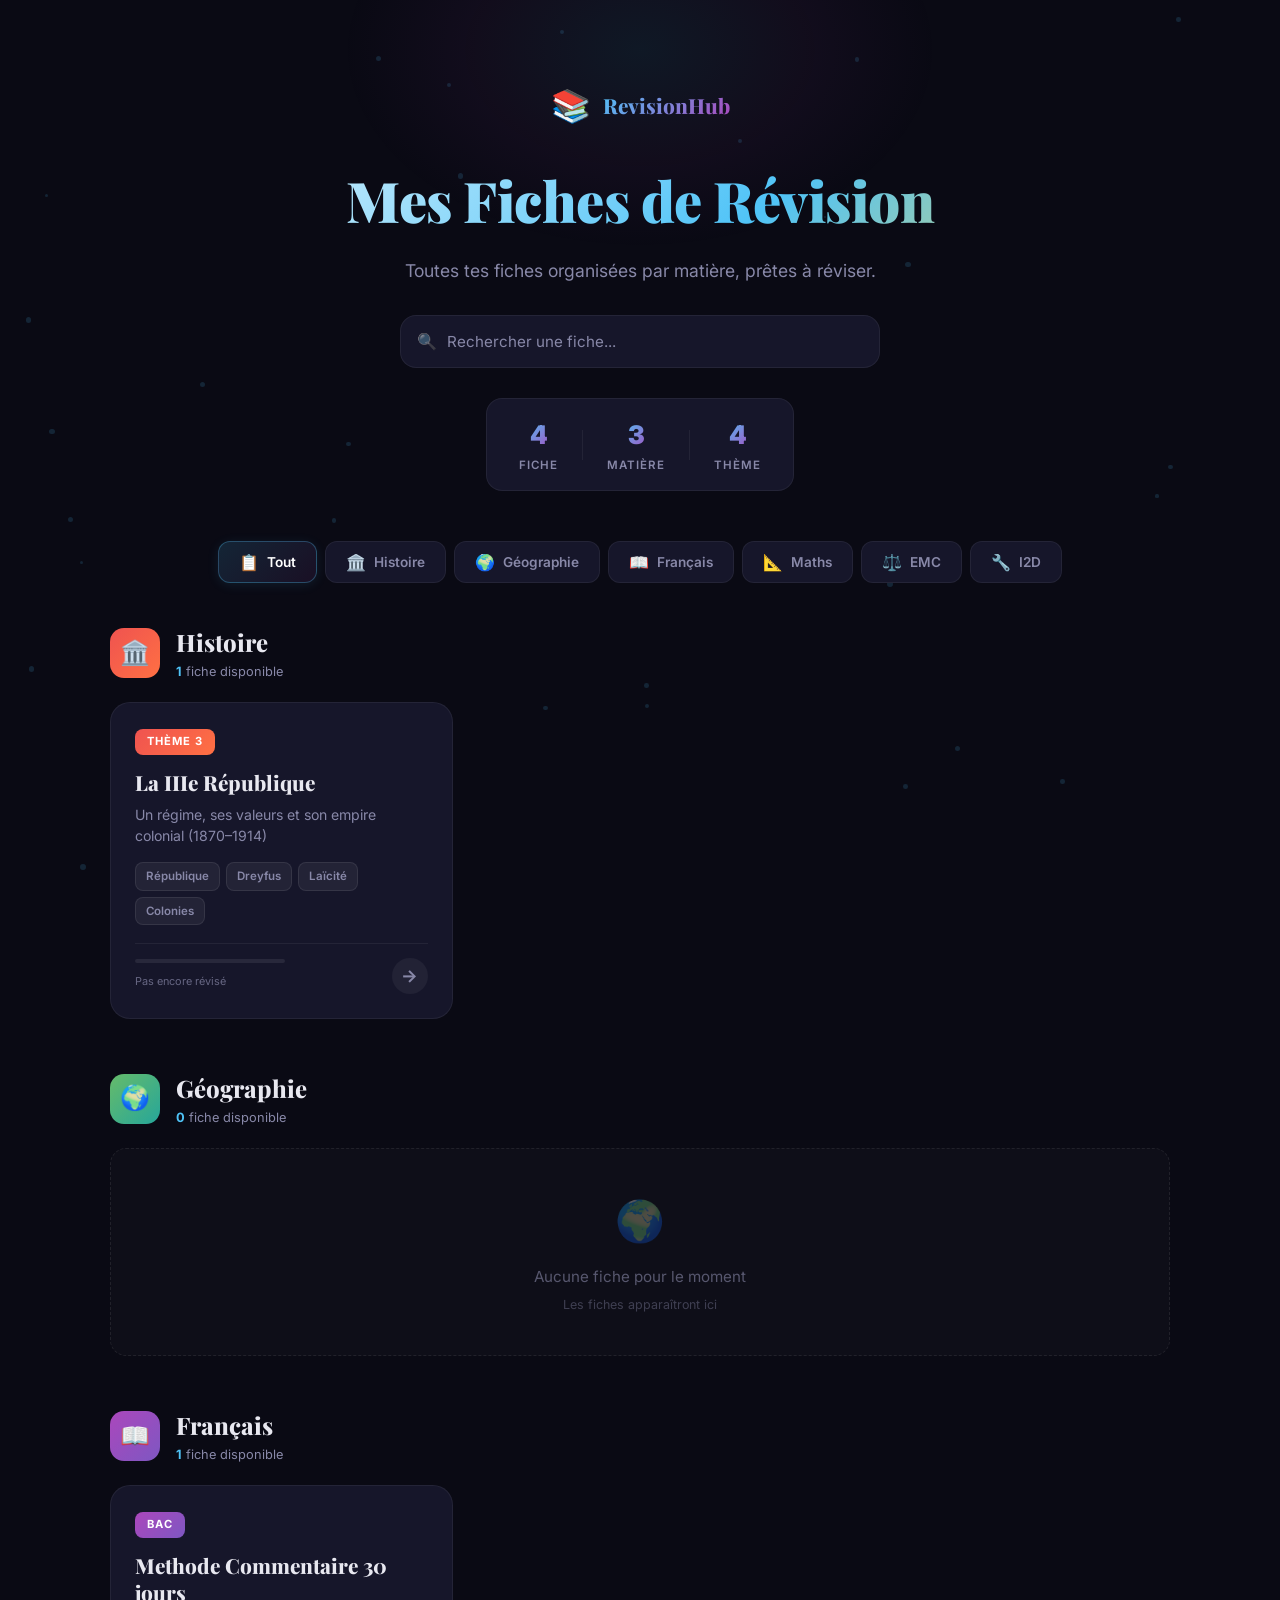
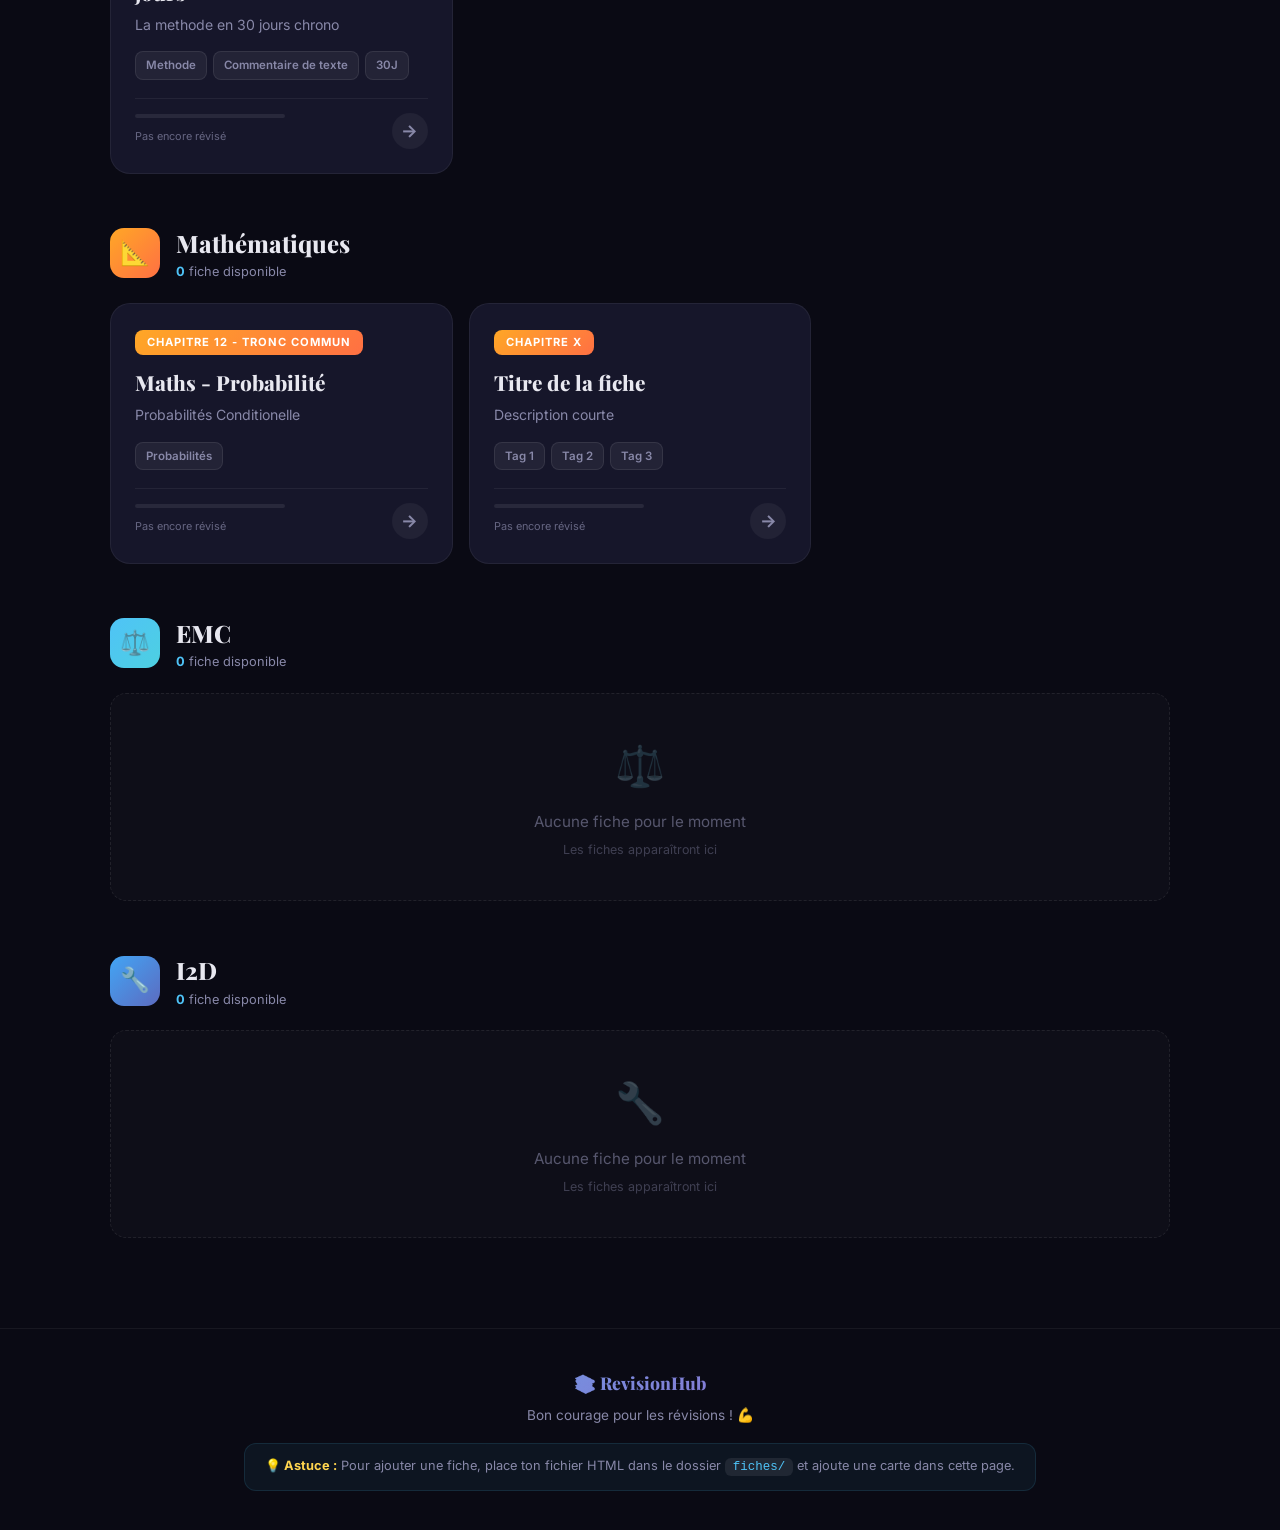
<file: index.html>
<!DOCTYPE html>
<html lang="fr">
<head>
    <meta charset="UTF-8">
    <meta name="viewport" content="width=device-width, initial-scale=1.0">
    <title>Mes Fiches de Révision</title>
    <link rel="stylesheet" href="accueil.css">
    <link rel="apple-touch-icon" href="RevisionHub.png">
    <meta name="apple-mobile-web-app-capable" content="yes">
    <meta name="apple-mobile-web-app-title" content="1STI2D2">
</head>
<body>

    <!-- Particules animées -->
    <div class="particles" id="particles"></div>

    <!-- ======================== HEADER ======================== -->
    <header class="hero">
        <div class="hero-glow"></div>
        <div class="hero-content">
            <div class="logo">
                <div class="logo-icon">📚</div>
                <span class="logo-text">RevisionHub</span>
            </div>
            <h1>Mes Fiches de Révision</h1>
            <p class="hero-subtitle">Toutes tes fiches organisées par matière, prêtes à réviser.</p>

            <!-- Barre de recherche -->
            <div class="search-bar">
                <span class="search-icon">🔍</span>
                <input type="text" id="searchInput" placeholder="Rechercher une fiche..." oninput="filterCards()">
                <span class="search-clear" id="searchClear" onclick="clearSearch()">✕</span>
            </div>

            <!-- Stats rapides -->
            <div class="hero-stats">
                <div class="hero-stat">
                    <span class="hero-stat-number" id="totalFiches">1</span>
                    <span class="hero-stat-label">Fiche</span>
                </div>
                <div class="hero-stat-divider"></div>
                <div class="hero-stat">
                    <span class="hero-stat-number" id="totalMatieres">1</span>
                    <span class="hero-stat-label">Matière</span>
                </div>
                <div class="hero-stat-divider"></div>
                <div class="hero-stat">
                    <span class="hero-stat-number" id="totalThemes">1</span>
                    <span class="hero-stat-label">Thème</span>
                </div>
            </div>
        </div>
    </header>

    <!-- ======================== FILTRES PAR MATIÈRE ======================== -->
    <nav class="filter-bar">
        <button class="filter-btn active" onclick="filterBySubject('all', this)">
            <span class="filter-icon">📋</span> Tout
        </button>
        <button class="filter-btn" onclick="filterBySubject('histoire', this)">
            <span class="filter-icon">🏛️</span> Histoire
        </button>
        <button class="filter-btn" onclick="filterBySubject('geographie', this)">
            <span class="filter-icon">🌍</span> Géographie
        </button>
        <button class="filter-btn" onclick="filterBySubject('francais', this)">
            <span class="filter-icon">📖</span> Français
        </button>
        <button class="filter-btn" onclick="filterBySubject('maths', this)">
            <span class="filter-icon">📐</span> Maths
        </button>
        <button class="filter-btn" onclick="filterBySubject('emc', this)">
            <span class="filter-icon">⚖️</span> EMC
        </button>
        <button class="filter-btn" onclick="filterBySubject('i2d', this)">
            <span class="filter-icon">🔧</span> I2D
        </button>
    </nav>

    <!-- ======================== GRILLE DES FICHES ======================== -->
    <main class="fiches-container">

        <!-- Message quand aucun résultat -->
        <div class="no-results" id="noResults">
            <div class="no-results-icon">🔍</div>
            <h3>Aucune fiche trouvée</h3>
            <p>Essaie avec d'autres mots-clés ou change de filtre.</p>
        </div>

        <!-- ====== HISTOIRE ====== -->
        <section class="matiere-section" data-subject="histoire" id="section-histoire">
            <div class="matiere-header">
                <div class="matiere-icon" style="background: linear-gradient(135deg, #ef5350, #ff7043);">🏛️</div>
                <div>
                    <h2>Histoire</h2>
                    <p class="matiere-count"><span class="count-number">1</span> fiche disponible</p>
                </div>
            </div>

            <div class="fiches-grid">

                <!-- Fiche 1 : IIIe République -->
                <a href="fiches/histoire-theme3.html" class="fiche-card" data-subject="histoire" data-tags="république coloniale dreyfus laïcité 1870 1905 empire colonial troisième">
    <div class="fiche-card-glow" style="background: radial-gradient(ellipse at top left, rgba(239,83,80,0.08), transparent 70%);"></div>
    <div class="fiche-card-content">
                        <div class="fiche-badge" style="background: linear-gradient(135deg, #ef5350, #ff7043);">Thème 3</div>
                        <h3 class="fiche-title">La IIIe République</h3>
                        <p class="fiche-desc">Un régime, ses valeurs et son empire colonial (1870–1914)</p>
                        <div class="fiche-tags">
                            <span class="tag">République</span>
                            <span class="tag">Dreyfus</span>
                            <span class="tag">Laïcité</span>
                            <span class="tag">Colonies</span>
                        </div>
                        <div class="fiche-footer">
                            <div class="fiche-progress">
                                <div class="progress-track">
                                    <div class="progress-fill" style="width: 0%;"></div>
                                </div>
                                <span class="progress-label">Pas encore révisé</span>
                            </div>
                            <div class="fiche-arrow">→</div>
                        </div>
                    </div>
                </a>

                <!-- ============================================================
                     MODÈLE POUR AJOUTER UNE NOUVELLE FICHE HISTOIRE :
                     
                <a href="fiches/NOM-DU-FICHIER.html" class="fiche-card" data-subject="histoire" data-tags="mots clés">
                    <div class="fiche-card-glow" style="background: linear-gradient(135deg, rgba(239,83,80,0.15), rgba(255,112,67,0.08));"></div>
                    <div class="fiche-card-content">
                        <div class="fiche-badge" style="background: linear-gradient(135deg, #ef5350, #ff7043);">Thème X</div>
                        <h3 class="fiche-title">Titre</h3>
                        <p class="fiche-desc">Description</p>
                        <div class="fiche-tags">
                            <span class="tag">Tag</span>
                        </div>
                        <div class="fiche-footer">
                            <div class="fiche-progress">
                                <div class="progress-track">
                                    <div class="progress-fill" style="width: 0%;"></div>
                                </div>
                                <span class="progress-label">Pas encore révisé</span>
                            </div>
                            <div class="fiche-arrow">→</div>
                        </div>
                    </div>
                </a>
                ============================================================ -->

            </div>
        </section>

        <!-- ====== GÉOGRAPHIE ====== -->
        <section class="matiere-section" data-subject="geographie" id="section-geographie">
            <div class="matiere-header">
                <div class="matiere-icon" style="background: linear-gradient(135deg, #66bb6a, #26a69a);">🌍</div>
                <div>
                    <h2>Géographie</h2>
                    <p class="matiere-count"><span class="count-number">0</span> fiche disponible</p>
                </div>
            </div>
            <div class="fiches-grid">
                <div class="empty-state">
                    <div class="empty-icon">🌍</div>
                    <p>Aucune fiche pour le moment</p>
                    <span class="empty-hint">Les fiches apparaîtront ici</span>
                </div>
            </div>
        </section>

        <!-- ====== FRANÇAIS ====== -->
        <section class="matiere-section" data-subject="francais" id="section-francais">
            <div class="matiere-header">
                <div class="matiere-icon" style="background: linear-gradient(135deg, #ab47bc, #7e57c2);">📖</div>
                <div>
                    <h2>Français</h2>
                    <p class="matiere-count"><span class="count-number">1</span> fiche disponible</p>
                </div>
            </div>
            <div class="fiches-grid">

                <!-- Fiche 1 : Methode Commentaire 30 jours -->
                <a href="fiches/methode_bac_francais/index.html" class="fiche-card" data-subject="francais" data-tags="mots clés ici">
    <div class="fiche-card-glow" style="background: radial-gradient(ellipse at top left, rgba(171,71,188,0.08), transparent 70%);"></div>
    <div class="fiche-card-content">
        <div class="fiche-badge" style="background: linear-gradient(135deg, #ab47bc, #7e57c2);">BAC</div>
        <h3 class="fiche-title">Methode Commentaire 30 jours</h3>
        <p class="fiche-desc">La methode en 30 jours chrono</p>
        <div class="fiche-tags">
            <span class="tag">Methode </span>
            <span class="tag">Commentaire de texte</span>
            <span class="tag">30J</span>
        </div>
        <div class="fiche-footer">
            <div class="fiche-progress">
                <div class="progress-track">
                    <div class="progress-fill" style="width: 0%;"></div>
                </div>
                <span class="progress-label">Pas encore révisé</span>
            </div>
            <div class="fiche-arrow">→</div>
        </div>
    </div>
</a>
            </div>
        </section>

        <!-- ====== MATHS ====== -->
        <section class="matiere-section" data-subject="maths" id="section-maths">
            <div class="matiere-header">
                <div class="matiere-icon" style="background: linear-gradient(135deg, #ffa726, #ff7043);">📐</div>
                <div>
                    <h2>Mathématiques</h2>
                    <p class="matiere-count"><span class="count-number">0</span> fiche disponible</p>
                </div>
            </div>
            <div class="fiches-grid">

                <!-- Fiche 1 : Maths - Probabilité -->
                <a href="fiches/Math_proba.html" class="fiche-card" data-subject="maths" data-tags="Tronc commun">
                    <div class="fiche-card-glow" style="background: radial-gradient(ellipse at top left, rgba(255,167,38,0.08), transparent 70%);"></div>
                    <div class="fiche-card-content">
                        <div class="fiche-badge" style="background: linear-gradient(135deg, #ffa726, #ff7043);">Chapitre 12 - tronc commun</div>
                        <h3 class="fiche-title">Maths - Probabilité</h3>
                        <p class="fiche-desc">Probabilités Conditionelle</p>
                        <div class="fiche-tags">
                            <span class="tag">Probabilités</span>
                        </div>
                        <div class="fiche-footer">
                            <div class="fiche-progress">
                                <div class="progress-track">
                                    <div class="progress-fill" style="width: 0%;"></div>
                                </div>
                                <span class="progress-label">Pas encore révisé</span>
                            </div>
                            <div class="fiche-arrow">→</div>
                        </div>
                    </div>
                </a>
                
<a href="fiches/integration.html" class="fiche-card" data-subject="maths" data-tags="mots clés ici">
    <div class="fiche-card-glow" style="background: radial-gradient(ellipse at top left, rgba(255,167,38,0.08), transparent 70%);"></div>
    <div class="fiche-card-content">
        <div class="fiche-badge" style="background: linear-gradient(135deg, #ffa726, #ff7043);">Chapitre X</div>
        <h3 class="fiche-title">Titre de la fiche</h3>
        <p class="fiche-desc">Description courte</p>
        <div class="fiche-tags">
            <span class="tag">Tag 1</span>
            <span class="tag">Tag 2</span>
            <span class="tag">Tag 3</span>
        </div>
        <div class="fiche-footer">
            <div class="fiche-progress">
                <div class="progress-track">
                    <div class="progress-fill" style="width: 0%;"></div>
                </div>
                <span class="progress-label">Pas encore révisé</span>
            </div>
            <div class="fiche-arrow">→</div>
        </div>
    </div>
</a>
            </div>
        </section>

        <!-- ====== EMC ====== -->
        <section class="matiere-section" data-subject="emc" id="section-emc">
            <div class="matiere-header">
                <div class="matiere-icon" style="background: linear-gradient(135deg, #4fc3f7, #4dd0e1);">⚖️</div>
                <div>
                    <h2>EMC</h2>
                    <p class="matiere-count"><span class="count-number">0</span> fiche disponible</p>
                </div>
            </div>
            <div class="fiches-grid">
                <div class="empty-state">
                    <div class="empty-icon">⚖️</div>
                    <p>Aucune fiche pour le moment</p>
                    <span class="empty-hint">Les fiches apparaîtront ici</span>
                </div>
            </div>
        </section>

        <!-- ====== I2D ====== -->
        <section class="matiere-section" data-subject="i2d" id="section-i2d">
            <div class="matiere-header">
                <div class="matiere-icon" style="background: linear-gradient(135deg, #42a5f5, #5c6bc0);">🔧</div>
                <div>
                    <h2>I2D</h2>
                    <p class="matiere-count"><span class="count-number">0</span> fiche disponible</p>
                </div>
            </div>
            <div class="fiches-grid">
                <div class="empty-state">
                    <div class="empty-icon">🔧</div>
                    <p>Aucune fiche pour le moment</p>
                    <span class="empty-hint">Les fiches apparaîtront ici</span>
                </div>

                <!-- ============================================================
                     MODÈLE POUR AJOUTER UNE FICHE I2D :
                     
                <a href="fiches/NOM-DU-FICHIER.html" class="fiche-card" data-subject="i2d" data-tags="mots clés">
                    <div class="fiche-card-glow" style="background: linear-gradient(135deg, rgba(66,165,245,0.15), rgba(92,107,192,0.08));"></div>
                    <div class="fiche-card-content">
                        <div class="fiche-badge" style="background: linear-gradient(135deg, #42a5f5, #5c6bc0);">Chapitre X</div>
                        <h3 class="fiche-title">Titre</h3>
                        <p class="fiche-desc">Description</p>
                        <div class="fiche-tags">
                            <span class="tag">Tag</span>
                        </div>
                        <div class="fiche-footer">
                            <div class="fiche-progress">
                                <div class="progress-track">
                                    <div class="progress-fill" style="width: 0%;"></div>
                                </div>
                                <span class="progress-label">Pas encore révisé</span>
                            </div>
                            <div class="fiche-arrow">→</div>
                        </div>
                    </div>
                </a>
                ============================================================ -->

            </div>
        </section>

    </main>

    <!-- ======================== FOOTER ======================== -->
    <footer class="footer">
        <div class="footer-content">
            <div class="footer-logo">📚 RevisionHub</div>
            <p>Bon courage pour les révisions ! 💪</p>
            <div class="footer-tip">
                <strong>💡 Astuce :</strong> Pour ajouter une fiche, place ton fichier HTML dans le dossier <code>fiches/</code> et ajoute une carte dans cette page.
            </div>
        </div>
    </footer>

    <!-- ======================== JAVASCRIPT ======================== -->
    <script>
        // ===== PARTICULES D'ARRIÈRE-PLAN =====
        function createParticles() {
            const container = document.getElementById('particles');
            for (let i = 0; i < 30; i++) {
                const particle = document.createElement('div');
                particle.className = 'particle';
                particle.style.left = Math.random() * 100 + '%';
                particle.style.top = Math.random() * 100 + '%';
                particle.style.width = (Math.random() * 4 + 2) + 'px';
                particle.style.height = particle.style.width;
                particle.style.animationDelay = Math.random() * 8 + 's';
                particle.style.animationDuration = (Math.random() * 10 + 10) + 's';
                container.appendChild(particle);
            }
        }
        createParticles();

        // ===== FILTRER PAR MATIÈRE =====
        function filterBySubject(subject, btn) {
            document.querySelectorAll('.filter-btn').forEach(b => b.classList.remove('active'));
            btn.classList.add('active');

            const sections = document.querySelectorAll('.matiere-section');
            sections.forEach(section => {
                if (subject === 'all' || section.dataset.subject === subject) {
                    section.style.display = '';
                    section.style.animation = 'fadeUp 0.4s ease-out';
                } else {
                    section.style.display = 'none';
                }
            });

            checkNoResults();
        }

        // ===== RECHERCHE =====
        function filterCards() {
            const query = document.getElementById('searchInput').value.toLowerCase().trim();
            const clearBtn = document.getElementById('searchClear');
            clearBtn.style.display = query ? 'flex' : 'none';

            const cards = document.querySelectorAll('.fiche-card');
            const sections = document.querySelectorAll('.matiere-section');

            if (!query) {
                cards.forEach(card => {
                    card.style.display = '';
                    card.style.animation = 'fadeUp 0.3s ease-out';
                });
                sections.forEach(s => s.style.display = '');
                checkNoResults();
                return;
            }

            cards.forEach(card => {
                const title = card.querySelector('.fiche-title').textContent.toLowerCase();
                const desc = card.querySelector('.fiche-desc').textContent.toLowerCase();
                const tags = card.dataset.tags?.toLowerCase() || '';
                const match = title.includes(query) || desc.includes(query) || tags.includes(query);
                card.style.display = match ? '' : 'none';
                if (match) card.style.animation = 'fadeUp 0.3s ease-out';
            });

            sections.forEach(section => {
                const allCards = section.querySelectorAll('.fiche-card');
                let count = 0;
                allCards.forEach(c => { if (c.style.display !== 'none') count++; });
                section.style.display = count > 0 ? '' : 'none';
            });

            checkNoResults();
        }

        function clearSearch() {
            document.getElementById('searchInput').value = '';
            document.getElementById('searchClear').style.display = 'none';
            filterCards();
        }

        function checkNoResults() {
            const sections = document.querySelectorAll('.matiere-section');
            let anyVisible = false;
            sections.forEach(s => {
                if (s.style.display !== 'none') {
                    const cards = s.querySelectorAll('.fiche-card');
                    cards.forEach(c => {
                        if (c.style.display !== 'none') anyVisible = true;
                    });
                    if (cards.length === 0 && s.style.display !== 'none') anyVisible = true;
                }
            });
            document.getElementById('noResults').style.display = anyVisible ? 'none' : 'flex';
        }

        // ===== COMPTEURS =====
        function updateCounts() {
            const allCards = document.querySelectorAll('.fiche-card');
            document.getElementById('totalFiches').textContent = allCards.length;

            const subjects = new Set();
            allCards.forEach(c => subjects.add(c.dataset.subject));
            document.getElementById('totalMatieres').textContent = subjects.size;
            document.getElementById('totalThemes').textContent = allCards.length;
        }
        updateCounts();
    </script>

</body>
</html>
</file>
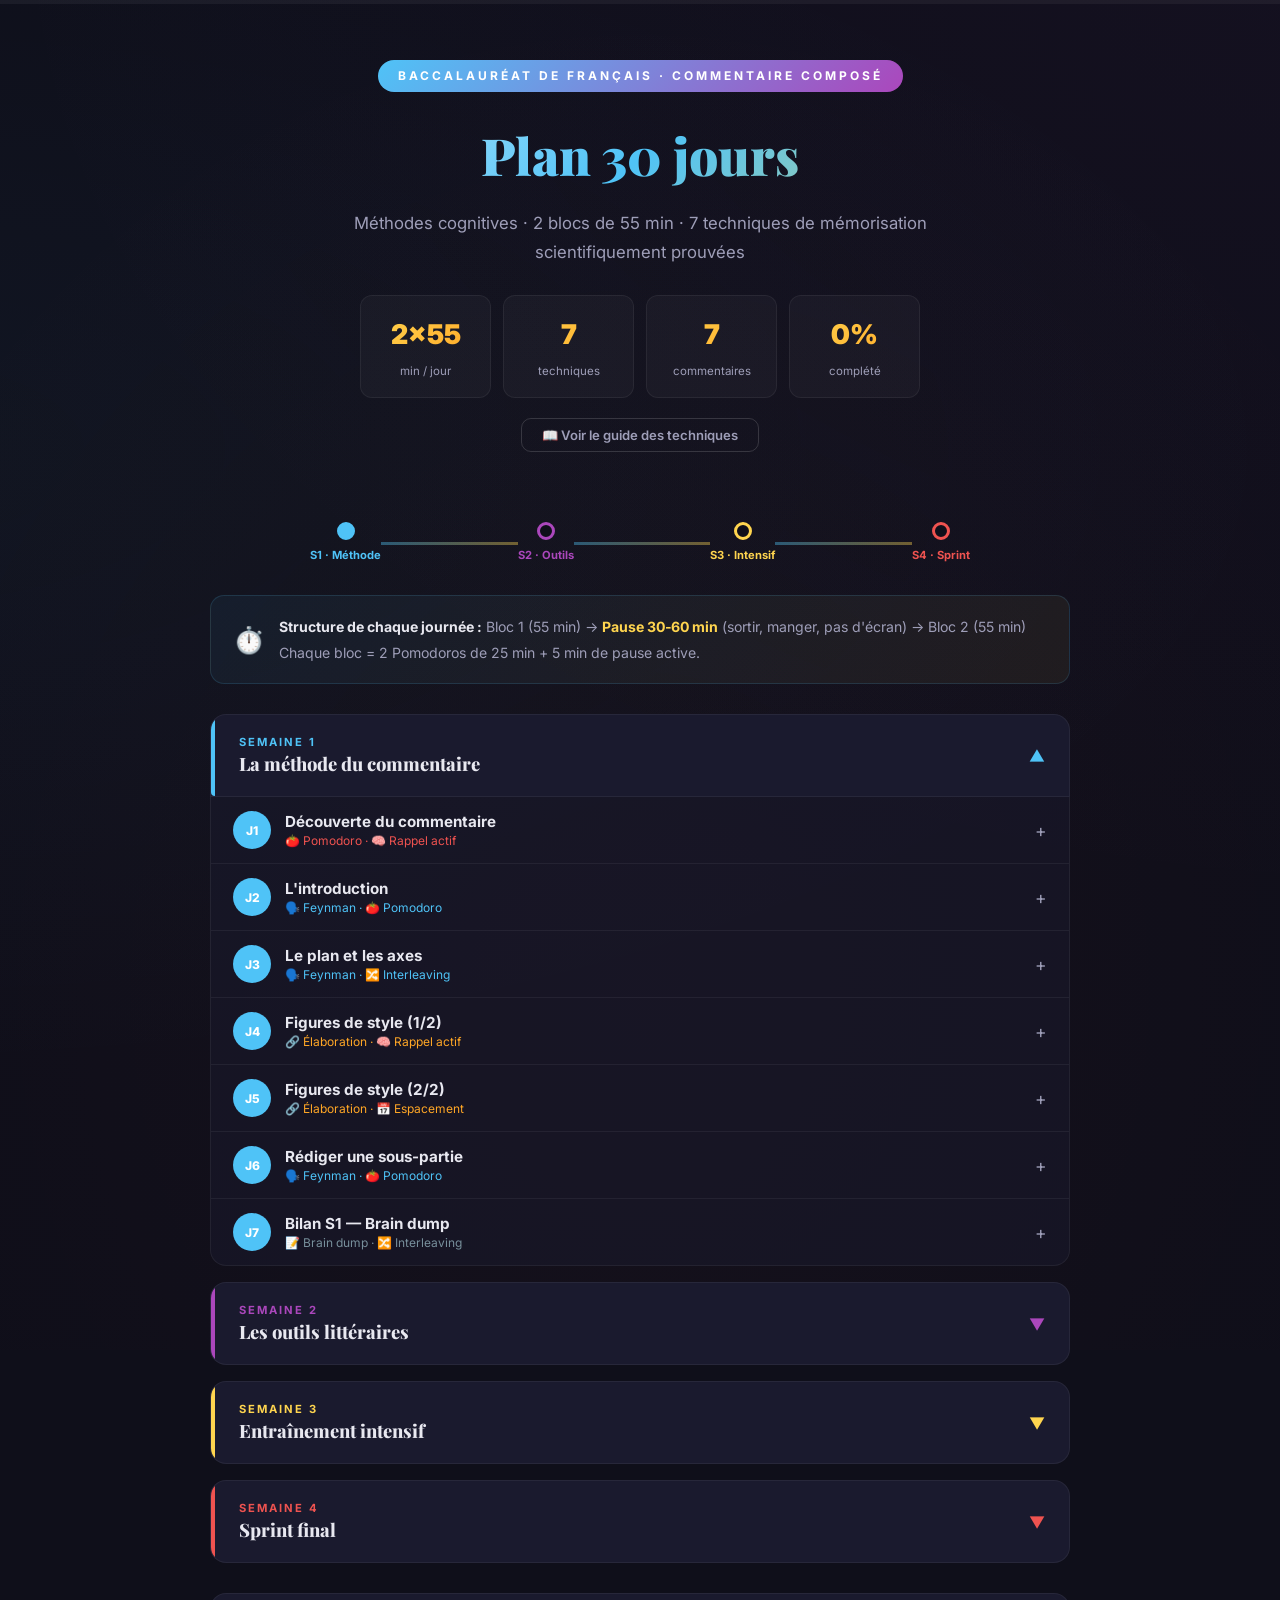
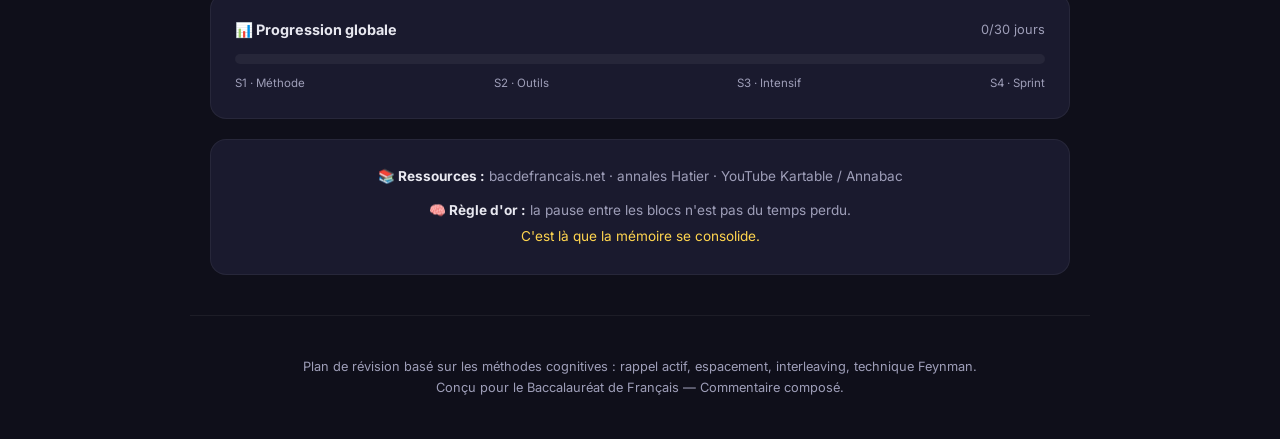
<file: fiches/methode_bac_francais/index.html>
<!DOCTYPE html>
<html lang="fr">
<head>
<meta charset="UTF-8"/>
<meta name="viewport" content="width=device-width, initial-scale=1.0"/>
<title>Plan 30 Jours — Bac de Français</title>
<link rel="preconnect" href="https://fonts.googleapis.com"/>
<link rel="preconnect" href="https://fonts.gstatic.com" crossorigin/>
<link href="https://fonts.googleapis.com/css2?family=Inter:wght@400;600;700;800;900&family=Playfair+Display:wght@700;800;900&display=swap" rel="stylesheet"/>
<style>
:root{--bg:#0f0f1a;--card-bg:#1a1a2e;--card-hover:#22223a;--accent-blue:#4fc3f7;--accent-red:#ef5350;--accent-gold:#ffd54f;--accent-green:#66bb6a;--accent-purple:#ab47bc;--accent-orange:#ffa726;--text:#e8e8f0;--text-muted:#9e9eb8;--border:rgba(255,255,255,0.06)}
*{margin:0;padding:0;box-sizing:border-box}
body{font-family:'Inter',sans-serif;background:var(--bg);color:var(--text);line-height:1.7;overflow-x:hidden}
body::before{content:'';position:fixed;top:-50%;left:-50%;width:200%;height:200%;background:radial-gradient(ellipse at 20% 50%,rgba(79,195,247,0.04) 0%,transparent 50%),radial-gradient(ellipse at 80% 20%,rgba(171,71,188,0.04) 0%,transparent 50%),radial-gradient(ellipse at 50% 80%,rgba(239,83,80,0.03) 0%,transparent 50%);animation:bgFloat 20s ease-in-out infinite;z-index:-1;pointer-events:none}
@keyframes bgFloat{0%,100%{transform:translate(0,0) rotate(0deg)}33%{transform:translate(2%,-2%) rotate(1deg)}66%{transform:translate(-1%,1%) rotate(-1deg)}}
@keyframes fadeUp{from{opacity:0;transform:translateY(20px)}to{opacity:1;transform:translateY(0)}}

#scrollBar-wrap{position:fixed;top:0;left:0;width:100%;height:4px;z-index:1000;background:rgba(255,255,255,0.05)}
#scrollBar{height:100%;background:linear-gradient(90deg,var(--accent-blue),var(--accent-purple),var(--accent-gold));width:0%;transition:width .1s}

.hero{text-align:center;padding:60px 20px 40px}
.hero-badge{display:inline-block;background:linear-gradient(135deg,var(--accent-blue),var(--accent-purple));color:#fff;font-size:.75rem;font-weight:700;letter-spacing:3px;text-transform:uppercase;padding:6px 20px;border-radius:30px;margin-bottom:20px}
.hero h1{font-family:'Playfair Display',serif;font-size:clamp(2rem,5vw,3.2rem);font-weight:900;background:linear-gradient(135deg,#fff 0%,var(--accent-blue) 50%,var(--accent-gold) 100%);-webkit-background-clip:text;-webkit-text-fill-color:transparent;background-clip:text;margin-bottom:10px}
.hero p{color:var(--text-muted);font-size:1.05rem;max-width:600px;margin:0 auto}

.stat-bar{display:flex;gap:12px;flex-wrap:wrap;margin:28px auto 0;max-width:560px;justify-content:center}
.stat-item{flex:1;min-width:110px;background:rgba(255,255,255,0.03);border:1px solid var(--border);border-radius:12px;padding:16px 10px;text-align:center;transition:all .3s}
.stat-item:hover{background:rgba(255,213,79,0.06);border-color:rgba(255,213,79,0.2)}
.stat-item .number{font-size:1.7rem;font-weight:900;background:linear-gradient(135deg,var(--accent-gold),var(--accent-orange));-webkit-background-clip:text;-webkit-text-fill-color:transparent;background-clip:text}
.stat-item .label{font-size:.72rem;color:var(--text-muted);margin-top:4px}

.guide-toggle{background:transparent;border:1px solid rgba(255,255,255,0.15);color:var(--text-muted);border-radius:10px;padding:8px 20px;cursor:pointer;font-size:.82rem;font-weight:600;transition:all .3s;margin-top:20px;font-family:inherit}
.guide-toggle:hover{border-color:var(--accent-blue);color:var(--accent-blue);background:rgba(79,195,247,0.06)}

.technique-grid{display:none;grid-template-columns:repeat(auto-fill,minmax(260px,1fr));gap:14px;max-width:900px;margin:0 auto;padding:0 20px 30px;animation:fadeUp .4s ease-out}
.technique-grid.open{display:grid}
.technique-card{background:var(--card-bg);border:1px solid var(--border);border-radius:14px;padding:18px 20px 18px 24px;transition:all .3s;position:relative;overflow:hidden}
.technique-card:hover{background:var(--card-hover);transform:translateY(-2px);box-shadow:0 6px 24px rgba(0,0,0,0.3)}
.tech-bar{position:absolute;top:0;left:0;width:4px;height:100%;border-radius:4px 0 0 4px}
.tech-name{font-weight:700;font-size:.95rem;margin-bottom:4px}
.tech-short{font-size:.8rem;color:var(--text-muted);margin-bottom:8px}
.tech-desc{font-size:.78rem;color:var(--text-muted);opacity:.7;line-height:1.6}

.timeline-bar{display:flex;justify-content:center;align-items:center;gap:0;margin:30px auto;max-width:700px;padding:0 20px}
.timeline-node{display:flex;flex-direction:column;align-items:center;z-index:2;cursor:pointer}
.timeline-node .dot{width:18px;height:18px;border-radius:50%;border:3px solid;background:var(--bg);transition:all .3s}
.timeline-node:hover .dot{transform:scale(1.3)}
.timeline-node .tlabel{font-size:.7rem;font-weight:700;margin-top:6px;white-space:nowrap}
.timeline-line{flex:1;height:3px;background:linear-gradient(90deg,var(--accent-blue),var(--accent-gold));opacity:.4;min-width:30px}

.structure-reminder{max-width:900px;margin:0 auto 30px;padding:0 20px}
.structure-box{background:linear-gradient(135deg,rgba(79,195,247,0.06),rgba(255,213,79,0.06));border:1px solid rgba(79,195,247,0.15);border-radius:14px;padding:18px 22px;display:flex;gap:14px;align-items:center}
.struct-icon{font-size:1.6rem;flex-shrink:0}
.struct-text{font-size:.88rem;color:var(--text-muted);line-height:1.8}
.struct-text strong{color:var(--text)}

.week-container{max-width:900px;margin:0 auto 16px;padding:0 20px}
.week-header{width:100%;background:var(--card-bg);border:1px solid var(--border);border-radius:16px;padding:20px 24px 20px 28px;display:flex;align-items:center;justify-content:space-between;cursor:pointer;transition:all .3s;position:relative;overflow:hidden;color:var(--text);font-family:inherit;text-align:left;font-size:inherit}
.week-header:hover{background:var(--card-hover);border-color:rgba(255,255,255,0.1)}
.week-header.open{border-radius:16px 16px 0 0}
.wbar{position:absolute;top:0;left:0;width:4px;height:100%;border-radius:4px 0 0 4px}
.week-num{font-size:.7rem;font-weight:700;letter-spacing:2px;text-transform:uppercase}
.week-subtitle{font-family:'Playfair Display',serif;font-weight:800;font-size:1.15rem;margin-top:2px}
.week-arrow{font-size:1rem;transition:transform .3s;display:inline-block}
.week-arrow.open{transform:rotate(180deg)}

.week-body{background:rgba(26,26,46,0.5);border:1px solid var(--border);border-top:none;border-radius:0 0 16px 16px;overflow:hidden;animation:fadeUp .4s ease-out}

.day-row{border-bottom:1px solid var(--border)}
.day-row:last-child{border-bottom:none}
.day-header{width:100%;padding:14px 22px;display:flex;align-items:center;gap:14px;cursor:pointer;transition:all .2s;background:transparent;border:none;color:var(--text);font-family:inherit;text-align:left;font-size:inherit}
.day-header:hover{background:rgba(255,255,255,0.03)}
.day-badge{width:38px;height:38px;border-radius:50%;display:flex;align-items:center;justify-content:center;font-weight:800;font-size:.75rem;color:#fff;flex-shrink:0;transition:all .3s}
.day-title{font-weight:700;font-size:.95rem;transition:all .3s}
.day-techniques{font-size:.75rem;margin-top:2px}
.day-toggle{margin-left:auto;font-size:1.1rem;transition:transform .3s;color:var(--text-muted);flex-shrink:0}

.day-content{padding:8px 22px 22px 74px;animation:fadeUp .4s ease-out}

.bloc-header{display:flex;align-items:center;gap:10px;margin-bottom:10px;flex-wrap:wrap}
.bloc-tech-badge{display:inline-flex;align-items:center;gap:5px;padding:3px 12px;border-radius:8px;font-size:.72rem;font-weight:700;color:#fff;white-space:nowrap}
.bloc-label{font-size:.8rem;font-weight:700;color:var(--text)}
.bloc-duree{margin-left:auto;font-size:.72rem;color:var(--text-muted);white-space:nowrap}

.seance-item{display:flex;gap:10px;align-items:flex-start;margin-bottom:8px}
.seance-dot{width:6px;height:6px;border-radius:50%;margin-top:9px;flex-shrink:0}
.seance-text{font-size:.85rem;line-height:1.7;color:var(--text-muted)}
.seance-pause{color:rgba(158,158,184,0.5);font-style:italic}

.pause-box{margin:14px 0;padding:12px 16px;background:rgba(255,213,79,0.06);border:1px dashed rgba(255,213,79,0.25);border-radius:10px;display:flex;gap:10px;align-items:center}
.pause-box .pause-icon{font-size:1.2rem;flex-shrink:0}
.pause-box strong{display:block;font-size:.72rem;color:var(--accent-gold);letter-spacing:1px;text-transform:uppercase}
.pause-box .pause-desc{font-size:.78rem;color:var(--text-muted)}

.objectif-box{margin-top:14px;padding:12px 16px 12px 19px;border-radius:0 10px 10px 0;position:relative}
.obj-bar{position:absolute;top:0;left:0;width:3px;height:100%;border-radius:3px}
.objectif-label{font-size:.7rem;font-weight:700;letter-spacing:1px;text-transform:uppercase;margin-bottom:4px}
.objectif-text{font-size:.85rem;color:var(--text-muted);line-height:1.7}

.complete-btn{margin-top:14px;width:100%;padding:10px 16px;border-radius:10px;border:1px solid var(--border);background:rgba(255,255,255,0.03);color:var(--text-muted);cursor:pointer;font-size:.82rem;font-weight:600;transition:all .3s;font-family:inherit}
.complete-btn:hover{border-color:var(--accent-green);color:var(--accent-green);background:rgba(102,187,106,0.06)}
.complete-btn.done{border-color:var(--accent-green);color:var(--accent-green);background:rgba(102,187,106,0.1)}

.progress-section{max-width:900px;margin:30px auto 0;padding:0 20px}
.progress-card{background:var(--card-bg);border:1px solid var(--border);border-radius:16px;padding:24px}
.progress-top{display:flex;justify-content:space-between;align-items:center;margin-bottom:12px}
.progress-title{font-weight:700;font-size:.9rem}
.progress-count{font-size:.8rem;color:var(--text-muted)}
.progress-track{background:rgba(255,255,255,0.05);border-radius:8px;height:10px;overflow:hidden}
.progress-fill{height:100%;background:linear-gradient(90deg,var(--accent-blue),var(--accent-purple),var(--accent-gold));border-radius:8px;transition:width .5s ease;width:0%}
.progress-labels{display:flex;justify-content:space-between;margin-top:10px;font-size:.72rem;color:var(--text-muted)}

.resources-box{max-width:900px;margin:20px auto 0;padding:0 20px}
.resources-inner{background:var(--card-bg);border:1px solid var(--border);border-radius:16px;padding:24px;text-align:center}
.resources-inner strong{color:var(--text)}
.resources-inner p{font-size:.85rem;color:var(--text-muted);line-height:1.9;margin:0}
.hl-gold{color:var(--accent-gold)}

.footer{text-align:center;padding:40px 20px;color:var(--text-muted);font-size:.8rem;border-top:1px solid var(--border);margin-top:40px;max-width:900px;margin-left:auto;margin-right:auto}

::-webkit-scrollbar{width:6px}
::-webkit-scrollbar-track{background:var(--bg)}
::-webkit-scrollbar-thumb{background:rgba(255,255,255,0.1);border-radius:3px}

@media(max-width:600px){
.hero{padding:40px 16px 30px}
.stat-bar{gap:8px}
.stat-item{min-width:70px;padding:12px 6px}
.stat-item .number{font-size:1.2rem}
.stat-item .label{font-size:.6rem}
.technique-grid.open{grid-template-columns:1fr}
.day-content{padding-left:22px}
.week-subtitle{font-size:1rem}
.timeline-node .tlabel{font-size:.55rem}
.bloc-header{gap:6px}
.structure-box{flex-direction:column;gap:8px}
}
</style>
</head>
<body>

<div id="scrollBar-wrap"><div id="scrollBar"></div></div>

<div class="hero">
  <div class="hero-badge">Baccalauréat de Français · Commentaire composé</div>
  <h1>Plan 30 jours</h1>
  <p>Méthodes cognitives · 2 blocs de 55 min · 7 techniques de mémorisation scientifiquement prouvées</p>
  <div class="stat-bar">
    <div class="stat-item"><div class="number">2×55</div><div class="label">min / jour</div></div>
    <div class="stat-item"><div class="number">7</div><div class="label">techniques</div></div>
    <div class="stat-item"><div class="number">7</div><div class="label">commentaires</div></div>
    <div class="stat-item"><div class="number" id="statPct">0%</div><div class="label">complété</div></div>
  </div>
  <button class="guide-toggle" id="guideBtn" onclick="toggleGuide()">📖 Voir le guide des techniques</button>
</div>

<div class="technique-grid" id="guideGrid"></div>
<div class="timeline-bar" id="timeline"></div>

<div class="structure-reminder">
  <div class="structure-box">
    <span class="struct-icon">⏱️</span>
    <div class="struct-text">
      <strong>Structure de chaque journée :</strong> Bloc 1 (55 min) → <strong style="color:var(--accent-gold)">Pause 30‑60 min</strong> (sortir, manger, pas d'écran) → Bloc 2 (55 min)<br>
      Chaque bloc = 2 Pomodoros de 25 min + 5 min de pause active.
    </div>
  </div>
</div>

<div id="weeksRoot"></div>

<div class="progress-section">
  <div class="progress-card">
    <div class="progress-top">
      <span class="progress-title">📊 Progression globale</span>
      <span class="progress-count" id="pCount">0/30 jours</span>
    </div>
    <div class="progress-track"><div class="progress-fill" id="pFill"></div></div>
    <div class="progress-labels"><span>S1 · Méthode</span><span>S2 · Outils</span><span>S3 · Intensif</span><span>S4 · Sprint</span></div>
  </div>
</div>

<div class="resources-box">
  <div class="resources-inner">
    <p><strong>📚 Ressources :</strong> bacdefrancais.net · annales Hatier · YouTube Kartable / Annabac</p>
    <p style="margin-top:8px"><strong>🧠 Règle d'or :</strong> la pause entre les blocs n'est pas du temps perdu.<br><span class="hl-gold">C'est là que la mémoire se consolide.</span></p>
  </div>
</div>

<div class="footer">
  Plan de révision basé sur les méthodes cognitives : rappel actif, espacement, interleaving, technique Feynman.<br>
  Conçu pour le Baccalauréat de Français — Commentaire composé.
</div>

<script>
/* ═══════════════ DATA ═══════════════ */
var T={
pomodoro:{n:"Pomodoro",e:"🍅",c:"#ef5350",s:"25 min travail · 5 min pause",d:"Le cerveau maintient une concentration maximale environ 25 min. Après, les performances chutent. La pause active la consolidation mémorielle."},
recall:{n:"Rappel actif",e:"🧠",c:"#ab47bc",s:"Ferme le cours → restitue de mémoire",d:"Se forcer à retrouver l'info sans regarder est 3× plus efficace que de relire. Chaque rappel renforce les connexions neuronales."},
feynman:{n:"Feynman",e:"🗣️",c:"#4fc3f7",s:"Explique à voix haute comme à un enfant",d:"Si tu ne peux pas l'expliquer simplement, tu ne l'as pas compris. Ça révèle tes lacunes exactes."},
interleaving:{n:"Interleaving",e:"🔀",c:"#66bb6a",s:"Alterne les types de tâches",d:"Varier les exercices force le cerveau à s'adapter. Plus difficile sur le moment, bien plus efficace à long terme."},
elaboration:{n:"Élaboration",e:"🔗",c:"#ffa726",s:"Relie chaque notion à ce que tu sais déjà",d:"Créer des liens entre les idées ancre l'information dans ta mémoire à long terme."},
spacing:{n:"Espacement",e:"📅",c:"#26a69a",s:"Révise une notion plusieurs fois, espacées",d:"Revoir une notion à J+1, J+3, J+7 est bien plus efficace que la revoir 3 fois d'affilée. Le cerveau consolide pendant le sommeil."},
dumpBrain:{n:"Brain dump",e:"📝",c:"#78909c",s:"Vide tout ce que tu sais sur une feuille",d:"Avant de relire un cours, écris tout ce dont tu te souviens. Ça mesure ta rétention réelle et identifie ce qu'il faut retravailler."}
};

var W=[
{num:1,sub:"La méthode du commentaire",col:"rgba(79,195,247,0.06)",ac:"#4fc3f7",days:[
{day:1,t:"Découverte du commentaire",b1:{dur:"55 min",lab:"BLOC 1 — Comprendre",tech:"pomodoro",s:[{d:"25 min",t:"🍅 Regarder une vidéo 'méthode commentaire bac' sur YouTube (Kartable, Annabac...)"},{d:"5 min",t:"⏸️ Pause — marche, eau, pas d'écran"},{d:"25 min",t:"🍅 Lire 1 commentaire corrigé complet sur bacdefrancais.net en surlignant la structure"}]},p:1,b2:{dur:"55 min",lab:"BLOC 2 — Mémoriser",tech:"recall",s:[{d:"25 min",t:"🍅 Rappel actif : ferme tout → écris de mémoire la structure d'un commentaire (intro, axes, conclu)"},{d:"5 min",t:"⏸️ Pause"},{d:"25 min",t:"🍅 Compare avec tes notes → corrige → refais le rappel une 2ème fois"}]},obj:"À la fin du jour 1, tu dois pouvoir dicter la structure d'un commentaire sans regarder."},
{day:2,t:"L'introduction",b1:{dur:"55 min",lab:"BLOC 1 — Apprendre",tech:"feynman",s:[{d:"25 min",t:"🍅 Lire 3 exemples d'introductions corrigées · noter la structure (amorce → texte → problématique → plan)"},{d:"5 min",t:"⏸️ Pause"},{d:"25 min",t:"🗣️ Feynman : explique à voix haute ce qu'est une bonne intro, comme si tu l'expliquais à un ami"}]},p:1,b2:{dur:"55 min",lab:"BLOC 2 — Pratiquer",tech:"pomodoro",s:[{d:"25 min",t:"🍅 Rédiger 1 introduction complète sur un texte (annale)"},{d:"5 min",t:"⏸️ Pause"},{d:"25 min",t:"🍅 Rédiger une 2ème introduction · puis comparer les 2 avec un corrigé"}]},obj:"2 introductions rédigées + comprendre pourquoi la problématique est le point le plus difficile."},
{day:3,t:"Le plan et les axes",b1:{dur:"55 min",lab:"BLOC 1 — Méthode",tech:"feynman",s:[{d:"25 min",t:"🍅 Lire comment construire un plan en 2‑3 axes · un axe = réponse partielle à la problématique"},{d:"5 min",t:"⏸️ Pause"},{d:"25 min",t:"🗣️ Feynman : explique la différence entre un plan 'description' et un plan 'analyse'"}]},p:1,b2:{dur:"55 min",lab:"BLOC 2 — Interleaving",tech:"interleaving",s:[{d:"25 min",t:"🔀 Sur 3 textes différents (poésie, roman, théâtre) : trouver un plan sans rédiger"},{d:"5 min",t:"⏸️ Pause"},{d:"25 min",t:"🔀 Vérifier avec les corrigés · pour chaque erreur, écrire POURQUOI le bon plan est meilleur"}]},obj:"Être capable de trouver un plan en moins de 15 min sur un texte inconnu."},
{day:4,t:"Figures de style (1/2)",b1:{dur:"55 min",lab:"BLOC 1 — Mémorisation",tech:"elaboration",s:[{d:"25 min",t:"🍅 Apprendre 5 figures : métaphore, comparaison, personnification, anaphore, hyperbole · exemple perso pour chacune"},{d:"5 min",t:"⏸️ Pause"},{d:"25 min",t:"🔗 Élaboration : écrire une phrase d'analyse pour chaque figure"}]},p:1,b2:{dur:"55 min",lab:"BLOC 2 — Rappel actif",tech:"recall",s:[{d:"25 min",t:"🧠 Rappel actif : feuille blanche → écrire de mémoire les 5 figures + 1 exemple + 1 formule d'analyse"},{d:"5 min",t:"⏸️ Pause"},{d:"25 min",t:"🍅 Exercice d'identification : trouver et nommer les figures dans 5 extraits courts"}]},obj:"5 figures mémorisées avec exemple + formule d'analyse. Pas juste le nom."},
{day:5,t:"Figures de style (2/2)",b1:{dur:"55 min",lab:"BLOC 1 — Nouvelles figures",tech:"elaboration",s:[{d:"25 min",t:"🍅 Apprendre 5 figures : ironie, chiasme, oxymore, antithèse, litote · exemple perso pour chacune"},{d:"5 min",t:"⏸️ Pause"},{d:"25 min",t:"🔗 Écrire une phrase d'analyse complète pour chaque nouvelle figure"}]},p:1,b2:{dur:"55 min",lab:"BLOC 2 — Consolidation espacée",tech:"spacing",s:[{d:"15 min",t:"📅 Rappel espacé des 5 figures du jour 4 (sans regarder)"},{d:"5 min",t:"⏸️ Pause"},{d:"35 min",t:"🔀 Interleaving : sur 3 extraits, identifier TOUTES les figures (J4+J5) + écrire l'effet produit"}]},obj:"10 figures maîtrisées avec formule d'analyse. C'est ton stock pour tout le bac."},
{day:6,t:"Rédiger une sous-partie",b1:{dur:"55 min",lab:"BLOC 1 — Méthode ICEA",tech:"feynman",s:[{d:"25 min",t:"🍅 Structure d'une sous-partie : Idée → Citation → Explication → Analyse de l'effet (ICEA)"},{d:"5 min",t:"⏸️ Pause"},{d:"25 min",t:"🗣️ Feynman : explique pourquoi une citation sans analyse = 0 point"}]},p:1,b2:{dur:"55 min",lab:"BLOC 2 — Rédaction",tech:"pomodoro",s:[{d:"25 min",t:"🍅 Rédiger 2 sous-parties complètes (ICEA) sur un texte au choix"},{d:"5 min",t:"⏸️ Pause"},{d:"25 min",t:"🍅 Comparer avec un corrigé · repérer ce qui manque dans ton analyse"}]},obj:"Maîtriser la structure ICEA : Idée → Citation → Explication → Analyse de l'effet."},
{day:7,t:"Bilan S1 — Brain dump",b1:{dur:"55 min",lab:"BLOC 1 — Évaluation réelle",tech:"dumpBrain",s:[{d:"25 min",t:"📝 Brain dump : feuille blanche → vide tout ce que tu sais sur le commentaire"},{d:"5 min",t:"⏸️ Pause"},{d:"25 min",t:"🍅 Compare avec tes notes · entoure en rouge ce qui manquait → liste de lacunes S1"}]},p:1,b2:{dur:"55 min",lab:"BLOC 2 — Application",tech:"interleaving",s:[{d:"35 min",t:"🔀 Rédiger intro + plan + 1 sous-partie sur un nouveau texte"},{d:"5 min",t:"⏸️ Pause"},{d:"15 min",t:"📅 Rappel espacé : brain dump des 10 figures (J4+J5) sans regarder"}]},obj:"Identifier précisément tes lacunes S1. Elles guident la S2."}
]},
{num:2,sub:"Les outils littéraires",col:"rgba(171,71,188,0.06)",ac:"#ab47bc",days:[
{day:8,t:"Les registres littéraires",b1:{dur:"55 min",lab:"BLOC 1 — Apprendre",tech:"elaboration",s:[{d:"25 min",t:"🍅 6 registres clés : lyrique, épique, tragique, comique, ironique, pathétique · pour chacun : un film / une série qui l'illustre"},{d:"5 min",t:"⏸️ Pause"},{d:"25 min",t:"🔗 Écrire une formule type pour chaque registre ('Le registre X crée un effet Y qui traduit Z')"}]},p:1,b2:{dur:"55 min",lab:"BLOC 2 — Rappel actif + pratique",tech:"recall",s:[{d:"15 min",t:"🧠 Rappel actif : liste les 6 registres + formule · sans regarder"},{d:"5 min",t:"⏸️ Pause"},{d:"35 min",t:"🔀 Identifier le registre dans 5 extraits · justifier en une phrase"}]},obj:"Pouvoir identifier un registre et expliquer son effet en 1 phrase."},
{day:9,t:"Les mouvements littéraires",b1:{dur:"55 min",lab:"BLOC 1 — Classicisme, Romantisme, Réalisme",tech:"elaboration",s:[{d:"25 min",t:"🍅 Dates, idées clés, 2 auteurs par mouvement · mémoriser via des associations"},{d:"5 min",t:"⏸️ Pause"},{d:"25 min",t:"🗣️ Feynman : expliquer chaque mouvement en 3 phrases comme si ton pote n'en avait jamais entendu parler"}]},p:1,b2:{dur:"55 min",lab:"BLOC 2 — Naturalisme, Surréalisme, Humanisme",tech:"interleaving",s:[{d:"25 min",t:"🍅 Mêmes méthode et associations pour les 3 autres mouvements"},{d:"5 min",t:"⏸️ Pause"},{d:"25 min",t:"🔀 Exercice : associer 5 extraits à leur mouvement · justifier en 1 phrase"}]},obj:"Savoir situer un texte dans son mouvement et le mentionner dans l'intro."},
{day:10,t:"La problématique",b1:{dur:"55 min",lab:"BLOC 1 — Comprendre",tech:"feynman",s:[{d:"25 min",t:"🍅 Lire 5 exemples de bonnes problématiques vs 5 mauvaises · comprendre la différence"},{d:"5 min",t:"⏸️ Pause"},{d:"25 min",t:"🗣️ Feynman : pourquoi 'En quoi ce texte est-il intéressant ?' est une mauvaise problématique"}]},p:1,b2:{dur:"55 min",lab:"BLOC 2 — Pratiquer",tech:"interleaving",s:[{d:"30 min",t:"🔀 Formuler une problématique sur 4 textes de genres différents"},{d:"5 min",t:"⏸️ Pause"},{d:"20 min",t:"📅 Rappel espacé : brain dump des registres (J8) sans regarder"}]},obj:"Formuler une vraie problématique littéraire en moins de 5 min."},
{day:11,t:"Révision espacée S1",b1:{dur:"55 min",lab:"BLOC 1 — Brain dump S1",tech:"dumpBrain",s:[{d:"25 min",t:"📝 Brain dump complet S1 : figures × 10, structure commentaire, ICEA, registres"},{d:"5 min",t:"⏸️ Pause"},{d:"25 min",t:"🍅 Combler uniquement les lacunes identifiées · pas tout relire"}]},p:1,b2:{dur:"55 min",lab:"BLOC 2 — Application croisée",tech:"interleaving",s:[{d:"25 min",t:"🔀 Sur 1 texte : trouver plan + problématique + identifier figures + registre"},{d:"5 min",t:"⏸️ Pause"},{d:"25 min",t:"🍅 Rédiger l'introduction complète de ce texte"}]},obj:"J11 = test de consolidation. Si tu bloques, note précisément où."},
{day:12,t:"La conclusion",b1:{dur:"55 min",lab:"BLOC 1 — Méthode",tech:"feynman",s:[{d:"20 min",t:"🍅 Structure conclusion : bilan → réponse problématique → ouverture · lire 3 exemples"},{d:"5 min",t:"⏸️ Pause"},{d:"30 min",t:"🗣️ Feynman : qu'est-ce qu'une 'ouverture' ? Pourquoi elle ne doit pas être hors-sujet ?"}]},p:1,b2:{dur:"55 min",lab:"BLOC 2 — Rédiger",tech:"pomodoro",s:[{d:"25 min",t:"🍅 Rédiger 3 conclusions sur 3 textes déjà travaillés"},{d:"5 min",t:"⏸️ Pause"},{d:"25 min",t:"🍅 Vérifier avec corrigés · repérer les ouvertures réussies"}]},obj:"Maîtriser la structure en 3 temps de la conclusion."},
{day:13,t:"Premier commentaire complet",b1:{dur:"55 min",lab:"BLOC 1 — Préparation",tech:"pomodoro",s:[{d:"25 min",t:"🍅 Lire le texte · identifier figures, registre, mouvement · bâtir le plan"},{d:"5 min",t:"⏸️ Pause"},{d:"25 min",t:"🍅 Rédiger l'introduction + annoncer les axes"}]},p:1,b2:{dur:"55 min",lab:"BLOC 2 — Rédaction",tech:"pomodoro",s:[{d:"25 min",t:"🍅 Rédiger les 2 premiers axes (1 sous-partie chacun)"},{d:"5 min",t:"⏸️ Pause"},{d:"25 min",t:"🍅 Rédiger la conclusion · ne pas corriger ce soir"}]},obj:"Finir le commentaire, même imparfait. Finir > perfectionner."},
{day:14,t:"Correction du 1er commentaire",b1:{dur:"55 min",lab:"BLOC 1 — Auto-évaluation",tech:"recall",s:[{d:"25 min",t:"🧠 Relire à voix haute ton commentaire · noter les passages faibles"},{d:"5 min",t:"⏸️ Pause"},{d:"25 min",t:"🍅 Comparer avec le corrigé · noter les 5 erreurs principales"}]},p:1,b2:{dur:"55 min",lab:"BLOC 2 — Correction ciblée",tech:"interleaving",s:[{d:"30 min",t:"🔀 Réécrire les 2 passages les plus faibles en t'appuyant sur le corrigé"},{d:"5 min",t:"⏸️ Pause"},{d:"20 min",t:"📅 Révision espacée : figures J4+J5 + registres J8 · brain dump rapide"}]},obj:"Liste de tes 5 erreurs récurrentes. C'est ton programme S3."}
]},
{num:3,sub:"Entraînement intensif",col:"rgba(255,213,79,0.06)",ac:"#ffd54f",days:[
{day:15,t:"Commentaire n°2 — poésie",b1:{dur:"55 min",lab:"BLOC 1 — Analyse",tech:"interleaving",s:[{d:"25 min",t:"🔀 Texte poétique : identifier figures + registre + mouvement + bâtir plan"},{d:"5 min",t:"⏸️ Pause"},{d:"25 min",t:"🍅 Rédiger intro + problématique"}]},p:1,b2:{dur:"55 min",lab:"BLOC 2 — Rédaction + correction",tech:"pomodoro",s:[{d:"25 min",t:"🍅 Rédiger les 2 axes + conclusion"},{d:"5 min",t:"⏸️ Pause"},{d:"25 min",t:"🍅 Correction avec corrigé · comparer avec les erreurs J14"}]},obj:"Est-ce que les erreurs J14 sont moins présentes ? Mesurer le progrès."},
{day:16,t:"Travail sur les transitions",b1:{dur:"55 min",lab:"BLOC 1 — Apprendre",tech:"elaboration",s:[{d:"25 min",t:"🍅 Lire des exemples de transitions réussies · structure : bilan partiel → lien → annonce"},{d:"5 min",t:"⏸️ Pause"},{d:"25 min",t:"🔗 Écrire 3 templates de transitions réutilisables"}]},p:1,b2:{dur:"55 min",lab:"BLOC 2 — Pratiquer",tech:"recall",s:[{d:"30 min",t:"🧠 Reprendre tes commentaires J13 et J15 · réécrire toutes les transitions"},{d:"5 min",t:"⏸️ Pause"},{d:"20 min",t:"📅 Rappel espacé : mouvements littéraires J9 · brain dump rapide"}]},obj:"Avoir 3 formules de transition mémorisées et réutilisables."},
{day:17,t:"Commentaire n°3 — théâtre",b1:{dur:"55 min",lab:"BLOC 1 — Spécificités du théâtre",tech:"feynman",s:[{d:"20 min",t:"🍅 Spécificités : didascalies, tirades, aparté, double énonciation"},{d:"5 min",t:"⏸️ Pause"},{d:"30 min",t:"🗣️ Feynman : qu'est-ce que la 'double énonciation' au théâtre ? Explique avec un exemple"}]},p:1,b2:{dur:"55 min",lab:"BLOC 2 — Commentaire",tech:"pomodoro",s:[{d:"25 min",t:"🍅 Plan + intro du texte théâtral"},{d:"5 min",t:"⏸️ Pause"},{d:"25 min",t:"🍅 Axes + conclusion · correction rapide"}]},obj:"Ne pas être déstabilisé par un texte de théâtre au bac."},
{day:18,t:"Révision espacée globale",b1:{dur:"55 min",lab:"BLOC 1 — Brain dump global",tech:"dumpBrain",s:[{d:"25 min",t:"📝 Brain dump : TOUT ce que tu sais (figures, registres, mouvements, ICEA, transitions)"},{d:"5 min",t:"⏸️ Pause"},{d:"25 min",t:"🍅 Identifier les lacunes · combler uniquement celles-là"}]},p:1,b2:{dur:"55 min",lab:"BLOC 2 — Application",tech:"interleaving",s:[{d:"30 min",t:"🔀 Sur 2 textes inconnus : plan + problématique + 1 sous-partie ICEA chacun"},{d:"5 min",t:"⏸️ Pause"},{d:"20 min",t:"🍅 Correction · noter ce qui bloque encore"}]},obj:"J18 = photo de tes compétences réelles à mi-parcours."},
{day:19,t:"Commentaire n°4 — roman",b1:{dur:"55 min",lab:"BLOC 1 — Analyse",tech:"interleaving",s:[{d:"25 min",t:"🔀 Texte narratif (incipit ou portrait) : analyse complète en amont"},{d:"5 min",t:"⏸️ Pause"},{d:"25 min",t:"🍅 Intro + plan rédigés"}]},p:1,b2:{dur:"55 min",lab:"BLOC 2 — Rédaction",tech:"pomodoro",s:[{d:"25 min",t:"🍅 Axes + transitions"},{d:"5 min",t:"⏸️ Pause"},{d:"25 min",t:"🍅 Conclusion + correction rapide avec corrigé"}]},obj:"4 commentaires complets rédigés. Tu as parcouru les 3 grands genres."},
{day:20,t:"Vocabulaire littéraire",b1:{dur:"55 min",lab:"BLOC 1 — Construire sa fiche",tech:"elaboration",s:[{d:"25 min",t:"🔗 Créer une fiche de 20 expressions à réutiliser dans tout commentaire"},{d:"5 min",t:"⏸️ Pause"},{d:"25 min",t:"🍅 Intégrer ces expressions dans des phrases d'analyse sur des textes déjà travaillés"}]},p:1,b2:{dur:"55 min",lab:"BLOC 2 — Mémorisation",tech:"recall",s:[{d:"25 min",t:"🧠 Rappel actif : dicter la fiche de mémoire · correction"},{d:"5 min",t:"⏸️ Pause"},{d:"25 min",t:"📅 Rappel espacé global : figures J4/J5 + registres J8 + mouvements J9"}]},obj:"20 formules mémorisées = tes phrases toutes faites pour le jour J."},
{day:21,t:"Bilan S3 — Simulation partielle",b1:{dur:"55 min",lab:"BLOC 1 — Conditions réelles (1h)",tech:"pomodoro",s:[{d:"55 min",t:"⏱️ Chrono lancé — intro + plan + 1 axe complet sur texte inconnu. Sans aide, sans pause."}]},p:1,b2:{dur:"55 min",lab:"BLOC 2 — Correction + auto-évaluation",tech:"recall",s:[{d:"30 min",t:"🍅 Correction détaillée · noter une note estimée sur 20"},{d:"5 min",t:"⏸️ Pause"},{d:"20 min",t:"📝 Mettre à jour ta liste d'erreurs · préparer S4 en conséquence"}]},obj:"Si tu t'estimes entre 9 et 13, tu es en bonne trajectoire pour le bac."}
]},
{num:4,sub:"Sprint final",col:"rgba(239,83,80,0.06)",ac:"#ef5350",days:[
{day:22,t:"Commentaire n°5 — annale récente",b1:{dur:"55 min",lab:"BLOC 1 — Analyse + intro",tech:"interleaving",s:[{d:"25 min",t:"🔀 Sujet tombé au vrai bac (2022‑2024) : analyse + plan + problématique"},{d:"5 min",t:"⏸️ Pause"},{d:"25 min",t:"🍅 Intro complète rédigée"}]},p:1,b2:{dur:"55 min",lab:"BLOC 2 — Rédaction",tech:"pomodoro",s:[{d:"25 min",t:"🍅 Axes + transitions"},{d:"5 min",t:"⏸️ Pause"},{d:"25 min",t:"🍅 Conclusion + correction complète"}]},obj:"S'entraîner uniquement sur de vraies annales en S4."},
{day:23,t:"Consolidation ciblée",b1:{dur:"55 min",lab:"BLOC 1 — Erreurs prioritaires",tech:"recall",s:[{d:"25 min",t:"🧠 Reprendre ta liste d'erreurs · choisir les 3 plus fréquentes · refaire ces passages"},{d:"5 min",t:"⏸️ Pause"},{d:"25 min",t:"🍅 Rédiger 3 mini-exercices ciblés sur ces erreurs"}]},p:1,b2:{dur:"55 min",lab:"BLOC 2 — Révision espacée",tech:"spacing",s:[{d:"25 min",t:"📅 Brain dump : figures + registres + mouvements + formules · sans regarder"},{d:"5 min",t:"⏸️ Pause"},{d:"25 min",t:"🍅 Combler les oublis · recopier proprement ta fiche finale"}]},obj:"J‑7 : identifier et écraser les derniers points faibles."},
{day:24,t:"Commentaire n°6 — simulation",b1:{dur:"55 min",lab:"BLOC 1 — Commentaire (1h30 chrono)",tech:"pomodoro",s:[{d:"55 min",t:"⏱️ Conditions bac : 1h30 chrono, sans aide — annale 2023 ou 2024."}]},p:1,b2:{dur:"55 min",lab:"BLOC 2 — Correction",tech:"recall",s:[{d:"30 min",t:"🍅 Correction détaillée · noter une note + identifier les 2 dernières lacunes"},{d:"5 min",t:"⏸️ Pause"},{d:"20 min",t:"🔗 Rédiger les passages corrigés à intégrer dans ta fiche finale"}]},obj:"Deuxième simulation complète. Mesurer la progression depuis J7."},
{day:25,t:"Révision des fiches",b1:{dur:"55 min",lab:"BLOC 1 — Rappel actif total",tech:"recall",s:[{d:"25 min",t:"🧠 Rappel actif : toutes les fiches (figures, registres, mouvements, formules, structure)"},{d:"5 min",t:"⏸️ Pause"},{d:"25 min",t:"🍅 Corriger · refaire les oublis à voix haute"}]},p:1,b2:{dur:"55 min",lab:"BLOC 2 — Application légère",tech:"interleaving",s:[{d:"30 min",t:"🔀 Sur 2 textes courts : identifier figures + registre + écrire 1 sous-partie ICEA"},{d:"5 min",t:"⏸️ Pause"},{d:"20 min",t:"📅 Relire tes 2 meilleurs commentaires · noter ce que tu sais bien faire"}]},obj:"Renforcer la confiance en mesurant ce qui est acquis."},
{day:26,t:"Commentaire n°7 — répétition générale",b1:{dur:"55 min",lab:"BLOC 1 — Bac blanc complet",tech:"pomodoro",s:[{d:"55 min",t:"⏱️ Simulation bac sur 2h45 totales. Texte inconnu, annale récente, tout faire."}]},p:1,b2:{dur:"55 min",lab:"BLOC 2 — Suite de la simulation",tech:"pomodoro",s:[{d:"55 min",t:"⏱️ Continuer le commentaire. Les 2h45 sont réparties sur J26 + 35 min début J27."}]},obj:"Ta vraie répétition générale. Traite-la exactement comme le jour J."},
{day:27,t:"Correction répétition générale",b1:{dur:"55 min",lab:"BLOC 1 — Fin simulation + correction",tech:"recall",s:[{d:"35 min",t:"⏱️ Terminer la simulation (35 min restantes) puis lire à voix haute ta copie"},{d:"5 min",t:"⏸️ Pause"},{d:"15 min",t:"🍅 Correction avec corrigé · noter sa note estimée"}]},p:1,b2:{dur:"55 min",lab:"BLOC 2 — Bilan final",tech:"dumpBrain",s:[{d:"25 min",t:"📝 Brain dump final : tout ce que tu sais faire. Lire à voix haute ta liste de forces."},{d:"5 min",t:"⏸️ Pause"},{d:"25 min",t:"🍅 Corriger les 2‑3 derniers points faibles · fiche finale prête et imprimée"}]},obj:"À J‑3, la fiche finale est terminée. Plus rien de nouveau à apprendre."},
{day:28,t:"Révision très légère",b1:{dur:"40 min",lab:"BLOC 1 — Relecture douce",tech:"recall",s:[{d:"20 min",t:"🧠 Relire tes fiches à voix haute. Juste relire, sans recopier."},{d:"5 min",t:"⏸️ Pause"},{d:"15 min",t:"🍅 Relire ton meilleur commentaire. Voir ce dont tu es capable."}]},p:1,b2:{dur:"20 min",lab:"BLOC 2 — Logistique",tech:"pomodoro",s:[{d:"20 min",t:"🍅 Préparer le matériel (stylos, convocation, carte d'identité). Coucher tôt."}]},obj:"Aujourd'hui : rassurer le cerveau, pas le surcharger."},
{day:29,t:"Avant-veille",b1:{dur:"30 min",lab:"BLOC UNIQUE — Lecture légère",tech:"recall",s:[{d:"30 min",t:"🧠 Rappel actif très léger : figures × 10 + registres × 6 · uniquement à voix haute"}]},p:0,b2:null,obj:"30 min max. Le reste de la journée : marche, repas normal, coucher tôt."},
{day:30,t:"Veille du bac",b1:{dur:"20 min",lab:"BLOC UNIQUE — Le matin",tech:"recall",s:[{d:"20 min",t:"🧠 Lire tes fiches une dernière fois le matin. 20 min et c'est fini."}]},p:0,b2:null,obj:"Après 20 min : plus rien. Tu as 29 jours de travail derrière toi. Fais confiance."}
]}
];

/* ═══════════════ STATE ═══════════════ */
var openWeek=0, openDay=null;
var done=new Set();
try{var sv=localStorage.getItem("bac30");if(sv)done=new Set(JSON.parse(sv));}catch(e){}
function save(){try{localStorage.setItem("bac30",JSON.stringify([...done]));}catch(e){}}

/* ═══════════════ SCROLL ═══════════════ */
window.addEventListener("scroll",function(){
  var h=document.documentElement.scrollHeight-document.documentElement.clientHeight;
  document.getElementById("scrollBar").style.width=(h>0?(window.scrollY/h)*100:0)+"%";
});

/* ═══════════════ GUIDE ═══════════════ */
function toggleGuide(){
  var g=document.getElementById("guideGrid"),b=document.getElementById("guideBtn");
  if(g.classList.contains("open")){g.classList.remove("open");b.textContent="📖 Voir le guide des techniques";}
  else{g.classList.add("open");b.textContent="✕ Masquer le guide des techniques";}
}
function initGuide(){
  var h="";for(var k in T){var t=T[k];
    h+='<div class="technique-card" style="border-color:'+t.c+'22"><div class="tech-bar" style="background:'+t.c+'"></div><div class="tech-name" style="color:'+t.c+'">'+t.e+" "+t.n+'</div><div class="tech-short">'+t.s+'</div><div class="tech-desc">'+t.d+"</div></div>";}
  document.getElementById("guideGrid").innerHTML=h;
}

/* ═══════════════ TIMELINE ═══════════════ */
function initTimeline(){
  var cs=["#4fc3f7","#ab47bc","#ffd54f","#ef5350"],ls=["Méthode","Outils","Intensif","Sprint"],h="";
  for(var i=0;i<4;i++){
    if(i>0)h+='<div class="timeline-line"></div>';
    var active=openWeek===i;
    h+='<div class="timeline-node" onclick="clickWeek('+i+')"><div class="dot" style="border-color:'+cs[i]+";background:"+(active?cs[i]:"var(--bg)")+'"></div><div class="tlabel" style="color:'+cs[i]+'">S'+(i+1)+" · "+ls[i]+"</div></div>";}
  document.getElementById("timeline").innerHTML=h;
}

/* ═══════════════ HELPERS ═══════════════ */
function esc(s){var d=document.createElement("div");d.textContent=s;return d.innerHTML;}

function blocHTML(b,ac){
  var t=T[b.tech];
  var h='<div style="margin-bottom:14px"><div class="bloc-header"><span class="bloc-tech-badge" style="background:'+t.c+'">'+t.e+" "+t.n+'</span><span class="bloc-label">'+esc(b.lab)+'</span><span class="bloc-duree">'+b.dur+"</span></div>";
  for(var i=0;i<b.s.length;i++){
    var s=b.s[i],ip=s.t.indexOf("⏸️")===0;
    h+='<div class="seance-item"><div class="seance-dot" style="background:'+(ip?"rgba(255,255,255,0.1)":ac)+'"></div><div class="seance-text'+(ip?" seance-pause":"")+'">'+esc(s.t)+"</div></div>";}
  return h+"</div>";
}

/* ═══════════════ RENDER ═══════════════ */
function render(){
  var root=document.getElementById("weeksRoot"),html="";
  for(var wi=0;wi<W.length;wi++){
    var w=W[wi],isOpen=openWeek===wi;
    html+='<div class="week-container"><button class="week-header'+(isOpen?" open":"")+'" onclick="clickWeek('+wi+')"><div class="wbar" style="background:'+w.ac+'"></div><div><div class="week-num" style="color:'+w.ac+'">Semaine '+w.num+'</div><div class="week-subtitle">'+esc(w.sub)+'</div></div><span class="week-arrow'+(isOpen?" open":"")+'" style="color:'+w.ac+'">▼</span></button>';
    if(isOpen){
      html+='<div class="week-body">';
      for(var di=0;di<w.days.length;di++){
        var day=w.days[di],key=wi+"-"+di,dOpen=openDay===key,t1=T[day.b1.tech],isDone=done.has(day.day);
        var techLine=t1.e+" "+t1.n;
        if(day.b2)techLine+=" · "+T[day.b2.tech].e+" "+T[day.b2.tech].n;
        html+='<div class="day-row"><button class="day-header" onclick="clickDay(\''+key+'\')">';
        html+='<div class="day-badge" style="background:'+(isDone?"rgba(102,187,106,0.3)":w.ac)+";"+(isDone?"border:2px solid var(--accent-green)":"")+'">'+(isDone?"✓":"J"+day.day)+"</div>";
        html+='<div style="flex:1"><div class="day-title" style="'+(isDone?"text-decoration:line-through;opacity:.5":"")+'">'+esc(day.t)+'</div><div class="day-techniques" style="color:'+t1.c+'">'+techLine+"</div></div>";
        html+='<span class="day-toggle" style="transform:rotate('+(dOpen?"45":"0")+'deg)">+</span></button>';
        if(dOpen){
          html+='<div class="day-content">';
          html+=blocHTML(day.b1,w.ac);
          if(day.p)html+='<div class="pause-box"><span class="pause-icon">☕</span><div><strong>PAUSE OBLIGATOIRE</strong><div class="pause-desc">30‑60 min · bouger, manger, pas d\'écran · le cerveau consolide pendant ce temps</div></div></div>';
          if(day.b2)html+=blocHTML(day.b2,w.ac);
          html+='<div class="objectif-box" style="background:'+w.col+'"><div class="obj-bar" style="background:'+w.ac+'"></div><div class="objectif-label" style="color:'+w.ac+'">🎯 Objectif du jour</div><div class="objectif-text">'+esc(day.obj)+"</div></div>";
          html+='<button class="complete-btn'+(isDone?" done":"")+'" onclick="toggleDone('+day.day+',event)">'+(isDone?"✓ Jour terminé — cliquer pour annuler":"Marquer ce jour comme terminé")+"</button>";
          html+="</div>";}
        html+="</div>";}
      html+="</div>";}
    html+="</div>";}
  root.innerHTML=html;
  updateProgress();
}

function updateProgress(){
  var pct=Math.round((done.size/30)*100);
  document.getElementById("statPct").textContent=pct+"%";
  document.getElementById("pCount").textContent=done.size+"/30 jours";
  document.getElementById("pFill").style.width=pct+"%";
}

function clickWeek(i){openWeek=openWeek===i?null:i;openDay=null;initTimeline();render();}
function clickDay(k){openDay=openDay===k?null:k;render();}
function toggleDone(d,e){e.stopPropagation();if(done.has(d))done.delete(d);else done.add(d);save();render();}

/* ═══════════════ INIT ═══════════════ */
initGuide();
initTimeline();
render();
</script>
</body>
</html>
</file>
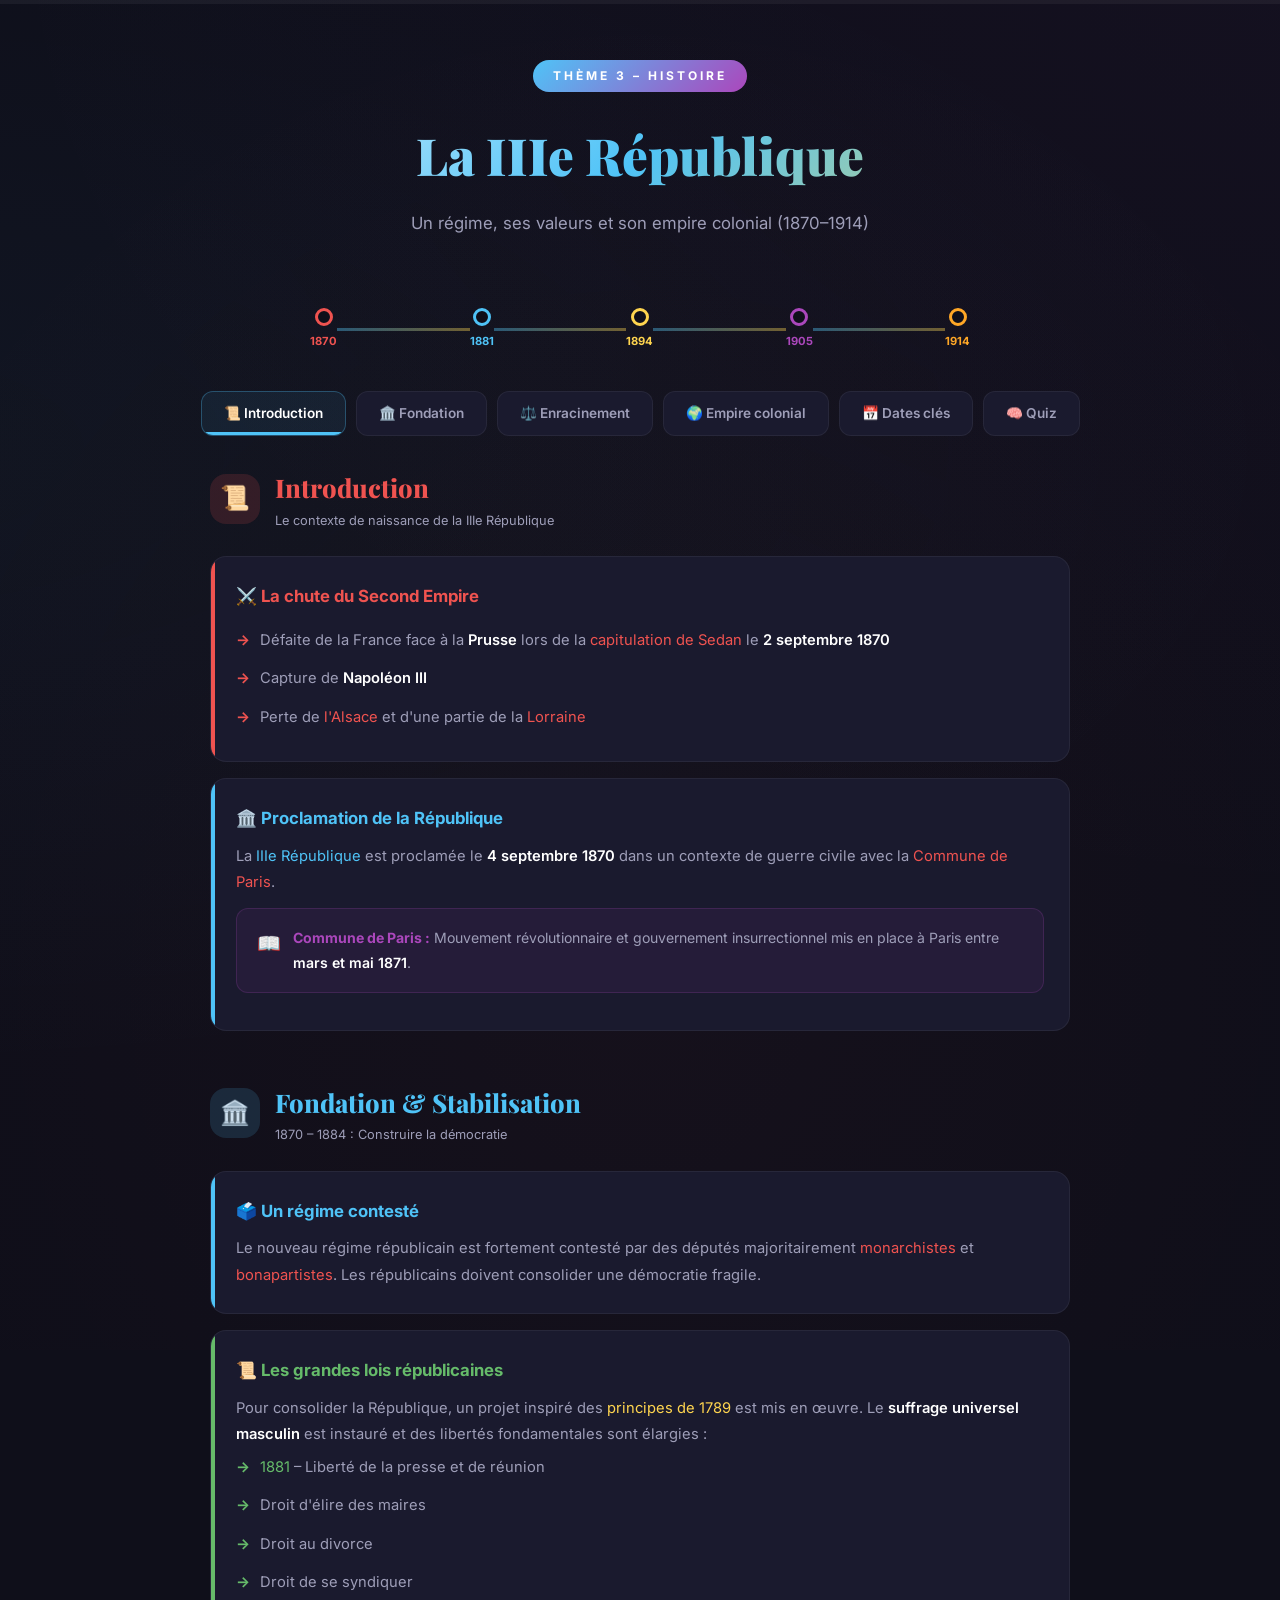
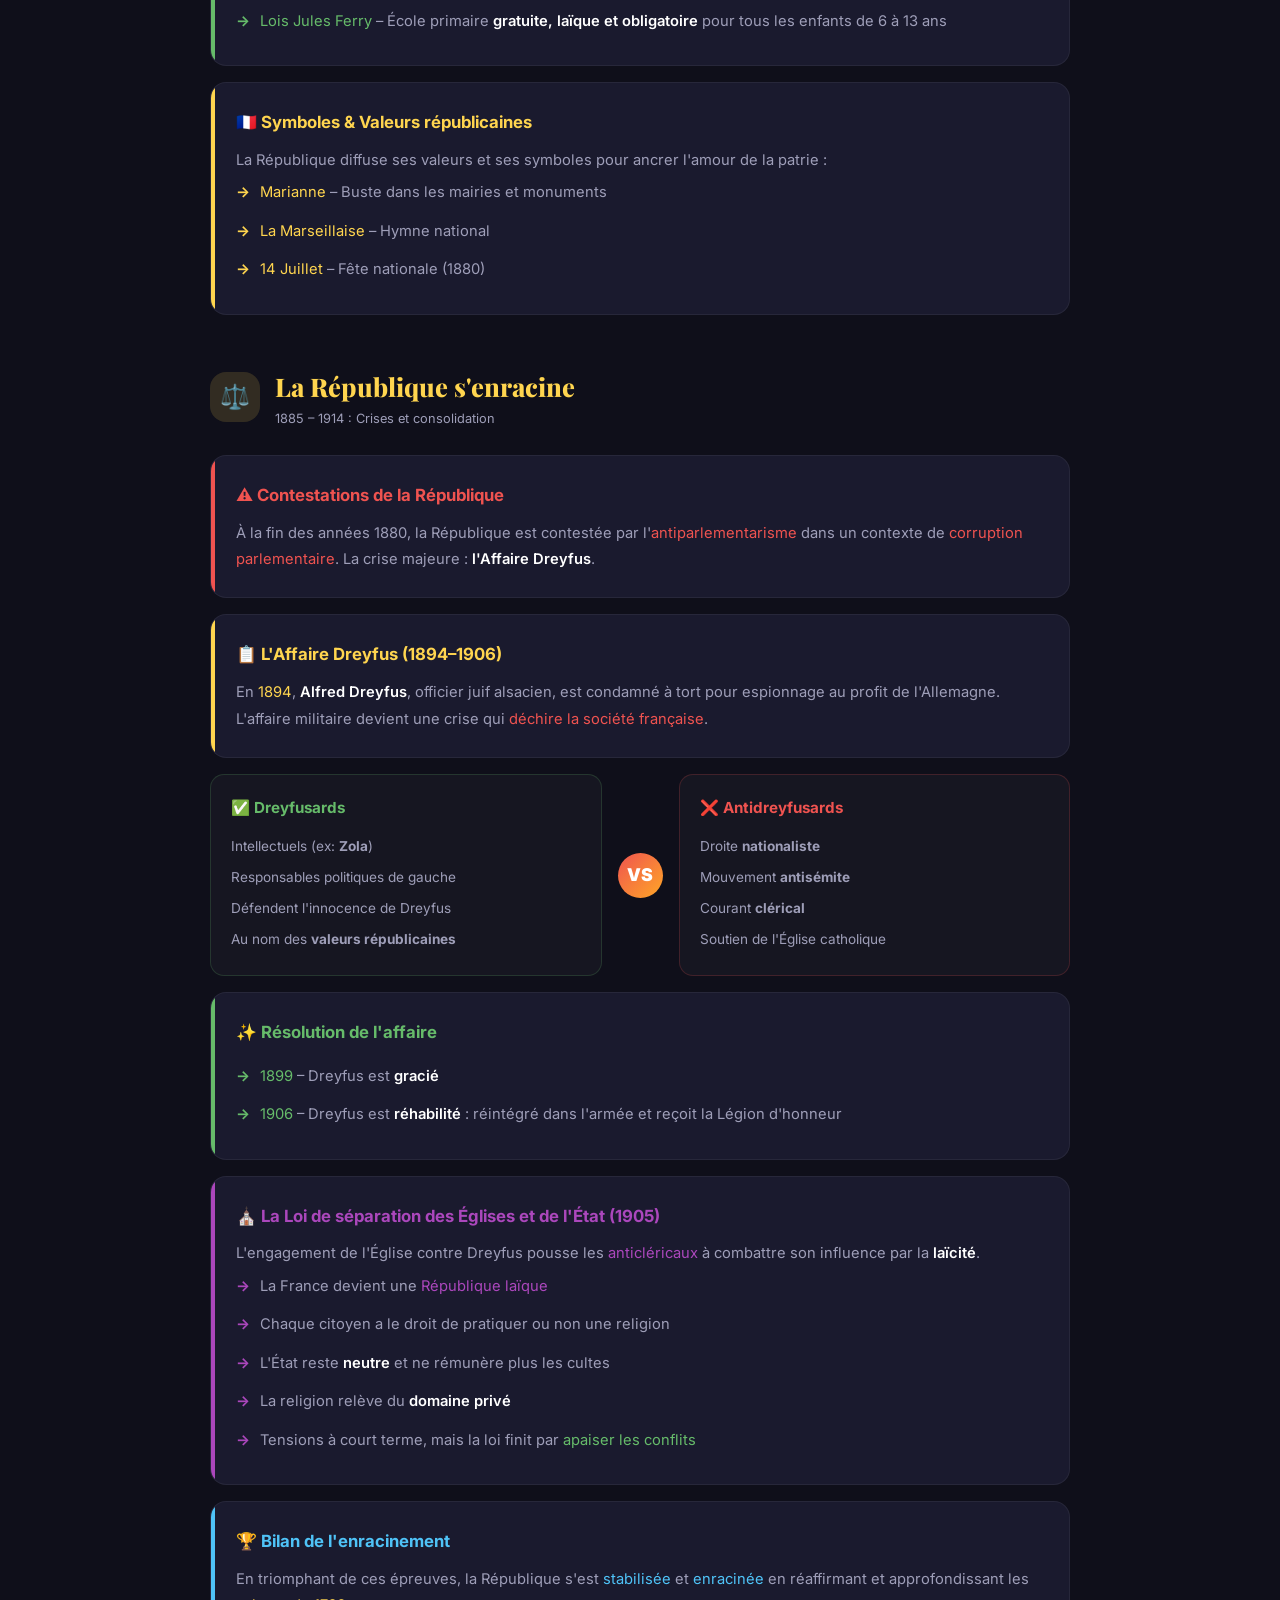
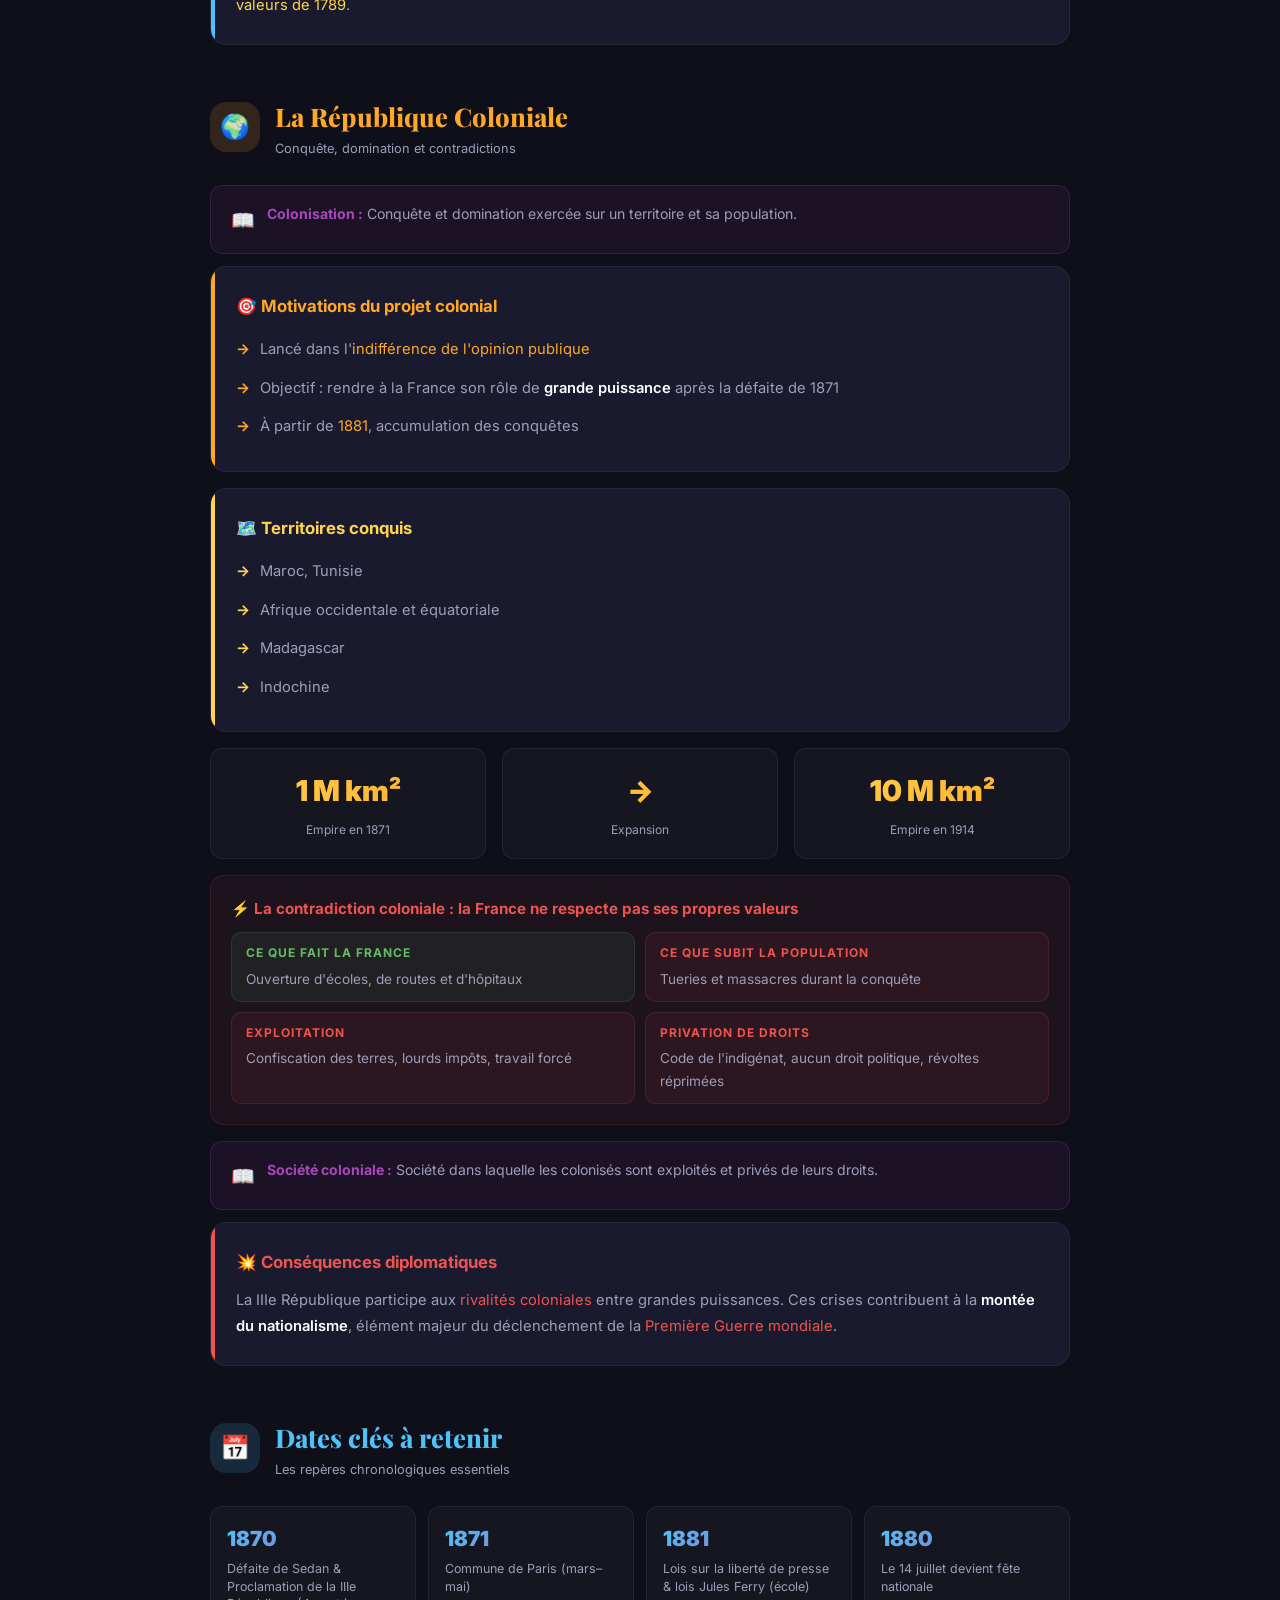
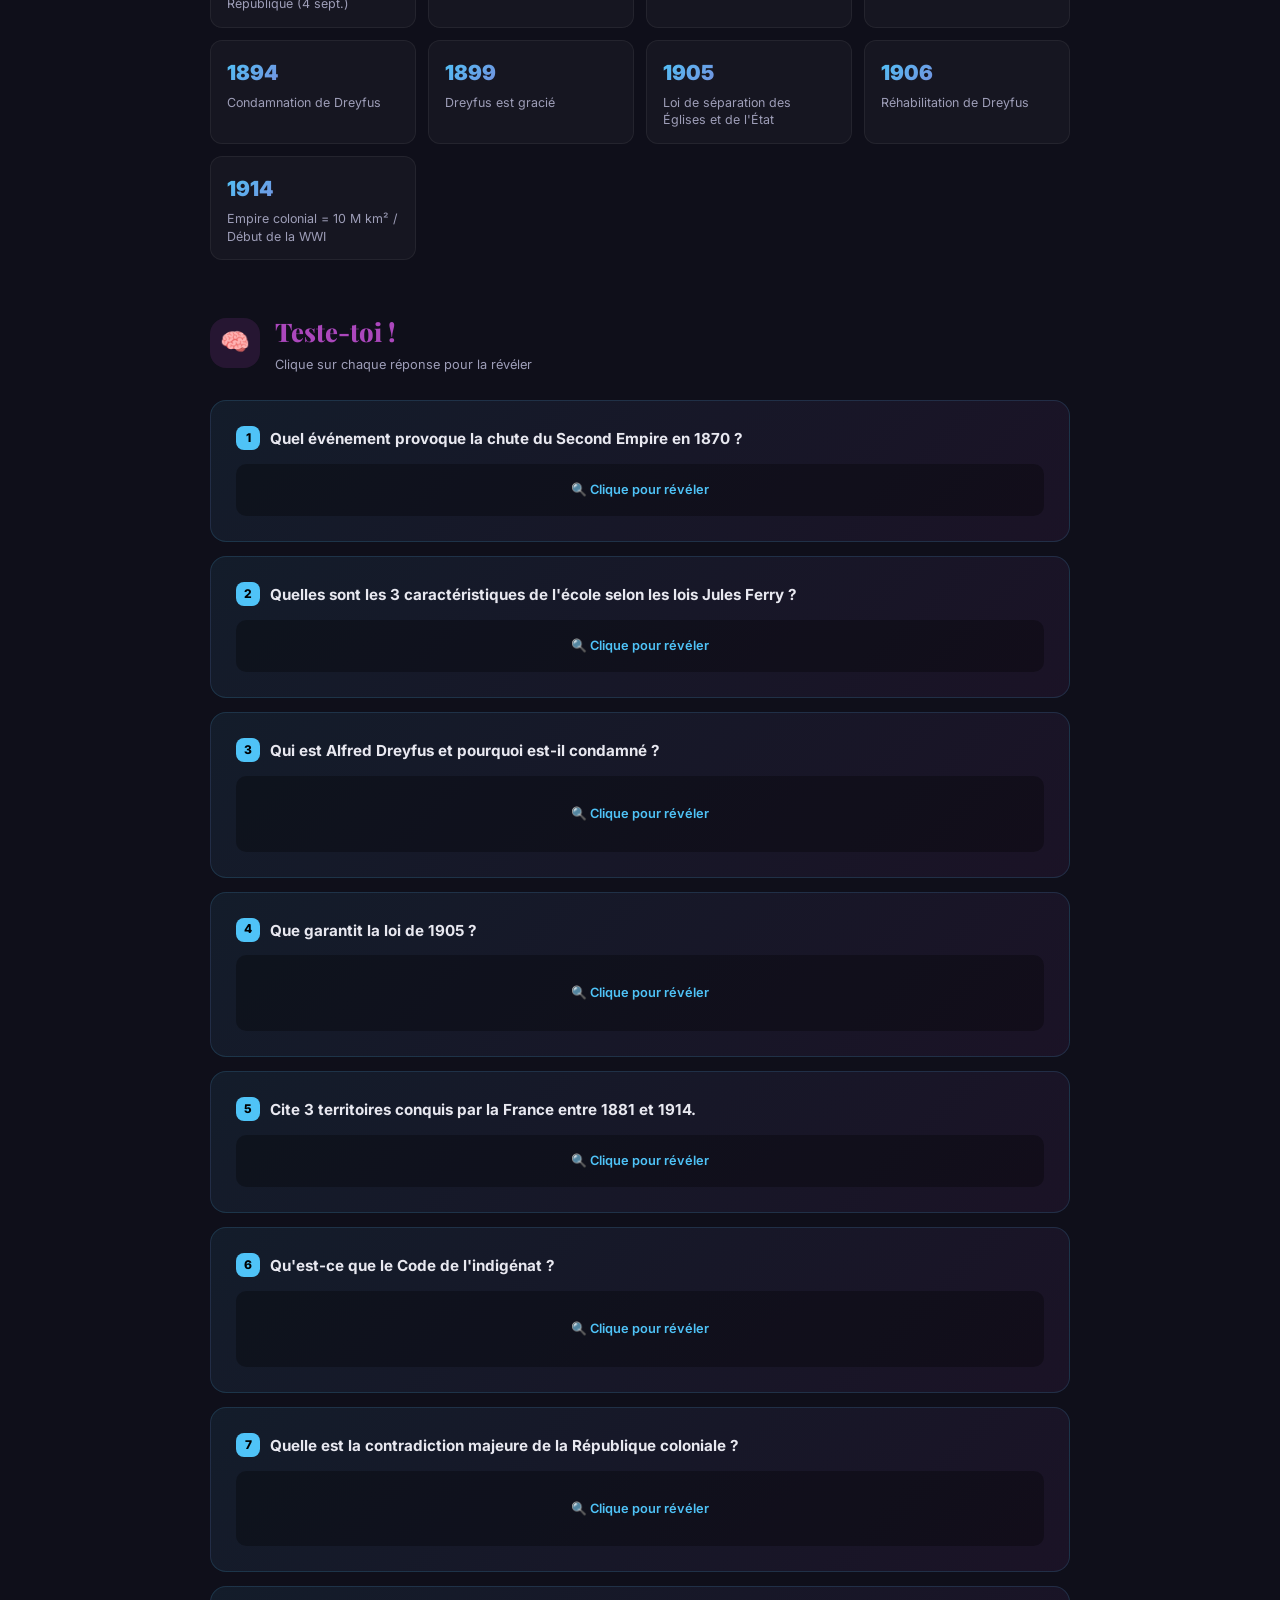
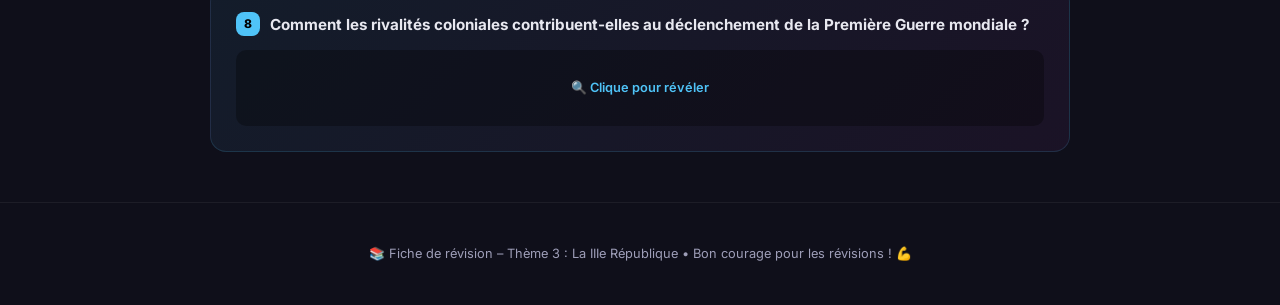
<file: histoire-theme3.html>
<!DOCTYPE html>
<html lang="fr">
<head>
    <meta charset="UTF-8">
    <meta name="viewport" content="width=device-width, initial-scale=1.0">
    <title>Fiche de Révision – La IIIe République</title>
    <link rel="stylesheet" href="styles.css">
</head>
<body>

    <div class="progress-container">
        <div class="progress-bar" id="progressBar"></div>
    </div>

    <!-- ======================== HERO ======================== -->
    <header class="hero">
        <div class="hero-badge">Thème 3 – Histoire</div>
        <h1>La IIIe République</h1>
        <p>Un régime, ses valeurs et son empire colonial (1870–1914)</p>
    </header>

    <!-- ======================== TIMELINE ======================== -->
    <div class="timeline-bar">
        <div class="timeline-node">
            <div class="dot" style="border-color: var(--accent-red);"></div>
            <div class="label" style="color: var(--accent-red);">1870</div>
        </div>
        <div class="timeline-line"></div>
        <div class="timeline-node">
            <div class="dot" style="border-color: var(--accent-blue);"></div>
            <div class="label" style="color: var(--accent-blue);">1881</div>
        </div>
        <div class="timeline-line"></div>
        <div class="timeline-node">
            <div class="dot" style="border-color: var(--accent-gold);"></div>
            <div class="label" style="color: var(--accent-gold);">1894</div>
        </div>
        <div class="timeline-line"></div>
        <div class="timeline-node">
            <div class="dot" style="border-color: var(--accent-purple);"></div>
            <div class="label" style="color: var(--accent-purple);">1905</div>
        </div>
        <div class="timeline-line"></div>
        <div class="timeline-node">
            <div class="dot" style="border-color: var(--accent-orange);"></div>
            <div class="label" style="color: var(--accent-orange);">1914</div>
        </div>
    </div>

    <!-- ======================== NAVIGATION ======================== -->
    <nav class="nav-tabs">
        <div class="nav-tab active" onclick="scrollToSection('intro')">📜 Introduction</div>
        <div class="nav-tab" onclick="scrollToSection('fondation')">🏛️ Fondation</div>
        <div class="nav-tab" onclick="scrollToSection('enracinement')">⚖️ Enracinement</div>
        <div class="nav-tab" onclick="scrollToSection('colonial')">🌍 Empire colonial</div>
        <div class="nav-tab" onclick="scrollToSection('dates')">📅 Dates clés</div>
        <div class="nav-tab" onclick="scrollToSection('quiz')">🧠 Quiz</div>
    </nav>

    <!-- ======================== INTRODUCTION ======================== -->
    <section class="section" id="intro">
        <div class="section-header">
            <div class="section-icon" style="background: rgba(239,83,80,0.15);">📜</div>
            <div>
                <h2 style="color: var(--accent-red);">Introduction</h2>
                <div class="subtitle">Le contexte de naissance de la IIIe République</div>
            </div>
        </div>

        <div class="card red">
            <h3>⚔️ La chute du Second Empire</h3>
            <ul>
                <li>Défaite de la France face à la <span class="highlight">Prusse</span> lors de la <span class="hl-red">capitulation de Sedan</span> le <span class="highlight">2 septembre 1870</span></li>
                <li>Capture de <span class="highlight">Napoléon III</span></li>
                <li>Perte de <span class="hl-red">l'Alsace</span> et d'une partie de la <span class="hl-red">Lorraine</span></li>
            </ul>
        </div>

        <div class="card blue">
            <h3>🏛️ Proclamation de la République</h3>
            <p>La <span class="hl-blue">IIIe République</span> est proclamée le <span class="highlight">4 septembre 1870</span> dans un contexte de guerre civile avec la <span class="hl-red">Commune de Paris</span>.</p>

            <div class="def-box">
                <div class="def-icon">📖</div>
                <div>
                    <p><strong>Commune de Paris :</strong> Mouvement révolutionnaire et gouvernement insurrectionnel mis en place à Paris entre <span class="highlight">mars et mai 1871</span>.</p>
                </div>
            </div>
        </div>
    </section>

    <!-- ======================== FONDATION ======================== -->
    <section class="section" id="fondation">
        <div class="section-header">
            <div class="section-icon" style="background: rgba(79,195,247,0.15);">🏛️</div>
            <div>
                <h2 style="color: var(--accent-blue);">Fondation &amp; Stabilisation</h2>
                <div class="subtitle">1870 – 1884 : Construire la démocratie</div>
            </div>
        </div>

        <div class="card blue">
            <h3>🗳️ Un régime contesté</h3>
            <p>Le nouveau régime républicain est fortement contesté par des députés majoritairement <span class="hl-red">monarchistes</span> et <span class="hl-red">bonapartistes</span>. Les républicains doivent consolider une démocratie fragile.</p>
        </div>

        <div class="card green">
            <h3>📜 Les grandes lois républicaines</h3>
            <p>Pour consolider la République, un projet inspiré des <span class="hl-gold">principes de 1789</span> est mis en œuvre. Le <span class="highlight">suffrage universel masculin</span> est instauré et des libertés fondamentales sont élargies :</p>
            <ul>
                <li><span class="hl-green">1881</span> – Liberté de la presse et de réunion</li>
                <li>Droit d'élire des maires</li>
                <li>Droit au divorce</li>
                <li>Droit de se syndiquer</li>
                <li><span class="hl-green">Lois Jules Ferry</span> – École primaire <span class="highlight">gratuite, laïque et obligatoire</span> pour tous les enfants de 6 à 13 ans</li>
            </ul>
        </div>

        <div class="card gold">
            <h3>🇫🇷 Symboles &amp; Valeurs républicaines</h3>
            <p>La République diffuse ses valeurs et ses symboles pour ancrer l'amour de la patrie :</p>
            <ul>
                <li><span class="hl-gold">Marianne</span> – Buste dans les mairies et monuments</li>
                <li><span class="hl-gold">La Marseillaise</span> – Hymne national</li>
                <li><span class="hl-gold">14 Juillet</span> – Fête nationale (1880)</li>
            </ul>
        </div>
    </section>

    <!-- ======================== ENRACINEMENT ======================== -->
    <section class="section" id="enracinement">
        <div class="section-header">
            <div class="section-icon" style="background: rgba(255,213,79,0.15);">⚖️</div>
            <div>
                <h2 style="color: var(--accent-gold);">La République s'enracine</h2>
                <div class="subtitle">1885 – 1914 : Crises et consolidation</div>
            </div>
        </div>

        <div class="card red">
            <h3>⚠️ Contestations de la République</h3>
            <p>À la fin des années 1880, la République est contestée par l'<span class="hl-red">antiparlementarisme</span> dans un contexte de <span class="hl-red">corruption parlementaire</span>. La crise majeure : <span class="highlight">l'Affaire Dreyfus</span>.</p>
        </div>

        <div class="card gold">
            <h3>📋 L'Affaire Dreyfus (1894–1906)</h3>
            <p>En <span class="hl-gold">1894</span>, <span class="highlight">Alfred Dreyfus</span>, officier juif alsacien, est condamné à tort pour espionnage au profit de l'Allemagne. L'affaire militaire devient une crise qui <span class="hl-red">déchire la société française</span>.</p>
        </div>

        <!-- VS Box -->
        <div class="vs-container">
            <div class="vs-side" style="border-color: rgba(102,187,106,0.2);">
                <h4 style="color: var(--accent-green);">✅ Dreyfusards</h4>
                <ul>
                    <li>Intellectuels (ex: <strong>Zola</strong>)</li>
                    <li>Responsables politiques de gauche</li>
                    <li>Défendent l'innocence de Dreyfus</li>
                    <li>Au nom des <strong>valeurs républicaines</strong></li>
                </ul>
            </div>
            <div class="vs-badge">VS</div>
            <div class="vs-side" style="border-color: rgba(239,83,80,0.2);">
                <h4 style="color: var(--accent-red);">❌ Antidreyfusards</h4>
                <ul>
                    <li>Droite <strong>nationaliste</strong></li>
                    <li>Mouvement <strong>antisémite</strong></li>
                    <li>Courant <strong>clérical</strong></li>
                    <li>Soutien de l'Église catholique</li>
                </ul>
            </div>
        </div>

        <div class="card green">
            <h3>✨ Résolution de l'affaire</h3>
            <ul>
                <li><span class="hl-green">1899</span> – Dreyfus est <span class="highlight">gracié</span></li>
                <li><span class="hl-green">1906</span> – Dreyfus est <span class="highlight">réhabilité</span> : réintégré dans l'armée et reçoit la Légion d'honneur</li>
            </ul>
        </div>

        <div class="card purple">
            <h3>⛪ La Loi de séparation des Églises et de l'État (1905)</h3>
            <p>L'engagement de l'Église contre Dreyfus pousse les <span class="hl-purple">anticléricaux</span> à combattre son influence par la <span class="highlight">laïcité</span>.</p>
            <ul>
                <li>La France devient une <span class="hl-purple">République laïque</span></li>
                <li>Chaque citoyen a le droit de pratiquer ou non une religion</li>
                <li>L'État reste <span class="highlight">neutre</span> et ne rémunère plus les cultes</li>
                <li>La religion relève du <span class="highlight">domaine privé</span></li>
                <li>Tensions à court terme, mais la loi finit par <span class="hl-green">apaiser les conflits</span></li>
            </ul>
        </div>

        <div class="card blue">
            <h3>🏆 Bilan de l'enracinement</h3>
            <p>En triomphant de ces épreuves, la République s'est <span class="hl-blue">stabilisée</span> et <span class="hl-blue">enracinée</span> en réaffirmant et approfondissant les <span class="hl-gold">valeurs de 1789</span>.</p>
        </div>
    </section>

    <!-- ======================== EMPIRE COLONIAL ======================== -->
    <section class="section" id="colonial">
        <div class="section-header">
            <div class="section-icon" style="background: rgba(255,167,38,0.15);">🌍</div>
            <div>
                <h2 style="color: var(--accent-orange);">La République Coloniale</h2>
                <div class="subtitle">Conquête, domination et contradictions</div>
            </div>
        </div>

        <div class="def-box">
            <div class="def-icon">📖</div>
            <div>
                <p><strong>Colonisation :</strong> Conquête et domination exercée sur un territoire et sa population.</p>
            </div>
        </div>

        <div class="card orange">
            <h3>🎯 Motivations du projet colonial</h3>
            <ul>
                <li>Lancé dans l'<span class="hl-orange">indifférence de l'opinion publique</span></li>
                <li>Objectif : rendre à la France son rôle de <span class="highlight">grande puissance</span> après la défaite de 1871</li>
                <li>À partir de <span class="hl-orange">1881</span>, accumulation des conquêtes</li>
            </ul>
        </div>

        <div class="card gold">
            <h3>🗺️ Territoires conquis</h3>
            <ul>
                <li>Maroc, Tunisie</li>
                <li>Afrique occidentale et équatoriale</li>
                <li>Madagascar</li>
                <li>Indochine</li>
            </ul>
        </div>

        <!-- Stats -->
        <div class="stat-bar">
            <div class="stat-item">
                <div class="number">1 M km²</div>
                <div class="label">Empire en 1871</div>
            </div>
            <div class="stat-item">
                <div class="number">→</div>
                <div class="label">Expansion</div>
            </div>
            <div class="stat-item">
                <div class="number">10 M km²</div>
                <div class="label">Empire en 1914</div>
            </div>
        </div>

        <!-- Contradictions -->
        <div class="contradiction">
            <h4>⚡ La contradiction coloniale : la France ne respecte pas ses propres valeurs</h4>
            <div class="items">
                <div class="item positive">
                    <strong>Ce que fait la France</strong>
                    Ouverture d'écoles, de routes et d'hôpitaux
                </div>
                <div class="item negative">
                    <strong>Ce que subit la population</strong>
                    Tueries et massacres durant la conquête
                </div>
                <div class="item negative">
                    <strong>Exploitation</strong>
                    Confiscation des terres, lourds impôts, travail forcé
                </div>
                <div class="item negative">
                    <strong>Privation de droits</strong>
                    Code de l'indigénat, aucun droit politique, révoltes réprimées
                </div>
            </div>
        </div>

        <div class="def-box">
            <div class="def-icon">📖</div>
            <div>
                <p><strong>Société coloniale :</strong> Société dans laquelle les colonisés sont exploités et privés de leurs droits.</p>
            </div>
        </div>

        <div class="card red">
            <h3>💥 Conséquences diplomatiques</h3>
            <p>La IIIe République participe aux <span class="hl-red">rivalités coloniales</span> entre grandes puissances. Ces crises contribuent à la <span class="highlight">montée du nationalisme</span>, élément majeur du déclenchement de la <span class="hl-red">Première Guerre mondiale</span>.</p>
        </div>
    </section>

    <!-- ======================== DATES CLÉS ======================== -->
    <section class="section" id="dates">
        <div class="section-header">
            <div class="section-icon" style="background: rgba(79,195,247,0.15);">📅</div>
            <div>
                <h2 style="color: var(--accent-blue);">Dates clés à retenir</h2>
                <div class="subtitle">Les repères chronologiques essentiels</div>
            </div>
        </div>

        <div class="dates-grid">
            <div class="date-chip">
                <div class="year">1870</div>
                <div class="event">Défaite de Sedan &amp; Proclamation de la IIIe République (4 sept.)</div>
            </div>
            <div class="date-chip">
                <div class="year">1871</div>
                <div class="event">Commune de Paris (mars–mai)</div>
            </div>
            <div class="date-chip">
                <div class="year">1881</div>
                <div class="event">Lois sur la liberté de presse &amp; lois Jules Ferry (école)</div>
            </div>
            <div class="date-chip">
                <div class="year">1880</div>
                <div class="event">Le 14 juillet devient fête nationale</div>
            </div>
            <div class="date-chip">
                <div class="year">1894</div>
                <div class="event">Condamnation de Dreyfus</div>
            </div>
            <div class="date-chip">
                <div class="year">1899</div>
                <div class="event">Dreyfus est gracié</div>
            </div>
            <div class="date-chip">
                <div class="year">1905</div>
                <div class="event">Loi de séparation des Églises et de l'État</div>
            </div>
            <div class="date-chip">
                <div class="year">1906</div>
                <div class="event">Réhabilitation de Dreyfus</div>
            </div>
            <div class="date-chip">
                <div class="year">1914</div>
                <div class="event">Empire colonial = 10 M km² / Début de la WWI</div>
            </div>
        </div>
    </section>

    <!-- ======================== QUIZ ======================== -->
    <section class="section" id="quiz">
        <div class="section-header">
            <div class="section-icon" style="background: rgba(171,71,188,0.15);">🧠</div>
            <div>
                <h2 style="color: var(--accent-purple);">Teste-toi !</h2>
                <div class="subtitle">Clique sur chaque réponse pour la révéler</div>
            </div>
        </div>

        <div class="quiz-card">
            <div class="question">
                <div class="q-num">1</div>
                <span>Quel événement provoque la chute du Second Empire en 1870 ?</span>
            </div>
            <div class="answer-reveal" onclick="this.classList.toggle('revealed')">
                <span class="click-hint">🔍 Clique pour révéler</span>
                <span class="answer-text">La défaite face à la Prusse lors de la capitulation de Sedan et la capture de Napoléon III le 2 septembre 1870.</span>
            </div>
        </div>

        <div class="quiz-card">
            <div class="question">
                <div class="q-num">2</div>
                <span>Quelles sont les 3 caractéristiques de l'école selon les lois Jules Ferry ?</span>
            </div>
            <div class="answer-reveal" onclick="this.classList.toggle('revealed')">
                <span class="click-hint">🔍 Clique pour révéler</span>
                <span class="answer-text">L'école primaire est gratuite, laïque et obligatoire pour tous les enfants de 6 à 13 ans.</span>
            </div>
        </div>

        <div class="quiz-card">
            <div class="question">
                <div class="q-num">3</div>
                <span>Qui est Alfred Dreyfus et pourquoi est-il condamné ?</span>
            </div>
            <div class="answer-reveal" onclick="this.classList.toggle('revealed')">
                <span class="click-hint">🔍 Clique pour révéler</span>
                <span class="answer-text">Officier juif alsacien, condamné à tort en 1894 pour espionnage au profit de l'Allemagne. Il est gracié en 1899 et réhabilité en 1906.</span>
            </div>
        </div>

        <div class="quiz-card">
            <div class="question">
                <div class="q-num">4</div>
                <span>Que garantit la loi de 1905 ?</span>
            </div>
            <div class="answer-reveal" onclick="this.classList.toggle('revealed')">
                <span class="click-hint">🔍 Clique pour révéler</span>
                <span class="answer-text">La séparation des Églises et de l'État : liberté de pratiquer ou non une religion, neutralité de l'État qui ne rémunère plus les cultes, la religion relève du domaine privé.</span>
            </div>
        </div>

        <div class="quiz-card">
            <div class="question">
                <div class="q-num">5</div>
                <span>Cite 3 territoires conquis par la France entre 1881 et 1914.</span>
            </div>
            <div class="answer-reveal" onclick="this.classList.toggle('revealed')">
                <span class="click-hint">🔍 Clique pour révéler</span>
                <span class="answer-text">Maroc, Tunisie, Afrique occidentale et équatoriale, Madagascar, Indochine (3 parmi ceux-ci).</span>
            </div>
        </div>

        <div class="quiz-card">
            <div class="question">
                <div class="q-num">6</div>
                <span>Qu'est-ce que le Code de l'indigénat ?</span>
            </div>
            <div class="answer-reveal" onclick="this.classList.toggle('revealed')">
                <span class="click-hint">🔍 Clique pour révéler</span>
                <span class="answer-text">Un code qui privait les colonisés de tout droit politique, les réduisant au statut d'indigènes sans droits civiques dans la société coloniale.</span>
            </div>
        </div>

        <div class="quiz-card">
            <div class="question">
                <div class="q-num">7</div>
                <span>Quelle est la contradiction majeure de la République coloniale ?</span>
            </div>
            <div class="answer-reveal" onclick="this.classList.toggle('revealed')">
                <span class="click-hint">🔍 Clique pour révéler</span>
                <span class="answer-text">La France, qui promeut les valeurs de 1789 (liberté, égalité), ne les respecte pas dans ses colonies : massacres, exploitation, travail forcé, privation de droits politiques.</span>
            </div>
        </div>

        <div class="quiz-card">
            <div class="question">
                <div class="q-num">8</div>
                <span>Comment les rivalités coloniales contribuent-elles au déclenchement de la Première Guerre mondiale ?</span>
            </div>
            <div class="answer-reveal" onclick="this.classList.toggle('revealed')">
                <span class="click-hint">🔍 Clique pour révéler</span>
                <span class="answer-text">Les rivalités coloniales entre grandes puissances participent à la montée du nationalisme, qui est un élément majeur du déclenchement de la Première Guerre mondiale.</span>
            </div>
        </div>
    </section>

    <!-- ======================== FOOTER ======================== -->
    <div class="footer">
        <p>📚 Fiche de révision – Thème 3 : La IIIe République • Bon courage pour les révisions ! 💪</p>
    </div>

    <!-- ======================== JAVASCRIPT ======================== -->
    <script>
        // Progress bar
        window.addEventListener('scroll', () => {
            const scrollTop = window.scrollY;
            const docHeight = document.documentElement.scrollHeight - window.innerHeight;
            const progress = (scrollTop / docHeight) * 100;
            document.getElementById('progressBar').style.width = progress + '%';
        });

        // Smooth scroll to section
        function scrollToSection(id) {
            document.getElementById(id).scrollIntoView({ behavior: 'smooth', block: 'start' });
            document.querySelectorAll('.nav-tab').forEach(tab => tab.classList.remove('active'));
            event.target.classList.add('active');
        }

        // Intersection Observer for active tab
        const sections = document.querySelectorAll('.section');
        const tabs = document.querySelectorAll('.nav-tab');

        const observer = new IntersectionObserver((entries) => {
            entries.forEach(entry => {
                if (entry.isIntersecting) {
                    const id = entry.target.id;
                    tabs.forEach(tab => {
                        tab.classList.remove('active');
                        if (tab.getAttribute('onclick')?.includes(id)) {
                            tab.classList.add('active');
                        }
                    });
                }
            });
        }, { threshold: 0.3 });

        sections.forEach(section => observer.observe(section));
    </script>

</body>
</html>
</file>
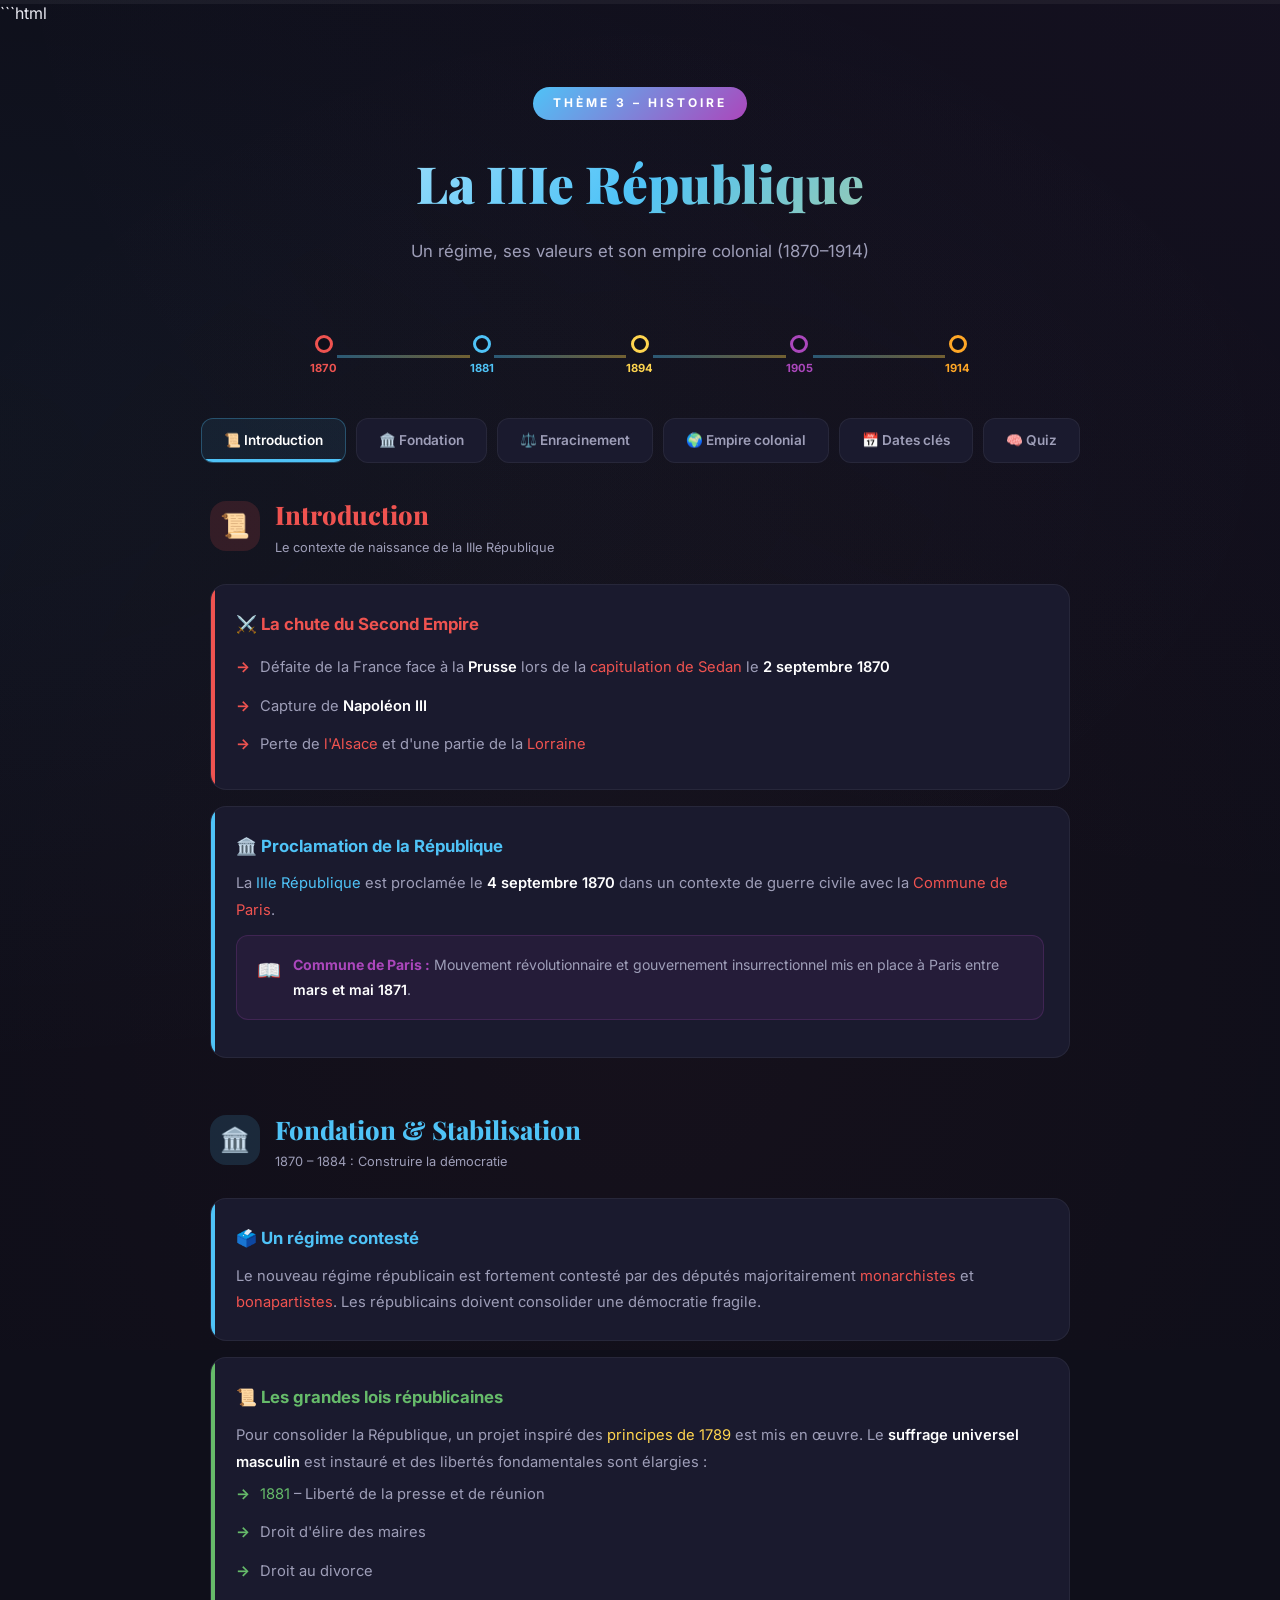
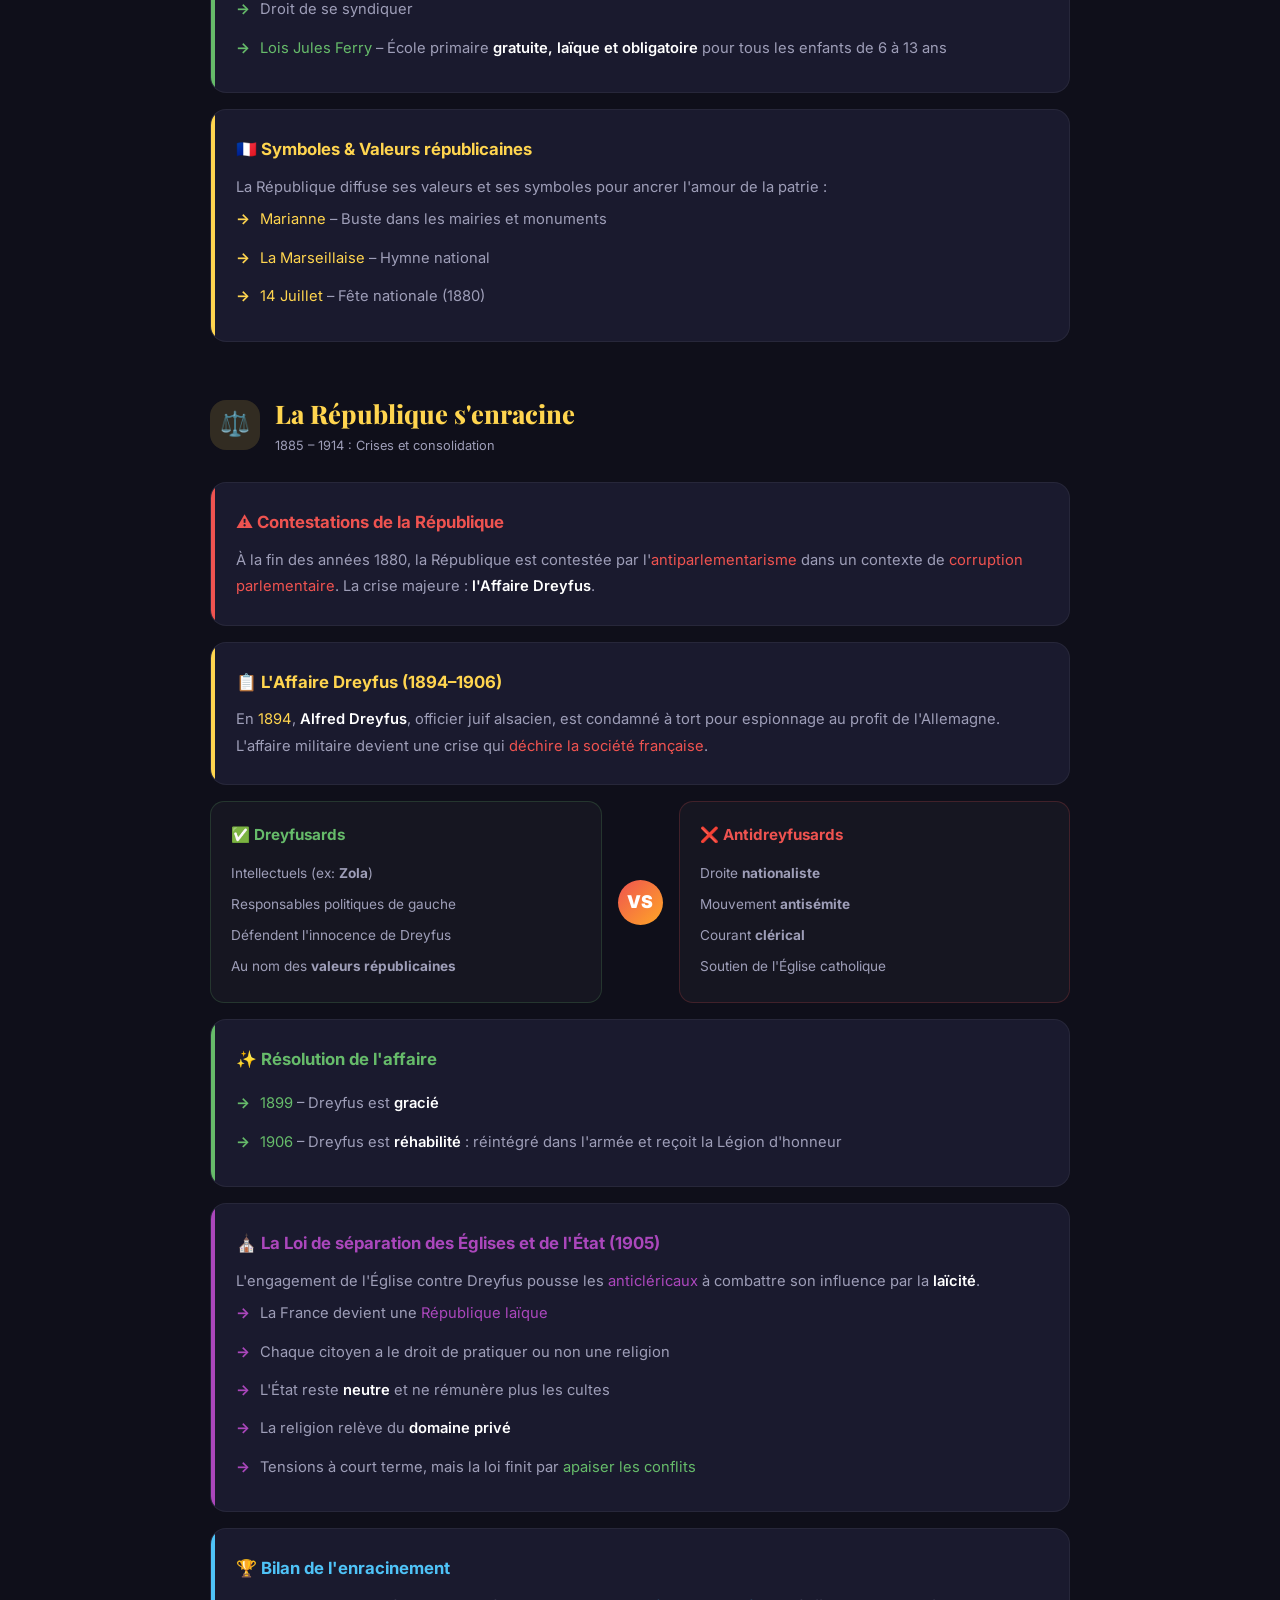
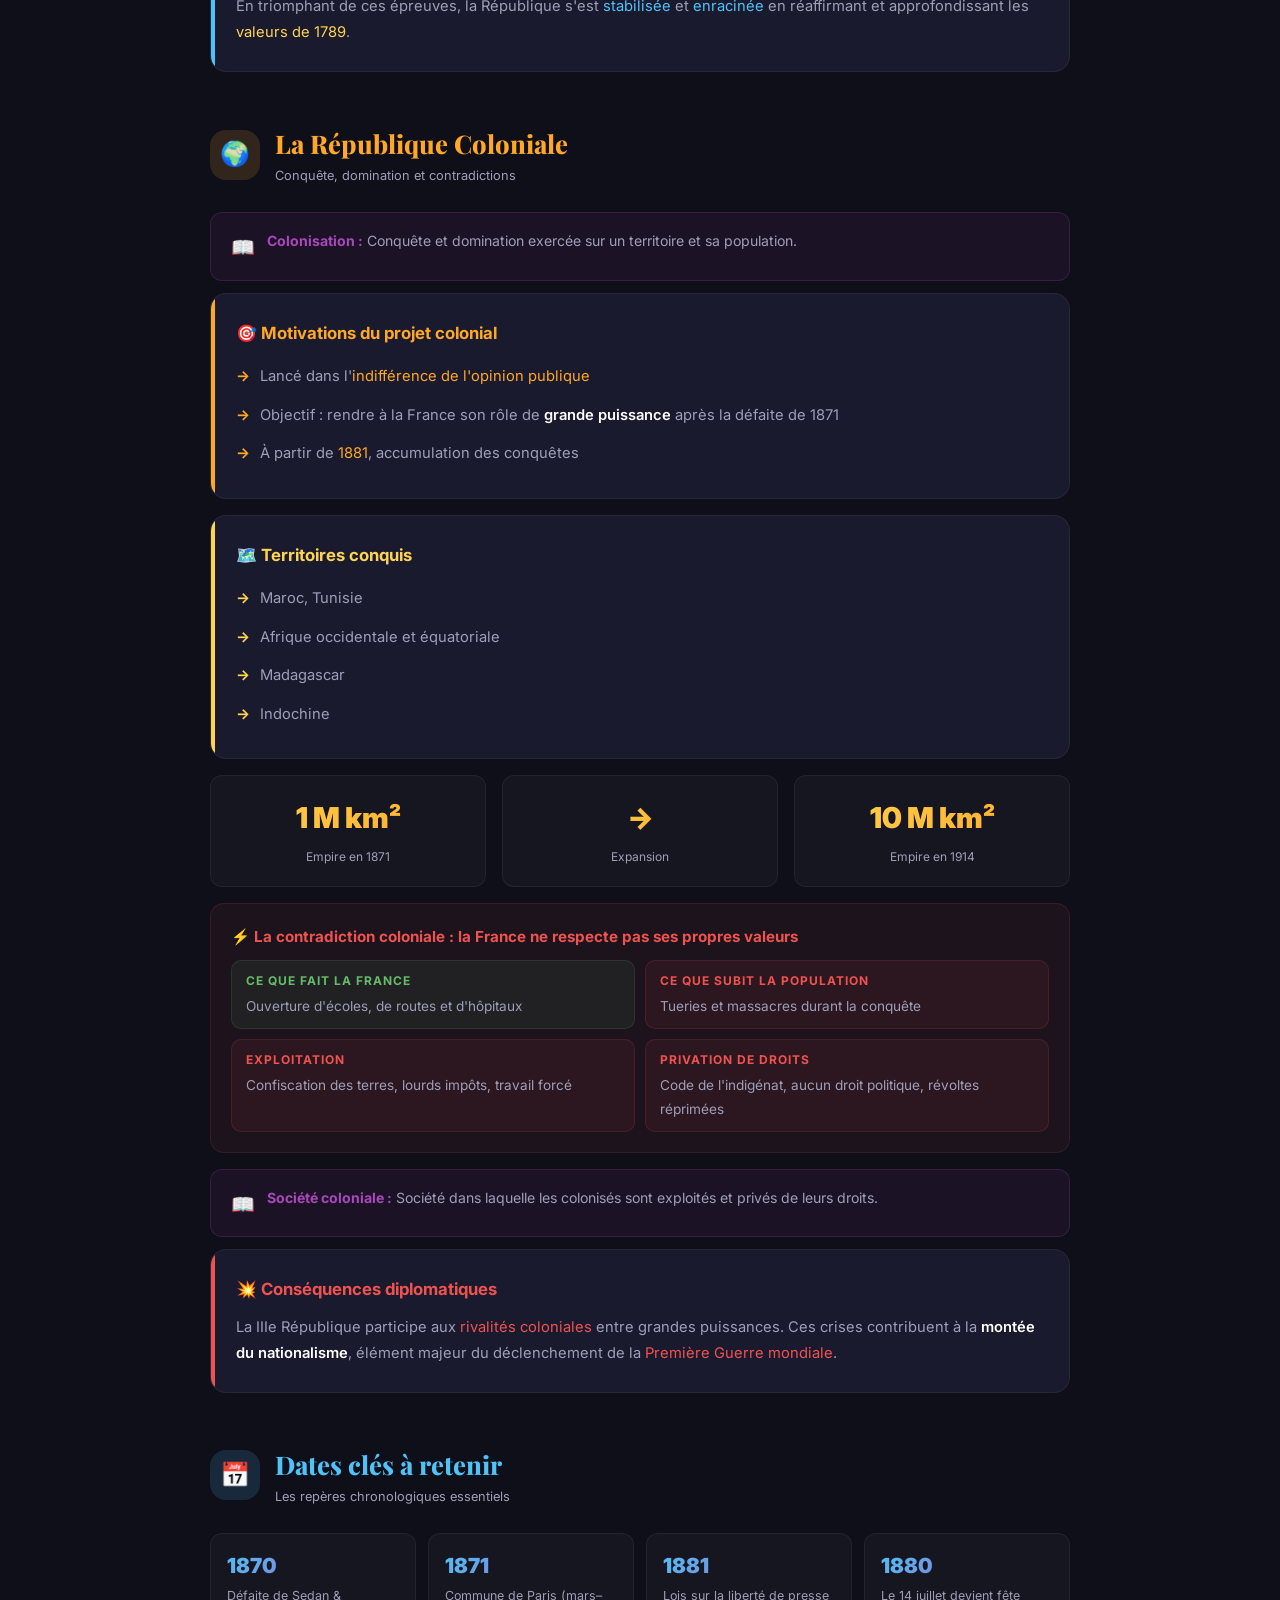
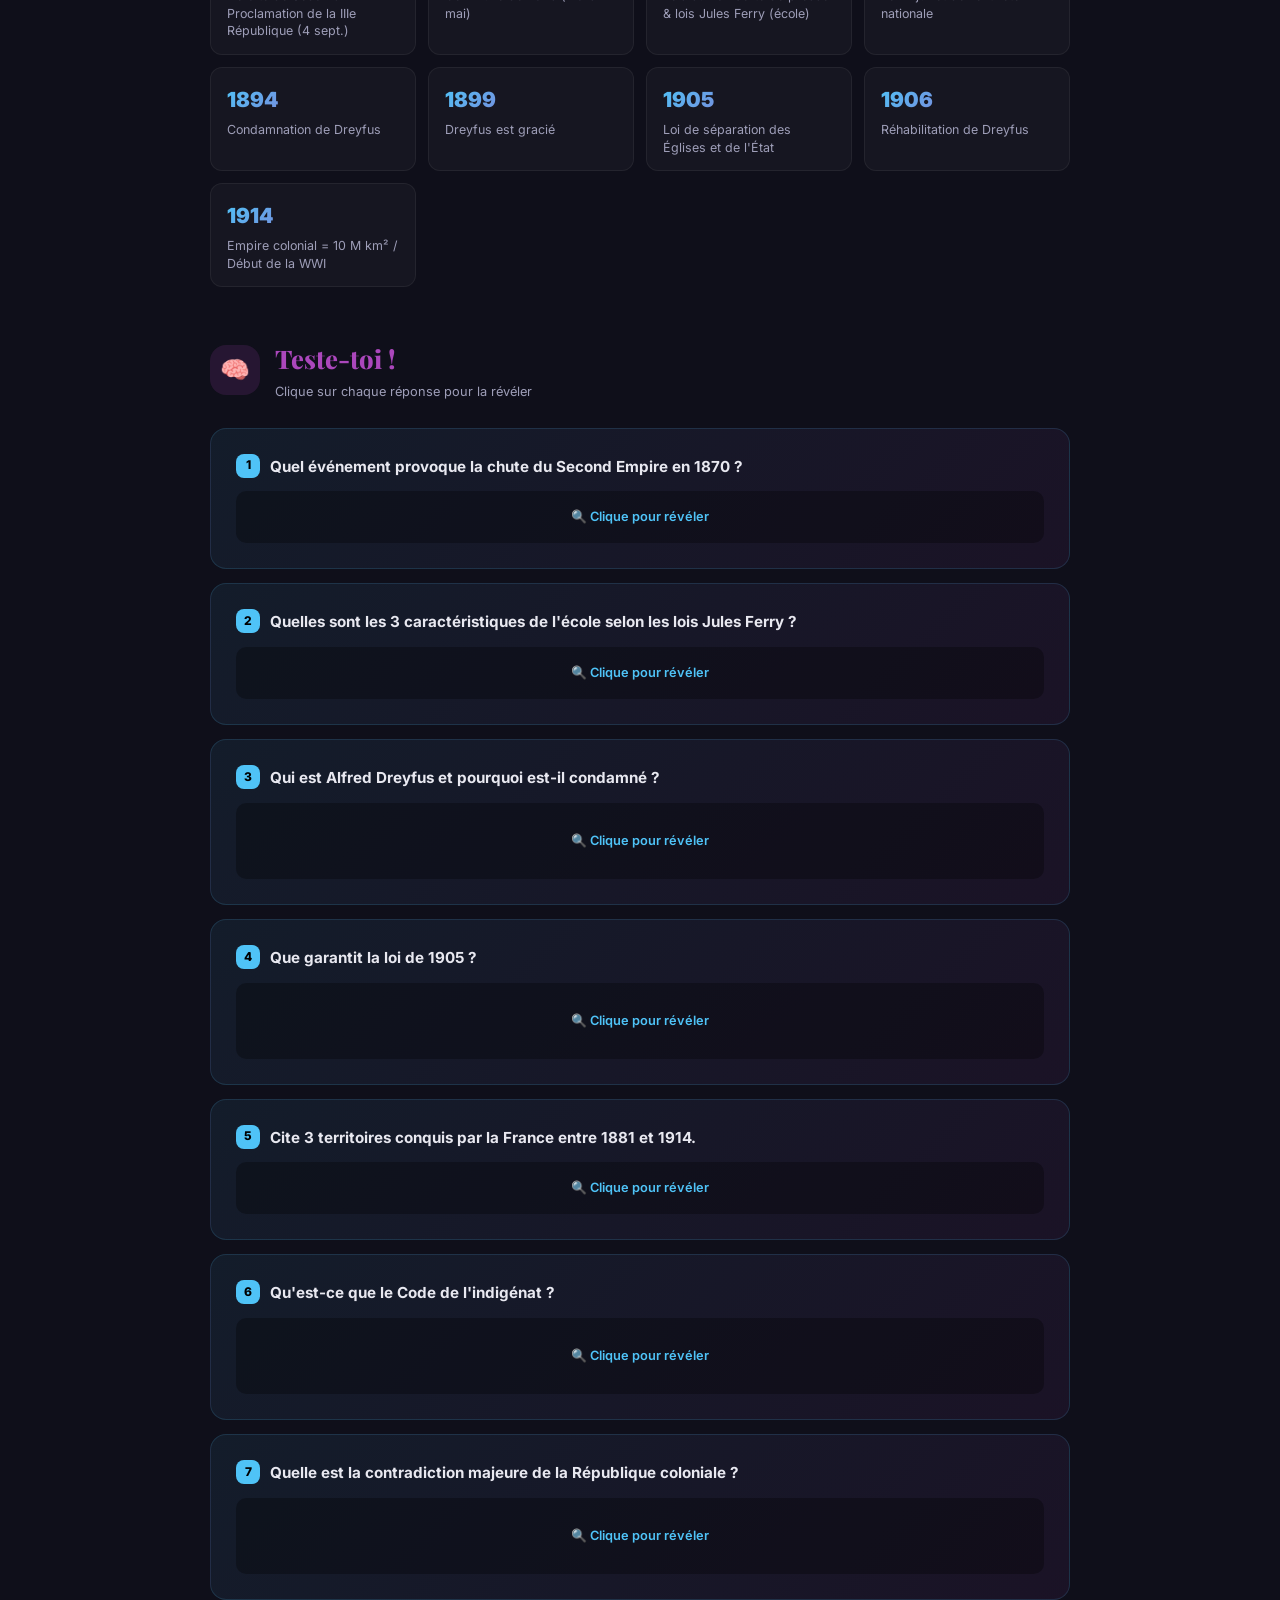
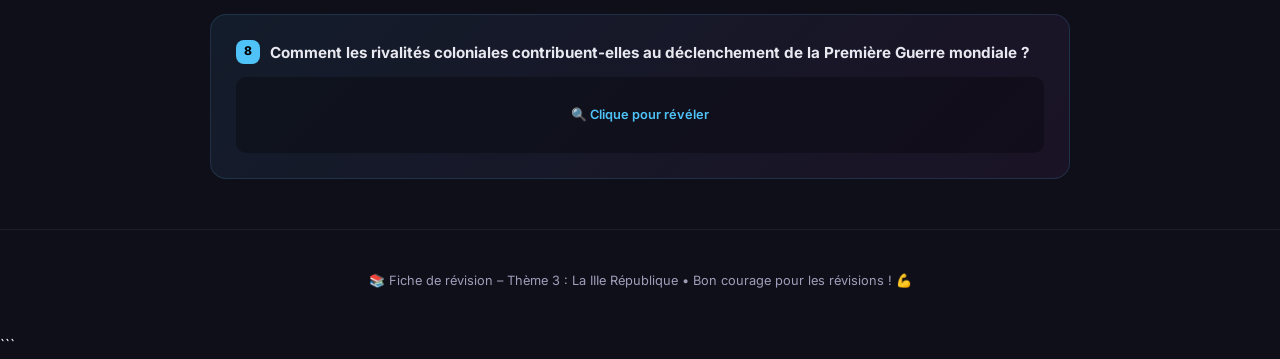
<file: Theme 3 histoire.html>
```html
<!DOCTYPE html>
<html lang="fr">
<head>
    <meta charset="UTF-8">
    <meta name="viewport" content="width=device-width, initial-scale=1.0">
    <title>Fiche de Révision – La IIIe République</title>
    <style>
        @import url('https://fonts.googleapis.com/css2?family=Inter:wght@400;600;700;800;900&family=Playfair+Display:wght@700;800;900&display=swap');

        :root {
            --bg: #0f0f1a;
            --card-bg: #1a1a2e;
            --card-hover: #22223a;
            --accent-blue: #4fc3f7;
            --accent-red: #ef5350;
            --accent-gold: #ffd54f;
            --accent-green: #66bb6a;
            --accent-purple: #ab47bc;
            --accent-orange: #ffa726;
            --text: #e8e8f0;
            --text-muted: #9e9eb8;
            --border: rgba(255,255,255,0.06);
        }

        * {
            margin: 0;
            padding: 0;
            box-sizing: border-box;
        }

        body {
            font-family: 'Inter', sans-serif;
            background: var(--bg);
            color: var(--text);
            line-height: 1.7;
            overflow-x: hidden;
        }

        /* Animated background */
        body::before {
            content: '';
            position: fixed;
            top: -50%;
            left: -50%;
            width: 200%;
            height: 200%;
            background: radial-gradient(ellipse at 20% 50%, rgba(79,195,247,0.04) 0%, transparent 50%),
                        radial-gradient(ellipse at 80% 20%, rgba(171,71,188,0.04) 0%, transparent 50%),
                        radial-gradient(ellipse at 50% 80%, rgba(239,83,80,0.03) 0%, transparent 50%);
            animation: bgFloat 20s ease-in-out infinite;
            z-index: -1;
        }

        @keyframes bgFloat {
            0%, 100% { transform: translate(0, 0) rotate(0deg); }
            33% { transform: translate(2%, -2%) rotate(1deg); }
            66% { transform: translate(-1%, 1%) rotate(-1deg); }
        }

        /* Header */
        .hero {
            text-align: center;
            padding: 60px 20px 40px;
            position: relative;
        }

        .hero-badge {
            display: inline-block;
            background: linear-gradient(135deg, var(--accent-blue), var(--accent-purple));
            color: #fff;
            font-size: 0.75rem;
            font-weight: 700;
            letter-spacing: 3px;
            text-transform: uppercase;
            padding: 6px 20px;
            border-radius: 30px;
            margin-bottom: 20px;
        }

        .hero h1 {
            font-family: 'Playfair Display', serif;
            font-size: clamp(2rem, 5vw, 3.2rem);
            font-weight: 900;
            background: linear-gradient(135deg, #fff 0%, var(--accent-blue) 50%, var(--accent-gold) 100%);
            -webkit-background-clip: text;
            -webkit-text-fill-color: transparent;
            background-clip: text;
            margin-bottom: 10px;
        }

        .hero p {
            color: var(--text-muted);
            font-size: 1.05rem;
            max-width: 600px;
            margin: 0 auto;
        }

        /* Timeline bar */
        .timeline-bar {
            display: flex;
            justify-content: center;
            align-items: center;
            gap: 0;
            margin: 30px auto;
            max-width: 700px;
            padding: 0 20px;
        }

        .timeline-node {
            display: flex;
            flex-direction: column;
            align-items: center;
            position: relative;
            z-index: 2;
        }

        .timeline-node .dot {
            width: 18px;
            height: 18px;
            border-radius: 50%;
            border: 3px solid;
            background: var(--bg);
            transition: transform 0.3s;
        }

        .timeline-node:hover .dot {
            transform: scale(1.3);
        }

        .timeline-node .label {
            font-size: 0.7rem;
            font-weight: 700;
            margin-top: 6px;
            white-space: nowrap;
        }

        .timeline-line {
            flex: 1;
            height: 3px;
            background: linear-gradient(90deg, var(--accent-blue), var(--accent-gold));
            opacity: 0.4;
            min-width: 30px;
        }

        /* Navigation */
        .nav-tabs {
            display: flex;
            justify-content: center;
            flex-wrap: wrap;
            gap: 10px;
            padding: 10px 20px 30px;
        }

        .nav-tab {
            background: var(--card-bg);
            border: 1px solid var(--border);
            color: var(--text-muted);
            padding: 10px 22px;
            border-radius: 12px;
            font-size: 0.85rem;
            font-weight: 600;
            cursor: pointer;
            transition: all 0.3s;
            position: relative;
            overflow: hidden;
        }

        .nav-tab::before {
            content: '';
            position: absolute;
            bottom: 0;
            left: 0;
            width: 100%;
            height: 3px;
            background: var(--accent-blue);
            transform: scaleX(0);
            transition: transform 0.3s;
        }

        .nav-tab:hover, .nav-tab.active {
            color: #fff;
            border-color: rgba(79,195,247,0.3);
            background: rgba(79,195,247,0.08);
        }

        .nav-tab:hover::before, .nav-tab.active::before {
            transform: scaleX(1);
        }

        /* Sections */
        .section {
            max-width: 900px;
            margin: 0 auto 50px;
            padding: 0 20px;
            animation: fadeUp 0.6s ease-out;
        }

        @keyframes fadeUp {
            from { opacity: 0; transform: translateY(30px); }
            to { opacity: 1; transform: translateY(0); }
        }

        .section-header {
            display: flex;
            align-items: center;
            gap: 15px;
            margin-bottom: 25px;
        }

        .section-icon {
            width: 50px;
            height: 50px;
            border-radius: 16px;
            display: flex;
            align-items: center;
            justify-content: center;
            font-size: 1.5rem;
            flex-shrink: 0;
        }

        .section-header h2 {
            font-family: 'Playfair Display', serif;
            font-size: 1.6rem;
            font-weight: 800;
        }

        .section-header .subtitle {
            font-size: 0.8rem;
            color: var(--text-muted);
            font-family: 'Inter', sans-serif;
            font-weight: 400;
        }

        /* Cards */
        .card {
            background: var(--card-bg);
            border: 1px solid var(--border);
            border-radius: 16px;
            padding: 25px;
            margin-bottom: 16px;
            transition: all 0.3s;
            position: relative;
            overflow: hidden;
        }

        .card::before {
            content: '';
            position: absolute;
            top: 0;
            left: 0;
            width: 4px;
            height: 100%;
            border-radius: 4px 0 0 4px;
        }

        .card:hover {
            background: var(--card-hover);
            border-color: rgba(255,255,255,0.1);
            transform: translateY(-2px);
            box-shadow: 0 8px 30px rgba(0,0,0,0.3);
        }

        .card h3 {
            font-size: 1.05rem;
            font-weight: 700;
            margin-bottom: 10px;
            display: flex;
            align-items: center;
            gap: 10px;
        }

        .card p, .card li {
            color: var(--text-muted);
            font-size: 0.92rem;
            line-height: 1.8;
        }

        .card ul {
            list-style: none;
            padding: 0;
        }

        .card ul li {
            padding: 6px 0 6px 24px;
            position: relative;
        }

        .card ul li::before {
            content: '→';
            position: absolute;
            left: 0;
            font-weight: 700;
        }

        /* Color themes for cards */
        .card.blue::before { background: var(--accent-blue); }
        .card.blue h3 { color: var(--accent-blue); }
        .card.blue ul li::before { color: var(--accent-blue); }

        .card.red::before { background: var(--accent-red); }
        .card.red h3 { color: var(--accent-red); }
        .card.red ul li::before { color: var(--accent-red); }

        .card.gold::before { background: var(--accent-gold); }
        .card.gold h3 { color: var(--accent-gold); }
        .card.gold ul li::before { color: var(--accent-gold); }

        .card.green::before { background: var(--accent-green); }
        .card.green h3 { color: var(--accent-green); }
        .card.green ul li::before { color: var(--accent-green); }

        .card.purple::before { background: var(--accent-purple); }
        .card.purple h3 { color: var(--accent-purple); }
        .card.purple ul li::before { color: var(--accent-purple); }

        .card.orange::before { background: var(--accent-orange); }
        .card.orange h3 { color: var(--accent-orange); }
        .card.orange ul li::before { color: var(--accent-orange); }

        /* Key dates grid */
        .dates-grid {
            display: grid;
            grid-template-columns: repeat(auto-fill, minmax(200px, 1fr));
            gap: 12px;
            margin-top: 10px;
        }

        .date-chip {
            background: rgba(255,255,255,0.03);
            border: 1px solid var(--border);
            border-radius: 12px;
            padding: 14px 16px;
            transition: all 0.3s;
            cursor: default;
        }

        .date-chip:hover {
            background: rgba(79,195,247,0.06);
            border-color: rgba(79,195,247,0.2);
            transform: translateY(-2px);
        }

        .date-chip .year {
            font-size: 1.3rem;
            font-weight: 900;
            background: linear-gradient(135deg, var(--accent-blue), var(--accent-purple));
            -webkit-background-clip: text;
            -webkit-text-fill-color: transparent;
            background-clip: text;
        }

        .date-chip .event {
            font-size: 0.78rem;
            color: var(--text-muted);
            margin-top: 4px;
            line-height: 1.4;
        }

        /* Definition box */
        .def-box {
            background: rgba(171,71,188,0.08);
            border: 1px solid rgba(171,71,188,0.2);
            border-radius: 12px;
            padding: 16px 20px;
            margin: 12px 0;
            display: flex;
            align-items: flex-start;
            gap: 12px;
        }

        .def-box .def-icon {
            font-size: 1.2rem;
            flex-shrink: 0;
            margin-top: 2px;
        }

        .def-box strong {
            color: var(--accent-purple);
        }

        .def-box p {
            font-size: 0.88rem;
            color: var(--text-muted);
        }

        /* Highlight */
        .highlight {
            color: #fff;
            font-weight: 600;
        }

        .hl-blue { color: var(--accent-blue); }
        .hl-red { color: var(--accent-red); }
        .hl-gold { color: var(--accent-gold); }
        .hl-green { color: var(--accent-green); }
        .hl-purple { color: var(--accent-purple); }
        .hl-orange { color: var(--accent-orange); }

        /* VS Box */
        .vs-container {
            display: grid;
            grid-template-columns: 1fr auto 1fr;
            gap: 16px;
            align-items: stretch;
            margin: 16px 0;
        }

        .vs-side {
            background: rgba(255,255,255,0.03);
            border: 1px solid var(--border);
            border-radius: 14px;
            padding: 20px;
        }

        .vs-side h4 {
            font-size: 0.95rem;
            font-weight: 700;
            margin-bottom: 10px;
        }

        .vs-side ul {
            list-style: none;
            padding: 0;
        }

        .vs-side ul li {
            font-size: 0.85rem;
            color: var(--text-muted);
            padding: 4px 0;
        }

        .vs-badge {
            align-self: center;
            background: linear-gradient(135deg, var(--accent-red), var(--accent-orange));
            color: #fff;
            font-weight: 900;
            font-size: 1.1rem;
            width: 45px;
            height: 45px;
            border-radius: 50%;
            display: flex;
            align-items: center;
            justify-content: center;
        }

        /* Stats bar */
        .stat-bar {
            display: flex;
            gap: 16px;
            flex-wrap: wrap;
            margin: 16px 0;
        }

        .stat-item {
            flex: 1;
            min-width: 140px;
            background: rgba(255,255,255,0.03);
            border: 1px solid var(--border);
            border-radius: 12px;
            padding: 18px;
            text-align: center;
            transition: all 0.3s;
        }

        .stat-item:hover {
            background: rgba(255,213,79,0.06);
            border-color: rgba(255,213,79,0.2);
        }

        .stat-item .number {
            font-size: 1.8rem;
            font-weight: 900;
            background: linear-gradient(135deg, var(--accent-gold), var(--accent-orange));
            -webkit-background-clip: text;
            -webkit-text-fill-color: transparent;
            background-clip: text;
        }

        .stat-item .label {
            font-size: 0.75rem;
            color: var(--text-muted);
            margin-top: 4px;
        }

        /* Quiz section */
        .quiz-card {
            background: linear-gradient(135deg, rgba(79,195,247,0.08), rgba(171,71,188,0.08));
            border: 1px solid rgba(79,195,247,0.15);
            border-radius: 16px;
            padding: 25px;
            margin-bottom: 14px;
        }

        .quiz-card .question {
            font-weight: 700;
            font-size: 0.95rem;
            margin-bottom: 12px;
            display: flex;
            align-items: flex-start;
            gap: 10px;
        }

        .quiz-card .question .q-num {
            background: var(--accent-blue);
            color: #000;
            font-size: 0.75rem;
            font-weight: 800;
            width: 24px;
            height: 24px;
            border-radius: 8px;
            display: flex;
            align-items: center;
            justify-content: center;
            flex-shrink: 0;
        }

        .answer-reveal {
            background: rgba(0,0,0,0.3);
            border-radius: 10px;
            padding: 14px 18px;
            font-size: 0.88rem;
            color: var(--text-muted);
            cursor: pointer;
            transition: all 0.3s;
            position: relative;
            overflow: hidden;
        }

        .answer-reveal .answer-text {
            opacity: 0;
            transition: opacity 0.3s;
        }

        .answer-reveal .click-hint {
            position: absolute;
            top: 50%;
            left: 50%;
            transform: translate(-50%, -50%);
            font-size: 0.8rem;
            color: var(--accent-blue);
            font-weight: 600;
            transition: opacity 0.3s;
        }

        .answer-reveal.revealed .answer-text {
            opacity: 1;
        }

        .answer-reveal.revealed .click-hint {
            opacity: 0;
        }

        /* Contradictions box */
        .contradiction {
            background: rgba(239,83,80,0.06);
            border: 1px solid rgba(239,83,80,0.15);
            border-radius: 14px;
            padding: 20px;
            margin: 16px 0;
        }

        .contradiction h4 {
            color: var(--accent-red);
            font-size: 0.95rem;
            margin-bottom: 10px;
            display: flex;
            align-items: center;
            gap: 8px;
        }

        .contradiction .items {
            display: grid;
            grid-template-columns: 1fr 1fr;
            gap: 10px;
        }

        .contradiction .item {
            font-size: 0.85rem;
            color: var(--text-muted);
            padding: 10px 14px;
            border-radius: 10px;
        }

        .contradiction .item.positive {
            background: rgba(102,187,106,0.08);
            border: 1px solid rgba(102,187,106,0.15);
        }

        .contradiction .item.negative {
            background: rgba(239,83,80,0.08);
            border: 1px solid rgba(239,83,80,0.15);
        }

        .contradiction .item strong {
            display: block;
            font-size: 0.75rem;
            text-transform: uppercase;
            letter-spacing: 1px;
            margin-bottom: 4px;
        }

        .contradiction .item.positive strong { color: var(--accent-green); }
        .contradiction .item.negative strong { color: var(--accent-red); }

        /* Scrollbar */
        ::-webkit-scrollbar {
            width: 6px;
        }

        ::-webkit-scrollbar-track {
            background: var(--bg);
        }

        ::-webkit-scrollbar-thumb {
            background: rgba(255,255,255,0.1);
            border-radius: 3px;
        }

        /* Progress bar */
        .progress-container {
            position: fixed;
            top: 0;
            left: 0;
            width: 100%;
            height: 4px;
            z-index: 1000;
            background: rgba(255,255,255,0.05);
        }

        .progress-bar {
            height: 100%;
            background: linear-gradient(90deg, var(--accent-blue), var(--accent-purple), var(--accent-gold));
            width: 0%;
            transition: width 0.1s;
        }

        /* Footer */
        .footer {
            text-align: center;
            padding: 40px 20px;
            color: var(--text-muted);
            font-size: 0.8rem;
            border-top: 1px solid var(--border);
            margin-top: 40px;
        }

        /* Responsive */
        @media (max-width: 600px) {
            .vs-container {
                grid-template-columns: 1fr;
            }
            .vs-badge {
                justify-self: center;
            }
            .contradiction .items {
                grid-template-columns: 1fr;
            }
            .dates-grid {
                grid-template-columns: repeat(2, 1fr);
            }
        }
    </style>
</head>
<body>

    <div class="progress-container">
        <div class="progress-bar" id="progressBar"></div>
    </div>

    <!-- HERO -->
    <header class="hero">
        <div class="hero-badge">Thème 3 – Histoire</div>
        <h1>La IIIe République</h1>
        <p>Un régime, ses valeurs et son empire colonial (1870–1914)</p>
    </header>

    <!-- TIMELINE -->
    <div class="timeline-bar">
        <div class="timeline-node">
            <div class="dot" style="border-color: var(--accent-red);"></div>
            <div class="label" style="color: var(--accent-red);">1870</div>
        </div>
        <div class="timeline-line"></div>
        <div class="timeline-node">
            <div class="dot" style="border-color: var(--accent-blue);"></div>
            <div class="label" style="color: var(--accent-blue);">1881</div>
        </div>
        <div class="timeline-line"></div>
        <div class="timeline-node">
            <div class="dot" style="border-color: var(--accent-gold);"></div>
            <div class="label" style="color: var(--accent-gold);">1894</div>
        </div>
        <div class="timeline-line"></div>
        <div class="timeline-node">
            <div class="dot" style="border-color: var(--accent-purple);"></div>
            <div class="label" style="color: var(--accent-purple);">1905</div>
        </div>
        <div class="timeline-line"></div>
        <div class="timeline-node">
            <div class="dot" style="border-color: var(--accent-orange);"></div>
            <div class="label" style="color: var(--accent-orange);">1914</div>
        </div>
    </div>

    <!-- NAV TABS -->
    <nav class="nav-tabs">
        <div class="nav-tab active" onclick="scrollToSection('intro')">📜 Introduction</div>
        <div class="nav-tab" onclick="scrollToSection('fondation')">🏛️ Fondation</div>
        <div class="nav-tab" onclick="scrollToSection('enracinement')">⚖️ Enracinement</div>
        <div class="nav-tab" onclick="scrollToSection('colonial')">🌍 Empire colonial</div>
        <div class="nav-tab" onclick="scrollToSection('dates')">📅 Dates clés</div>
        <div class="nav-tab" onclick="scrollToSection('quiz')">🧠 Quiz</div>
    </nav>

    <!-- ======================== INTRODUCTION ======================== -->
    <section class="section" id="intro">
        <div class="section-header">
            <div class="section-icon" style="background: rgba(239,83,80,0.15);">📜</div>
            <div>
                <h2 style="color: var(--accent-red);">Introduction</h2>
                <div class="subtitle">Le contexte de naissance de la IIIe République</div>
            </div>
        </div>

        <div class="card red">
            <h3>⚔️ La chute du Second Empire</h3>
            <ul>
                <li>Défaite de la France face à la <span class="highlight">Prusse</span> lors de la <span class="hl-red">capitulation de Sedan</span> le <span class="highlight">2 septembre 1870</span></li>
                <li>Capture de <span class="highlight">Napoléon III</span></li>
                <li>Perte de <span class="hl-red">l'Alsace</span> et d'une partie de la <span class="hl-red">Lorraine</span></li>
            </ul>
        </div>

        <div class="card blue">
            <h3>🏛️ Proclamation de la République</h3>
            <p>La <span class="hl-blue">IIIe République</span> est proclamée le <span class="highlight">4 septembre 1870</span> dans un contexte de guerre civile avec la <span class="hl-red">Commune de Paris</span>.</p>

            <div class="def-box">
                <div class="def-icon">📖</div>
                <div>
                    <p><strong>Commune de Paris :</strong> Mouvement révolutionnaire et gouvernement insurrectionnel mis en place à Paris entre <span class="highlight">mars et mai 1871</span>.</p>
                </div>
            </div>
        </div>
    </section>

    <!-- ======================== FONDATION ======================== -->
    <section class="section" id="fondation">
        <div class="section-header">
            <div class="section-icon" style="background: rgba(79,195,247,0.15);">🏛️</div>
            <div>
                <h2 style="color: var(--accent-blue);">Fondation &amp; Stabilisation</h2>
                <div class="subtitle">1870 – 1884 : Construire la démocratie</div>
            </div>
        </div>

        <div class="card blue">
            <h3>🗳️ Un régime contesté</h3>
            <p>Le nouveau régime républicain est fortement contesté par des députés majoritairement <span class="hl-red">monarchistes</span> et <span class="hl-red">bonapartistes</span>. Les républicains doivent consolider une démocratie fragile.</p>
        </div>

        <div class="card green">
            <h3>📜 Les grandes lois républicaines</h3>
            <p>Pour consolider la République, un projet inspiré des <span class="hl-gold">principes de 1789</span> est mis en œuvre. Le <span class="highlight">suffrage universel masculin</span> est instauré et des libertés fondamentales sont élargies :</p>
            <ul>
                <li><span class="hl-green">1881</span> – Liberté de la presse et de réunion</li>
                <li>Droit d'élire des maires</li>
                <li>Droit au divorce</li>
                <li>Droit de se syndiquer</li>
                <li><span class="hl-green">Lois Jules Ferry</span> – École primaire <span class="highlight">gratuite, laïque et obligatoire</span> pour tous les enfants de 6 à 13 ans</li>
            </ul>
        </div>

        <div class="card gold">
            <h3>🇫🇷 Symboles &amp; Valeurs républicaines</h3>
            <p>La République diffuse ses valeurs et ses symboles pour ancrer l'amour de la patrie :</p>
            <ul>
                <li><span class="hl-gold">Marianne</span> – Buste dans les mairies et monuments</li>
                <li><span class="hl-gold">La Marseillaise</span> – Hymne national</li>
                <li><span class="hl-gold">14 Juillet</span> – Fête nationale (1880)</li>
            </ul>
        </div>
    </section>

    <!-- ======================== ENRACINEMENT ======================== -->
    <section class="section" id="enracinement">
        <div class="section-header">
            <div class="section-icon" style="background: rgba(255,213,79,0.15);">⚖️</div>
            <div>
                <h2 style="color: var(--accent-gold);">La République s'enracine</h2>
                <div class="subtitle">1885 – 1914 : Crises et consolidation</div>
            </div>
        </div>

        <div class="card red">
            <h3>⚠️ Contestations de la République</h3>
            <p>À la fin des années 1880, la République est contestée par l'<span class="hl-red">antiparlementarisme</span> dans un contexte de <span class="hl-red">corruption parlementaire</span>. La crise majeure : <span class="highlight">l'Affaire Dreyfus</span>.</p>
        </div>

        <div class="card gold">
            <h3>📋 L'Affaire Dreyfus (1894–1906)</h3>
            <p>En <span class="hl-gold">1894</span>, <span class="highlight">Alfred Dreyfus</span>, officier juif alsacien, est condamné à tort pour espionnage au profit de l'Allemagne. L'affaire militaire devient une crise qui <span class="hl-red">déchire la société française</span>.</p>
        </div>

        <!-- VS Box : Dreyfusards vs Antidreyfusards -->
        <div class="vs-container">
            <div class="vs-side" style="border-color: rgba(102,187,106,0.2);">
                <h4 style="color: var(--accent-green);">✅ Dreyfusards</h4>
                <ul>
                    <li>Intellectuels (ex: <strong>Zola</strong>)</li>
                    <li>Responsables politiques de gauche</li>
                    <li>Défendent l'innocence de Dreyfus</li>
                    <li>Au nom des <strong>valeurs républicaines</strong></li>
                </ul>
            </div>
            <div class="vs-badge">VS</div>
            <div class="vs-side" style="border-color: rgba(239,83,80,0.2);">
                <h4 style="color: var(--accent-red);">❌ Antidreyfusards</h4>
                <ul>
                    <li>Droite <strong>nationaliste</strong></li>
                    <li>Mouvement <strong>antisémite</strong></li>
                    <li>Courant <strong>clérical</strong></li>
                    <li>Soutien de l'Église catholique</li>
                </ul>
            </div>
        </div>

        <div class="card green">
            <h3>✨ Résolution de l'affaire</h3>
            <ul>
                <li><span class="hl-green">1899</span> – Dreyfus est <span class="highlight">gracié</span></li>
                <li><span class="hl-green">1906</span> – Dreyfus est <span class="highlight">réhabilité</span> : réintégré dans l'armée et reçoit la Légion d'honneur</li>
            </ul>
        </div>

        <div class="card purple">
            <h3>⛪ La Loi de séparation des Églises et de l'État (1905)</h3>
            <p>L'engagement de l'Église contre Dreyfus pousse les <span class="hl-purple">anticléricaux</span> à combattre son influence par la <span class="highlight">laïcité</span>.</p>
            <ul>
                <li>La France devient une <span class="hl-purple">République laïque</span></li>
                <li>Chaque citoyen a le droit de pratiquer ou non une religion</li>
                <li>L'État reste <span class="highlight">neutre</span> et ne rémunère plus les cultes</li>
                <li>La religion relève du <span class="highlight">domaine privé</span></li>
                <li>Tensions à court terme, mais la loi finit par <span class="hl-green">apaiser les conflits</span></li>
            </ul>
        </div>

        <div class="card blue">
            <h3>🏆 Bilan de l'enracinement</h3>
            <p>En triomphant de ces épreuves, la République s'est <span class="hl-blue">stabilisée</span> et <span class="hl-blue">enracinée</span> en réaffirmant et approfondissant les <span class="hl-gold">valeurs de 1789</span>.</p>
        </div>
    </section>

    <!-- ======================== COLONIAL ======================== -->
    <section class="section" id="colonial">
        <div class="section-header">
            <div class="section-icon" style="background: rgba(255,167,38,0.15);">🌍</div>
            <div>
                <h2 style="color: var(--accent-orange);">La République Coloniale</h2>
                <div class="subtitle">Conquête, domination et contradictions</div>
            </div>
        </div>

        <div class="def-box">
            <div class="def-icon">📖</div>
            <div>
                <p><strong>Colonisation :</strong> Conquête et domination exercée sur un territoire et sa population.</p>
            </div>
        </div>

        <div class="card orange">
            <h3>🎯 Motivations du projet colonial</h3>
            <ul>
                <li>Lancé dans l'<span class="hl-orange">indifférence de l'opinion publique</span></li>
                <li>Objectif : rendre à la France son rôle de <span class="highlight">grande puissance</span> après la défaite de 1871</li>
                <li>À partir de <span class="hl-orange">1881</span>, accumulation des conquêtes</li>
            </ul>
        </div>

        <div class="card gold">
            <h3>🗺️ Territoires conquis</h3>
            <ul>
                <li>Maroc, Tunisie</li>
                <li>Afrique occidentale et équatoriale</li>
                <li>Madagascar</li>
                <li>Indochine</li>
            </ul>
        </div>

        <!-- Stats -->
        <div class="stat-bar">
            <div class="stat-item">
                <div class="number">1 M km²</div>
                <div class="label">Empire en 1871</div>
            </div>
            <div class="stat-item">
                <div class="number">→</div>
                <div class="label">Expansion</div>
            </div>
            <div class="stat-item">
                <div class="number">10 M km²</div>
                <div class="label">Empire en 1914</div>
            </div>
        </div>

        <!-- Contradictions -->
        <div class="contradiction">
            <h4>⚡ La contradiction coloniale : la France ne respecte pas ses propres valeurs</h4>
            <div class="items">
                <div class="item positive">
                    <strong>Ce que fait la France</strong>
                    Ouverture d'écoles, de routes et d'hôpitaux
                </div>
                <div class="item negative">
                    <strong>Ce que subit la population</strong>
                    Tueries et massacres durant la conquête
                </div>
                <div class="item negative">
                    <strong>Exploitation</strong>
                    Confiscation des terres, lourds impôts, travail forcé
                </div>
                <div class="item negative">
                    <strong>Privation de droits</strong>
                    Code de l'indigénat, aucun droit politique, révoltes réprimées
                </div>
            </div>
        </div>

        <div class="def-box">
            <div class="def-icon">📖</div>
            <div>
                <p><strong>Société coloniale :</strong> Société dans laquelle les colonisés sont exploités et privés de leurs droits.</p>
            </div>
        </div>

        <div class="card red">
            <h3>💥 Conséquences diplomatiques</h3>
            <p>La IIIe République participe aux <span class="hl-red">rivalités coloniales</span> entre grandes puissances. Ces crises contribuent à la <span class="highlight">montée du nationalisme</span>, élément majeur du déclenchement de la <span class="hl-red">Première Guerre mondiale</span>.</p>
        </div>
    </section>

    <!-- ======================== DATES CLÉS ======================== -->
    <section class="section" id="dates">
        <div class="section-header">
            <div class="section-icon" style="background: rgba(79,195,247,0.15);">📅</div>
            <div>
                <h2 style="color: var(--accent-blue);">Dates clés à retenir</h2>
                <div class="subtitle">Les repères chronologiques essentiels</div>
            </div>
        </div>

        <div class="dates-grid">
            <div class="date-chip">
                <div class="year">1870</div>
                <div class="event">Défaite de Sedan &amp; Proclamation de la IIIe République (4 sept.)</div>
            </div>
            <div class="date-chip">
                <div class="year">1871</div>
                <div class="event">Commune de Paris (mars–mai)</div>
            </div>
            <div class="date-chip">
                <div class="year">1881</div>
                <div class="event">Lois sur la liberté de presse &amp; lois Jules Ferry (école)</div>
            </div>
            <div class="date-chip">
                <div class="year">1880</div>
                <div class="event">Le 14 juillet devient fête nationale</div>
            </div>
            <div class="date-chip">
                <div class="year">1894</div>
                <div class="event">Condamnation de Dreyfus</div>
            </div>
            <div class="date-chip">
                <div class="year">1899</div>
                <div class="event">Dreyfus est gracié</div>
            </div>
            <div class="date-chip">
                <div class="year">1905</div>
                <div class="event">Loi de séparation des Églises et de l'État</div>
            </div>
            <div class="date-chip">
                <div class="year">1906</div>
                <div class="event">Réhabilitation de Dreyfus</div>
            </div>
            <div class="date-chip">
                <div class="year">1914</div>
                <div class="event">Empire colonial = 10 M km² / Début de la WWI</div>
            </div>
        </div>
    </section>

    <!-- ======================== QUIZ ======================== -->
    <section class="section" id="quiz">
        <div class="section-header">
            <div class="section-icon" style="background: rgba(171,71,188,0.15);">🧠</div>
            <div>
                <h2 style="color: var(--accent-purple);">Teste-toi !</h2>
                <div class="subtitle">Clique sur chaque réponse pour la révéler</div>
            </div>
        </div>

        <div class="quiz-card">
            <div class="question">
                <div class="q-num">1</div>
                <span>Quel événement provoque la chute du Second Empire en 1870 ?</span>
            </div>
            <div class="answer-reveal" onclick="this.classList.toggle('revealed')">
                <span class="click-hint">🔍 Clique pour révéler</span>
                <span class="answer-text">La défaite face à la Prusse lors de la capitulation de Sedan et la capture de Napoléon III le 2 septembre 1870.</span>
            </div>
        </div>

        <div class="quiz-card">
            <div class="question">
                <div class="q-num">2</div>
                <span>Quelles sont les 3 caractéristiques de l'école selon les lois Jules Ferry ?</span>
            </div>
            <div class="answer-reveal" onclick="this.classList.toggle('revealed')">
                <span class="click-hint">🔍 Clique pour révéler</span>
                <span class="answer-text">L'école primaire est gratuite, laïque et obligatoire pour tous les enfants de 6 à 13 ans.</span>
            </div>
        </div>

        <div class="quiz-card">
            <div class="question">
                <div class="q-num">3</div>
                <span>Qui est Alfred Dreyfus et pourquoi est-il condamné ?</span>
            </div>
            <div class="answer-reveal" onclick="this.classList.toggle('revealed')">
                <span class="click-hint">🔍 Clique pour révéler</span>
                <span class="answer-text">Officier juif alsacien, condamné à tort en 1894 pour espionnage au profit de l'Allemagne. Il est gracié en 1899 et réhabilité en 1906.</span>
            </div>
        </div>

        <div class="quiz-card">
            <div class="question">
                <div class="q-num">4</div>
                <span>Que garantit la loi de 1905 ?</span>
            </div>
            <div class="answer-reveal" onclick="this.classList.toggle('revealed')">
                <span class="click-hint">🔍 Clique pour révéler</span>
                <span class="answer-text">La séparation des Églises et de l'État : liberté de pratiquer ou non une religion, neutralité de l'État qui ne rémunère plus les cultes, la religion relève du domaine privé.</span>
            </div>
        </div>

        <div class="quiz-card">
            <div class="question">
                <div class="q-num">5</div>
                <span>Cite 3 territoires conquis par la France entre 1881 et 1914.</span>
            </div>
            <div class="answer-reveal" onclick="this.classList.toggle('revealed')">
                <span class="click-hint">🔍 Clique pour révéler</span>
                <span class="answer-text">Maroc, Tunisie, Afrique occidentale et équatoriale, Madagascar, Indochine (3 parmi ceux-ci).</span>
            </div>
        </div>

        <div class="quiz-card">
            <div class="question">
                <div class="q-num">6</div>
                <span>Qu'est-ce que le Code de l'indigénat ?</span>
            </div>
            <div class="answer-reveal" onclick="this.classList.toggle('revealed')">
                <span class="click-hint">🔍 Clique pour révéler</span>
                <span class="answer-text">Un code qui privait les colonisés de tout droit politique, les réduisant au statut d'indigènes sans droits civiques dans la société coloniale.</span>
            </div>
        </div>

        <div class="quiz-card">
            <div class="question">
                <div class="q-num">7</div>
                <span>Quelle est la contradiction majeure de la République coloniale ?</span>
            </div>
            <div class="answer-reveal" onclick="this.classList.toggle('revealed')">
                <span class="click-hint">🔍 Clique pour révéler</span>
                <span class="answer-text">La France, qui promeut les valeurs de 1789 (liberté, égalité), ne les respecte pas dans ses colonies : massacres, exploitation, travail forcé, privation de droits politiques.</span>
            </div>
        </div>

        <div class="quiz-card">
            <div class="question">
                <div class="q-num">8</div>
                <span>Comment les rivalités coloniales contribuent-elles au déclenchement de la Première Guerre mondiale ?</span>
            </div>
            <div class="answer-reveal" onclick="this.classList.toggle('revealed')">
                <span class="click-hint">🔍 Clique pour révéler</span>
                <span class="answer-text">Les rivalités coloniales entre grandes puissances participent à la montée du nationalisme, qui est un élément majeur du déclenchement de la Première Guerre mondiale.</span>
            </div>
        </div>
    </section>

    <!-- FOOTER -->
    <div class="footer">
        <p>📚 Fiche de révision – Thème 3 : La IIIe République • Bon courage pour les révisions ! 💪</p>
    </div>

    <script>
        // Progress bar
        window.addEventListener('scroll', () => {
            const scrollTop = window.scrollY;
            const docHeight = document.documentElement.scrollHeight - window.innerHeight;
            const progress = (scrollTop / docHeight) * 100;
            document.getElementById('progressBar').style.width = progress + '%';
        });

        // Smooth scroll to section
        function scrollToSection(id) {
            document.getElementById(id).scrollIntoView({ behavior: 'smooth', block: 'start' });
            // Update active tab
            document.querySelectorAll('.nav-tab').forEach(tab => tab.classList.remove('active'));
            event.target.classList.add('active');
        }

        // Intersection Observer for active tab
        const sections = document.querySelectorAll('.section');
        const tabs = document.querySelectorAll('.nav-tab');

        const observer = new IntersectionObserver((entries) => {
            entries.forEach(entry => {
                if (entry.isIntersecting) {
                    const id = entry.target.id;
                    tabs.forEach(tab => {
                        tab.classList.remove('active');
                        if (tab.getAttribute('onclick')?.includes(id)) {
                            tab.classList.add('active');
                        }
                    });
                }
            });
        }, { threshold: 0.3 });

        sections.forEach(section => observer.observe(section));
    </script>

</body>
</html>
```
</file>
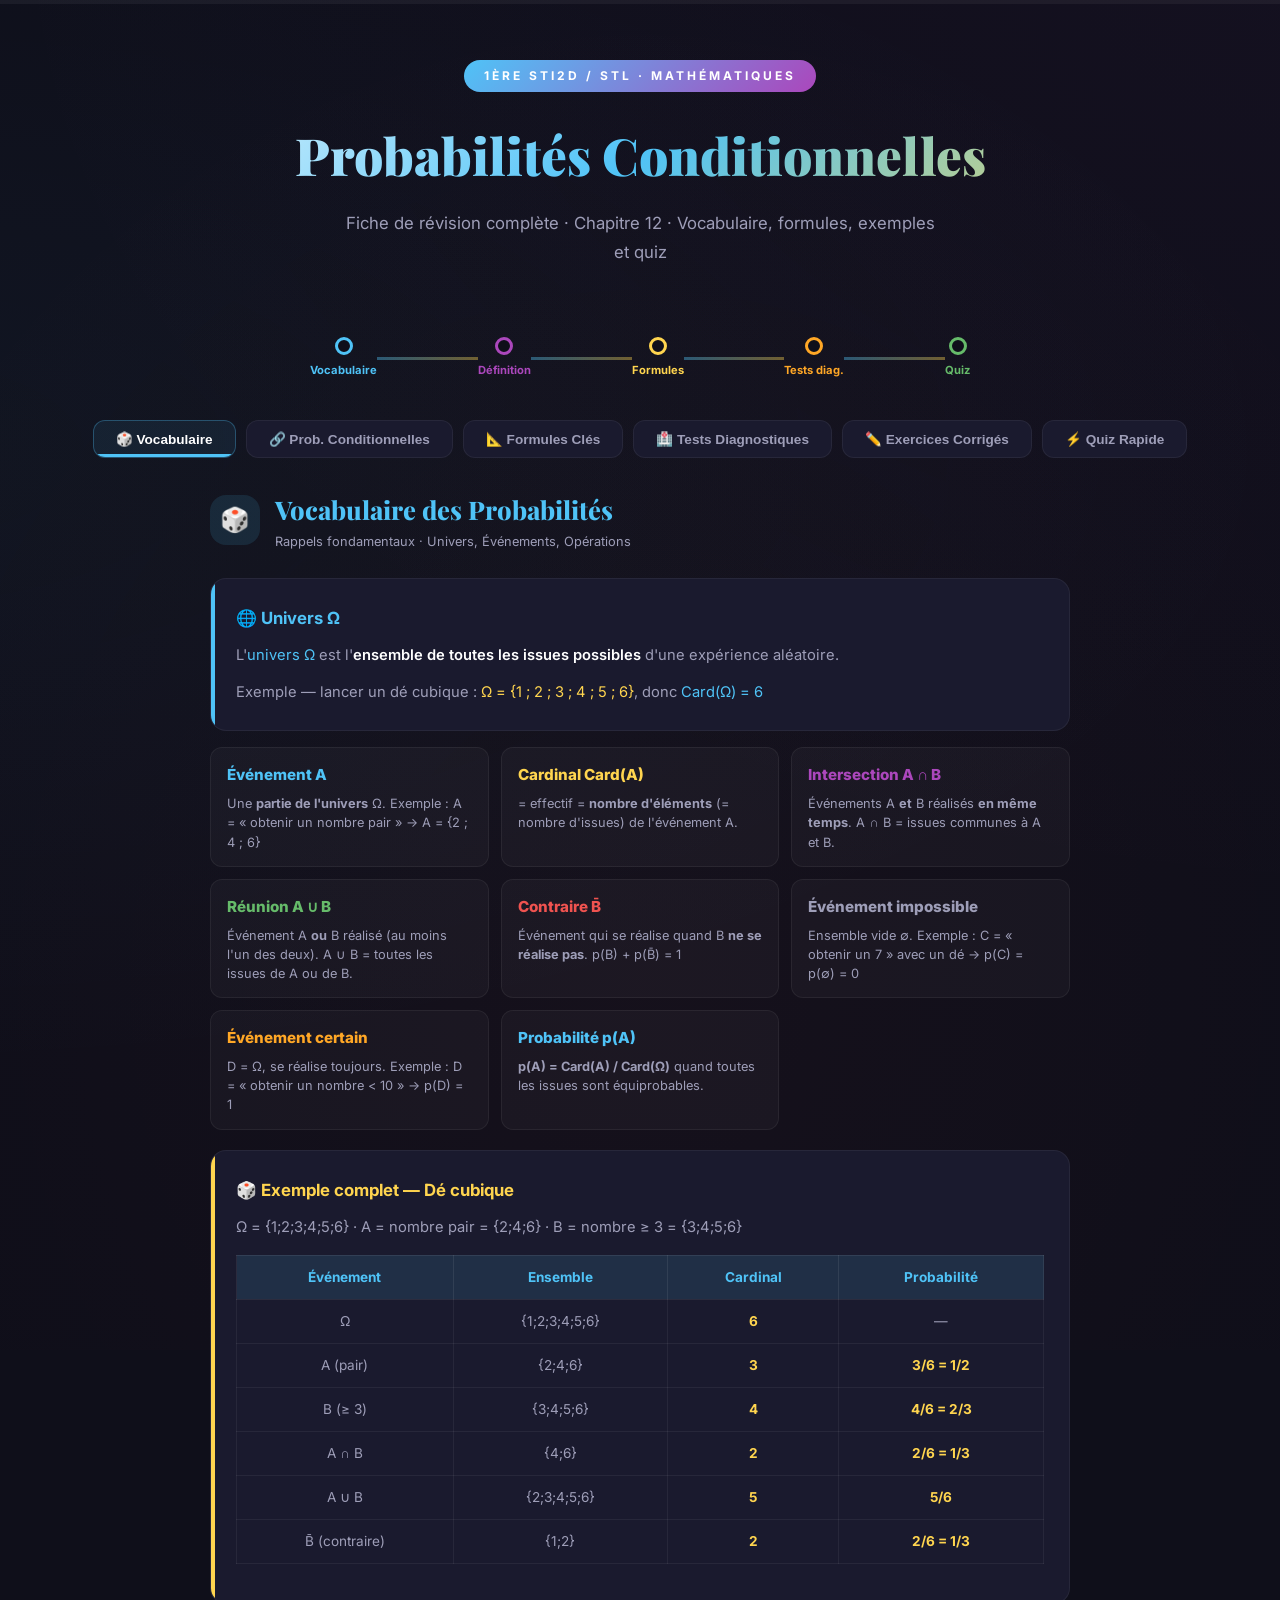
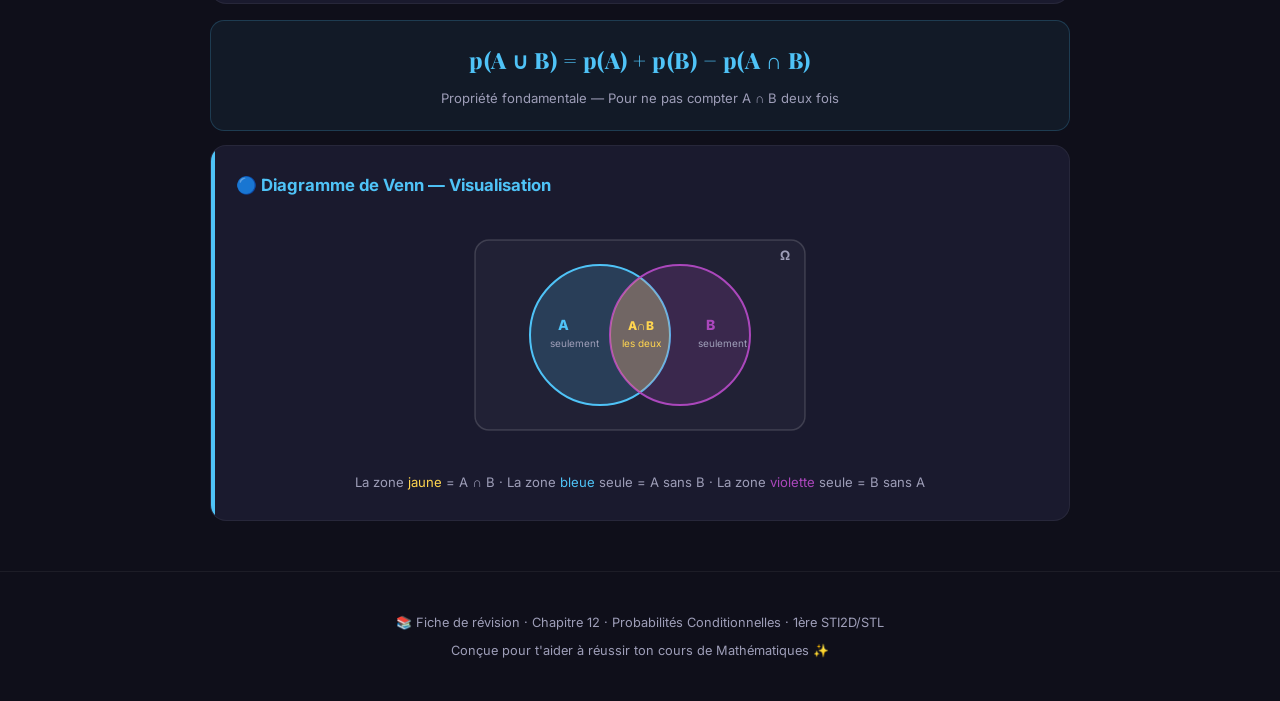
<file: fiches/Math_proba.html>
<!DOCTYPE html>
<html lang="fr">
<head>
    <meta charset="UTF-8">
    <meta name="viewport" content="width=device-width, initial-scale=1.0">
    <title>Fiche de Révision – Probabilités Conditionnelles</title>
    <style>
        @import url('https://fonts.googleapis.com/css2?family=Inter:wght@400;600;700;800;900&family=Playfair+Display:wght@700;800;900&display=swap');

        :root {
            --bg: #0f0f1a;
            --card-bg: #1a1a2e;
            --card-hover: #22223a;
            --accent-blue: #4fc3f7;
            --accent-red: #ef5350;
            --accent-gold: #ffd54f;
            --accent-green: #66bb6a;
            --accent-purple: #ab47bc;
            --accent-orange: #ffa726;
            --text: #e8e8f0;
            --text-muted: #9e9eb8;
            --border: rgba(255,255,255,0.06);
        }

        * { margin: 0; padding: 0; box-sizing: border-box; }

        body {
            font-family: 'Inter', sans-serif;
            background: var(--bg);
            color: var(--text);
            line-height: 1.7;
            overflow-x: hidden;
        }

        body::before {
            content: '';
            position: fixed;
            top: -50%; left: -50%;
            width: 200%; height: 200%;
            background: radial-gradient(ellipse at 20% 50%, rgba(79,195,247,0.04) 0%, transparent 50%),
                        radial-gradient(ellipse at 80% 20%, rgba(171,71,188,0.04) 0%, transparent 50%),
                        radial-gradient(ellipse at 50% 80%, rgba(239,83,80,0.03) 0%, transparent 50%);
            animation: bgFloat 20s ease-in-out infinite;
            z-index: -1;
        }

        @keyframes bgFloat {
            0%, 100% { transform: translate(0,0) rotate(0deg); }
            33% { transform: translate(2%,-2%) rotate(1deg); }
            66% { transform: translate(-1%,1%) rotate(-1deg); }
        }

        /* HEADER */
        .hero { text-align: center; padding: 60px 20px 40px; position: relative; }
        .hero-badge {
            display: inline-block;
            background: linear-gradient(135deg, var(--accent-blue), var(--accent-purple));
            color: #fff; font-size: 0.75rem; font-weight: 700;
            letter-spacing: 3px; text-transform: uppercase;
            padding: 6px 20px; border-radius: 30px; margin-bottom: 20px;
        }
        .hero h1 {
            font-family: 'Playfair Display', serif;
            font-size: clamp(2rem, 5vw, 3.2rem); font-weight: 900;
            background: linear-gradient(135deg, #fff 0%, var(--accent-blue) 50%, var(--accent-gold) 100%);
            -webkit-background-clip: text; -webkit-text-fill-color: transparent; background-clip: text;
            margin-bottom: 10px;
        }
        .hero p { color: var(--text-muted); font-size: 1.05rem; max-width: 600px; margin: 0 auto; }

        /* TIMELINE */
        .timeline-bar {
            display: flex; justify-content: center; align-items: center;
            gap: 0; margin: 30px auto; max-width: 700px; padding: 0 20px;
        }
        .timeline-node { display: flex; flex-direction: column; align-items: center; position: relative; z-index: 2; }
        .timeline-node .dot {
            width: 18px; height: 18px; border-radius: 50%; border: 3px solid;
            background: var(--bg); transition: transform 0.3s;
        }
        .timeline-node:hover .dot { transform: scale(1.3); }
        .timeline-node .label { font-size: 0.7rem; font-weight: 700; margin-top: 6px; white-space: nowrap; }
        .timeline-line {
            flex: 1; height: 3px;
            background: linear-gradient(90deg, var(--accent-blue), var(--accent-gold));
            opacity: 0.4; min-width: 30px;
        }

        /* NAV */
        .nav-tabs { display: flex; justify-content: center; flex-wrap: wrap; gap: 10px; padding: 10px 20px 30px; }
        .nav-tab {
            background: var(--card-bg); border: 1px solid var(--border);
            color: var(--text-muted); padding: 10px 22px; border-radius: 12px;
            font-size: 0.85rem; font-weight: 600; cursor: pointer; transition: all 0.3s;
            position: relative; overflow: hidden;
        }
        .nav-tab::before {
            content: ''; position: absolute; bottom: 0; left: 0;
            width: 100%; height: 3px; background: var(--accent-blue);
            transform: scaleX(0); transition: transform 0.3s;
        }
        .nav-tab:hover, .nav-tab.active { color: #fff; border-color: rgba(79,195,247,0.3); background: rgba(79,195,247,0.08); }
        .nav-tab:hover::before, .nav-tab.active::before { transform: scaleX(1); }

        /* SECTIONS */
        .section { max-width: 900px; margin: 0 auto 50px; padding: 0 20px; animation: fadeUp 0.6s ease-out; }
        .section.hidden { display: none; }
        @keyframes fadeUp {
            from { opacity: 0; transform: translateY(30px); }
            to { opacity: 1; transform: translateY(0); }
        }
        .section-header { display: flex; align-items: center; gap: 15px; margin-bottom: 25px; }
        .section-icon {
            width: 50px; height: 50px; border-radius: 16px;
            display: flex; align-items: center; justify-content: center;
            font-size: 1.5rem; flex-shrink: 0;
        }
        .section-header h2 { font-family: 'Playfair Display', serif; font-size: 1.6rem; font-weight: 800; }
        .section-header .subtitle { font-size: 0.8rem; color: var(--text-muted); font-family: 'Inter', sans-serif; font-weight: 400; }

        /* CARDS */
        .card {
            background: var(--card-bg); border: 1px solid var(--border);
            border-radius: 16px; padding: 25px; margin-bottom: 16px;
            transition: all 0.3s; position: relative; overflow: hidden;
        }
        .card::before {
            content: ''; position: absolute; top: 0; left: 0;
            width: 4px; height: 100%; border-radius: 4px 0 0 4px;
        }
        .card:hover {
            background: var(--card-hover); border-color: rgba(255,255,255,0.1);
            transform: translateY(-2px); box-shadow: 0 8px 30px rgba(0,0,0,0.3);
        }
        .card h3 { font-size: 1.05rem; font-weight: 700; margin-bottom: 10px; display: flex; align-items: center; gap: 10px; }
        .card p, .card li { color: var(--text-muted); font-size: 0.92rem; line-height: 1.8; }
        .card ul { list-style: none; padding: 0; }
        .card ul li { padding: 6px 0 6px 24px; position: relative; }
        .card ul li::before { content: '→'; position: absolute; left: 0; font-weight: 700; }

        .card.blue::before { background: var(--accent-blue); }
        .card.blue h3 { color: var(--accent-blue); }
        .card.blue ul li::before { color: var(--accent-blue); }
        .card.red::before { background: var(--accent-red); }
        .card.red h3 { color: var(--accent-red); }
        .card.red ul li::before { color: var(--accent-red); }
        .card.gold::before { background: var(--accent-gold); }
        .card.gold h3 { color: var(--accent-gold); }
        .card.gold ul li::before { color: var(--accent-gold); }
        .card.green::before { background: var(--accent-green); }
        .card.green h3 { color: var(--accent-green); }
        .card.green ul li::before { color: var(--accent-green); }
        .card.purple::before { background: var(--accent-purple); }
        .card.purple h3 { color: var(--accent-purple); }
        .card.purple ul li::before { color: var(--accent-purple); }
        .card.orange::before { background: var(--accent-orange); }
        .card.orange h3 { color: var(--accent-orange); }
        .card.orange ul li::before { color: var(--accent-orange); }

        /* DATES GRID */
        .dates-grid { display: grid; grid-template-columns: repeat(auto-fill, minmax(200px, 1fr)); gap: 12px; margin-top: 10px; }
        .date-chip {
            background: rgba(255,255,255,0.03); border: 1px solid var(--border);
            border-radius: 12px; padding: 14px 16px; transition: all 0.3s; cursor: default;
        }
        .date-chip:hover { background: rgba(79,195,247,0.06); border-color: rgba(79,195,247,0.2); transform: translateY(-2px); }
        .date-chip .year {
            font-size: 1.3rem; font-weight: 900;
            background: linear-gradient(135deg, var(--accent-blue), var(--accent-purple));
            -webkit-background-clip: text; -webkit-text-fill-color: transparent; background-clip: text;
        }
        .date-chip .event { font-size: 0.78rem; color: var(--text-muted); margin-top: 4px; line-height: 1.4; }

        /* DEF BOX */
        .def-box {
            background: rgba(171,71,188,0.08); border: 1px solid rgba(171,71,188,0.2);
            border-radius: 12px; padding: 16px 20px; margin: 12px 0;
            display: flex; align-items: flex-start; gap: 12px;
        }
        .def-box .def-icon { font-size: 1.2rem; flex-shrink: 0; margin-top: 2px; }
        .def-box strong { color: var(--accent-purple); }
        .def-box p { font-size: 0.88rem; color: var(--text-muted); }

        /* HIGHLIGHTS */
        .highlight { color: #fff; font-weight: 600; }
        .hl-blue { color: var(--accent-blue); }
        .hl-red { color: var(--accent-red); }
        .hl-gold { color: var(--accent-gold); }
        .hl-green { color: var(--accent-green); }
        .hl-purple { color: var(--accent-purple); }
        .hl-orange { color: var(--accent-orange); }

        /* VS BOX */
        .vs-container { display: grid; grid-template-columns: 1fr auto 1fr; gap: 16px; align-items: stretch; margin: 16px 0; }
        .vs-side { background: rgba(255,255,255,0.03); border: 1px solid var(--border); border-radius: 14px; padding: 20px; }
        .vs-side h4 { font-size: 0.95rem; font-weight: 700; margin-bottom: 10px; }
        .vs-side ul { list-style: none; padding: 0; }
        .vs-side ul li { font-size: 0.85rem; color: var(--text-muted); padding: 4px 0; }
        .vs-badge {
            align-self: center;
            background: linear-gradient(135deg, var(--accent-red), var(--accent-orange));
            color: #fff; font-weight: 900; font-size: 1.1rem;
            width: 45px; height: 45px; border-radius: 50%;
            display: flex; align-items: center; justify-content: center;
        }

        /* STATS BAR */
        .stat-bar { display: flex; gap: 16px; flex-wrap: wrap; margin: 16px 0; }
        .stat-item {
            flex: 1; min-width: 140px; background: rgba(255,255,255,0.03);
            border: 1px solid var(--border); border-radius: 12px; padding: 18px;
            text-align: center; transition: all 0.3s;
        }
        .stat-item:hover { background: rgba(255,213,79,0.06); border-color: rgba(255,213,79,0.2); }
        .stat-item .number {
            font-size: 1.8rem; font-weight: 900;
            background: linear-gradient(135deg, var(--accent-gold), var(--accent-orange));
            -webkit-background-clip: text; -webkit-text-fill-color: transparent; background-clip: text;
        }
        .stat-item .label { font-size: 0.75rem; color: var(--text-muted); margin-top: 4px; }

        /* QUIZ */
        .quiz-card {
            background: linear-gradient(135deg, rgba(79,195,247,0.08), rgba(171,71,188,0.08));
            border: 1px solid rgba(79,195,247,0.15); border-radius: 16px; padding: 25px; margin-bottom: 14px;
        }
        .quiz-card .question { font-weight: 700; font-size: 0.95rem; margin-bottom: 12px; display: flex; align-items: flex-start; gap: 10px; }
        .quiz-card .question .q-num {
            background: var(--accent-blue); color: #000; font-size: 0.75rem; font-weight: 800;
            width: 24px; height: 24px; border-radius: 8px;
            display: flex; align-items: center; justify-content: center; flex-shrink: 0;
        }
        .answer-reveal {
            background: rgba(0,0,0,0.3); border-radius: 10px; padding: 14px 18px;
            font-size: 0.88rem; color: var(--text-muted); cursor: pointer;
            transition: all 0.3s; position: relative; overflow: hidden; min-height: 50px;
        }
        .answer-reveal .answer-text { opacity: 0; transition: opacity 0.3s; }
        .answer-reveal .click-hint {
            position: absolute; top: 50%; left: 50%; transform: translate(-50%, -50%);
            font-size: 0.8rem; color: var(--accent-blue); font-weight: 600; transition: opacity 0.3s;
        }
        .answer-reveal.revealed .answer-text { opacity: 1; }
        .answer-reveal.revealed .click-hint { opacity: 0; }
        .answer-reveal:hover { background: rgba(79,195,247,0.06); }

        /* CONTRADICTION */
        .contradiction { background: rgba(239,83,80,0.06); border: 1px solid rgba(239,83,80,0.15); border-radius: 14px; padding: 20px; margin: 16px 0; }
        .contradiction h4 { color: var(--accent-red); font-size: 0.95rem; margin-bottom: 10px; display: flex; align-items: center; gap: 8px; }
        .contradiction .items { display: grid; grid-template-columns: 1fr 1fr; gap: 10px; }
        .contradiction .item { font-size: 0.85rem; color: var(--text-muted); padding: 10px 14px; border-radius: 10px; }
        .contradiction .item.positive { background: rgba(102,187,106,0.08); border: 1px solid rgba(102,187,106,0.15); }
        .contradiction .item.negative { background: rgba(239,83,80,0.08); border: 1px solid rgba(239,83,80,0.15); }
        .contradiction .item strong { display: block; font-size: 0.75rem; text-transform: uppercase; letter-spacing: 1px; margin-bottom: 4px; }
        .contradiction .item.positive strong { color: var(--accent-green); }
        .contradiction .item.negative strong { color: var(--accent-red); }

        /* FORMULA BOX */
        .formula-box {
            background: rgba(79,195,247,0.06); border: 1px solid rgba(79,195,247,0.2);
            border-radius: 14px; padding: 20px 24px; margin: 14px 0; text-align: center;
        }
        .formula-box .formula {
            font-size: 1.4rem; font-weight: 800; color: var(--accent-blue);
            letter-spacing: 0.5px; margin-bottom: 8px;
            font-family: 'Playfair Display', serif;
        }
        .formula-box .formula-desc { font-size: 0.82rem; color: var(--text-muted); }

        /* TABLE */
        .prob-table { width: 100%; border-collapse: collapse; margin: 14px 0; font-size: 0.85rem; }
        .prob-table th {
            background: rgba(79,195,247,0.12); color: var(--accent-blue);
            padding: 10px 14px; text-align: center; font-weight: 700;
            border: 1px solid rgba(255,255,255,0.08);
        }
        .prob-table td {
            padding: 10px 14px; text-align: center; color: var(--text-muted);
            border: 1px solid rgba(255,255,255,0.06);
        }
        .prob-table tr:hover td { background: rgba(255,255,255,0.03); color: var(--text); }
        .prob-table td.highlight-cell { color: var(--accent-gold); font-weight: 700; }
        .prob-table td.total-cell { color: var(--accent-green); font-weight: 700; background: rgba(102,187,106,0.05); }
        .prob-table th.total-th { background: rgba(102,187,106,0.12); color: var(--accent-green); }

        /* VOCAB GRID */
        .vocab-grid { display: grid; grid-template-columns: repeat(auto-fill, minmax(260px, 1fr)); gap: 12px; margin-top: 10px; }
        .vocab-item {
            background: rgba(255,255,255,0.03); border: 1px solid var(--border);
            border-radius: 12px; padding: 14px 16px; transition: all 0.3s;
        }
        .vocab-item:hover { background: rgba(171,71,188,0.06); border-color: rgba(171,71,188,0.2); transform: translateY(-2px); }
        .vocab-item .term { font-weight: 800; font-size: 0.95rem; margin-bottom: 6px; }
        .vocab-item .def { font-size: 0.8rem; color: var(--text-muted); line-height: 1.5; }

        /* PROGRESS BAR */
        .progress-container { position: fixed; top: 0; left: 0; width: 100%; height: 4px; z-index: 1000; background: rgba(255,255,255,0.05); }
        .progress-bar { height: 100%; background: linear-gradient(90deg, var(--accent-blue), var(--accent-purple), var(--accent-gold)); width: 0%; transition: width 0.1s; }

        /* SCROLLBAR */
        ::-webkit-scrollbar { width: 6px; }
        ::-webkit-scrollbar-track { background: var(--bg); }
        ::-webkit-scrollbar-thumb { background: rgba(255,255,255,0.1); border-radius: 3px; }

        /* FOOTER */
        .footer { text-align: center; padding: 40px 20px; color: var(--text-muted); font-size: 0.8rem; border-top: 1px solid var(--border); margin-top: 40px; }

        /* RESPONSIVE */
        @media (max-width: 600px) {
            .vs-container { grid-template-columns: 1fr; }
            .vs-badge { justify-self: center; }
            .contradiction .items { grid-template-columns: 1fr; }
            .dates-grid { grid-template-columns: repeat(2, 1fr); }
            .vocab-grid { grid-template-columns: 1fr; }
        }

        /* TAG */
        .tag {
            display: inline-block; padding: 2px 10px; border-radius: 20px;
            font-size: 0.72rem; font-weight: 700; letter-spacing: 1px; text-transform: uppercase; margin-left: 8px;
        }
        .tag.blue { background: rgba(79,195,247,0.15); color: var(--accent-blue); }
        .tag.gold { background: rgba(255,213,79,0.15); color: var(--accent-gold); }
        .tag.green { background: rgba(102,187,106,0.15); color: var(--accent-green); }
        .tag.red { background: rgba(239,83,80,0.15); color: var(--accent-red); }
        .tag.purple { background: rgba(171,71,188,0.15); color: var(--accent-purple); }
        .tag.orange { background: rgba(255,167,38,0.15); color: var(--accent-orange); }

        /* NOTE BOX */
        .note-box {
            background: rgba(255,213,79,0.06); border: 1px solid rgba(255,213,79,0.2);
            border-radius: 12px; padding: 14px 18px; margin: 12px 0;
            display: flex; gap: 12px; align-items: flex-start;
        }
        .note-box .note-icon { font-size: 1.1rem; flex-shrink: 0; }
        .note-box p { font-size: 0.85rem; color: var(--text-muted); }
        .note-box strong { color: var(--accent-gold); }

        .venn-container {
            display: flex; justify-content: center; align-items: center;
            padding: 20px; margin: 16px 0;
        }
        .venn-svg { max-width: 340px; width: 100%; }

        .grid-2 { display: grid; grid-template-columns: 1fr 1fr; gap: 16px; }
        @media (max-width: 600px) { .grid-2 { grid-template-columns: 1fr; } }
    </style>
</head>
<body>

<!-- Progress bar -->
<div class="progress-container">
    <div class="progress-bar" id="progressBar"></div>
</div>

<!-- HERO -->
<div class="hero">
    <div class="hero-badge">1ère STI2D / STL · Mathématiques</div>
    <h1>Probabilités Conditionnelles</h1>
    <p>Fiche de révision complète · Chapitre 12 · Vocabulaire, formules, exemples et quiz</p>
</div>

<!-- TIMELINE -->
<div class="timeline-bar">
    <div class="timeline-node">
        <div class="dot" style="border-color: var(--accent-blue);"></div>
        <div class="label" style="color: var(--accent-blue);">Vocabulaire</div>
    </div>
    <div class="timeline-line"></div>
    <div class="timeline-node">
        <div class="dot" style="border-color: var(--accent-purple);"></div>
        <div class="label" style="color: var(--accent-purple);">Définition</div>
    </div>
    <div class="timeline-line"></div>
    <div class="timeline-node">
        <div class="dot" style="border-color: var(--accent-gold);"></div>
        <div class="label" style="color: var(--accent-gold);">Formules</div>
    </div>
    <div class="timeline-line"></div>
    <div class="timeline-node">
        <div class="dot" style="border-color: var(--accent-orange);"></div>
        <div class="label" style="color: var(--accent-orange);">Tests diag.</div>
    </div>
    <div class="timeline-line"></div>
    <div class="timeline-node">
        <div class="dot" style="border-color: var(--accent-green);"></div>
        <div class="label" style="color: var(--accent-green);">Quiz</div>
    </div>
</div>

<!-- NAV TABS -->
<nav class="nav-tabs">
    <button class="nav-tab active" onclick="showSection('vocab')">🎲 Vocabulaire</button>
    <button class="nav-tab" onclick="showSection('proba-cond')">🔗 Prob. Conditionnelles</button>
    <button class="nav-tab" onclick="showSection('formules')">📐 Formules Clés</button>
    <button class="nav-tab" onclick="showSection('tests')">🏥 Tests Diagnostiques</button>
    <button class="nav-tab" onclick="showSection('exercices')">✏️ Exercices Corrigés</button>
    <button class="nav-tab" onclick="showSection('quiz')">⚡ Quiz Rapide</button>
</nav>

<!-- ===================== SECTION 1 : VOCABULAIRE ===================== -->
<div class="section" id="vocab">
    <div class="section-header">
        <div class="section-icon" style="background: rgba(79,195,247,0.12);">🎲</div>
        <div>
            <h2 style="color: var(--accent-blue);">Vocabulaire des Probabilités</h2>
            <div class="subtitle">Rappels fondamentaux · Univers, Événements, Opérations</div>
        </div>
    </div>

    <div class="card blue">
        <h3>🌐 Univers Ω</h3>
        <p>L'<span class="hl-blue">univers Ω</span> est l'<strong class="highlight">ensemble de toutes les issues possibles</strong> d'une expérience aléatoire.</p>
        <p style="margin-top:10px;">Exemple — lancer un dé cubique : <span class="hl-gold">Ω = {1 ; 2 ; 3 ; 4 ; 5 ; 6}</span>, donc <span class="hl-blue">Card(Ω) = 6</span></p>
    </div>

    <div class="vocab-grid">
        <div class="vocab-item">
            <div class="term" style="color: var(--accent-blue);">Événement A</div>
            <div class="def">Une <strong>partie de l'univers</strong> Ω. Exemple : A = « obtenir un nombre pair » → A = {2 ; 4 ; 6}</div>
        </div>
        <div class="vocab-item">
            <div class="term" style="color: var(--accent-gold);">Cardinal Card(A)</div>
            <div class="def">= effectif = <strong>nombre d'éléments</strong> (= nombre d'issues) de l'événement A.</div>
        </div>
        <div class="vocab-item">
            <div class="term" style="color: var(--accent-purple);">Intersection A ∩ B</div>
            <div class="def">Événements A <strong>et</strong> B réalisés <strong>en même temps</strong>. A ∩ B = issues communes à A et B.</div>
        </div>
        <div class="vocab-item">
            <div class="term" style="color: var(--accent-green);">Réunion A ∪ B</div>
            <div class="def">Événement A <strong>ou</strong> B réalisé (au moins l'un des deux). A ∪ B = toutes les issues de A ou de B.</div>
        </div>
        <div class="vocab-item">
            <div class="term" style="color: var(--accent-red);">Contraire B̄</div>
            <div class="def">Événement qui se réalise quand B <strong>ne se réalise pas</strong>. p(B) + p(B̄) = 1</div>
        </div>
        <div class="vocab-item">
            <div class="term" style="color: var(--text-muted);">Événement impossible</div>
            <div class="def">Ensemble vide ∅. Exemple : C = « obtenir un 7 » avec un dé → p(C) = p(∅) = 0</div>
        </div>
        <div class="vocab-item">
            <div class="term" style="color: var(--accent-orange);">Événement certain</div>
            <div class="def">D = Ω, se réalise toujours. Exemple : D = « obtenir un nombre &lt; 10 » → p(D) = 1</div>
        </div>
        <div class="vocab-item">
            <div class="term" style="color: var(--accent-blue);">Probabilité p(A)</div>
            <div class="def"><strong>p(A) = Card(A) / Card(Ω)</strong> quand toutes les issues sont équiprobables.</div>
        </div>
    </div>

    <!-- Exemple concret dé -->
    <div class="card gold" style="margin-top:20px;">
        <h3>🎲 Exemple complet — Dé cubique</h3>
        <p style="margin-bottom:12px;">Ω = {1;2;3;4;5;6} · A = nombre pair = {2;4;6} · B = nombre ≥ 3 = {3;4;5;6}</p>
        <table class="prob-table">
            <thead>
                <tr>
                    <th>Événement</th>
                    <th>Ensemble</th>
                    <th>Cardinal</th>
                    <th>Probabilité</th>
                </tr>
            </thead>
            <tbody>
                <tr>
                    <td>Ω</td>
                    <td>{1;2;3;4;5;6}</td>
                    <td class="highlight-cell">6</td>
                    <td>—</td>
                </tr>
                <tr>
                    <td>A (pair)</td>
                    <td>{2;4;6}</td>
                    <td class="highlight-cell">3</td>
                    <td class="highlight-cell">3/6 = 1/2</td>
                </tr>
                <tr>
                    <td>B (≥ 3)</td>
                    <td>{3;4;5;6}</td>
                    <td class="highlight-cell">4</td>
                    <td class="highlight-cell">4/6 = 2/3</td>
                </tr>
                <tr>
                    <td>A ∩ B</td>
                    <td>{4;6}</td>
                    <td class="highlight-cell">2</td>
                    <td class="highlight-cell">2/6 = 1/3</td>
                </tr>
                <tr>
                    <td>A ∪ B</td>
                    <td>{2;3;4;5;6}</td>
                    <td class="highlight-cell">5</td>
                    <td class="highlight-cell">5/6</td>
                </tr>
                <tr>
                    <td>B̄ (contraire)</td>
                    <td>{1;2}</td>
                    <td class="highlight-cell">2</td>
                    <td class="highlight-cell">2/6 = 1/3</td>
                </tr>
            </tbody>
        </table>
    </div>

    <div class="formula-box">
        <div class="formula">p(A ∪ B) = p(A) + p(B) − p(A ∩ B)</div>
        <div class="formula-desc">Propriété fondamentale — Pour ne pas compter A ∩ B deux fois</div>
    </div>

    <!-- Diagramme de Venn SVG -->
    <div class="card blue">
        <h3>🔵 Diagramme de Venn — Visualisation</h3>
        <div class="venn-container">
            <svg class="venn-svg" viewBox="0 0 340 200" xmlns="http://www.w3.org/2000/svg">
                <!-- Background Ω -->
                <rect x="5" y="5" width="330" height="190" rx="14" fill="rgba(255,255,255,0.03)" stroke="rgba(255,255,255,0.15)" stroke-width="1.5"/>
                <text x="310" y="25" fill="#9e9eb8" font-size="13" font-weight="700" font-family="Inter">Ω</text>
                <!-- Circle A -->
                <circle cx="130" cy="100" r="70" fill="rgba(79,195,247,0.18)" stroke="#4fc3f7" stroke-width="2"/>
                <!-- Circle B -->
                <circle cx="210" cy="100" r="70" fill="rgba(171,71,188,0.18)" stroke="#ab47bc" stroke-width="2"/>
                <!-- Intersection highlight -->
                <clipPath id="clipA"><circle cx="130" cy="100" r="70"/></clipPath>
                <circle cx="210" cy="100" r="70" fill="rgba(255,213,79,0.25)" clip-path="url(#clipA)"/>
                <!-- Labels -->
                <text x="88" y="95" fill="#4fc3f7" font-size="14" font-weight="800" font-family="Inter">A</text>
                <text x="80" y="112" fill="#9e9eb8" font-size="10" font-family="Inter">seulement</text>
                <text x="236" y="95" fill="#ab47bc" font-size="14" font-weight="800" font-family="Inter">B</text>
                <text x="228" y="112" fill="#9e9eb8" font-size="10" font-family="Inter">seulement</text>
                <text x="158" y="95" fill="#ffd54f" font-size="12" font-weight="800" font-family="Inter">A∩B</text>
                <text x="152" y="112" fill="#ffd54f" font-size="10" font-family="Inter">les deux</text>
            </svg>
        </div>
        <p style="text-align:center; font-size:0.82rem;">La zone <span class="hl-gold">jaune</span> = A ∩ B · La zone <span class="hl-blue">bleue</span> seule = A sans B · La zone <span class="hl-purple">violette</span> seule = B sans A</p>
    </div>
</div>

<!-- ===================== SECTION 2 : PROBA CONDITIONNELLES ===================== -->
<div class="section hidden" id="proba-cond">
    <div class="section-header">
        <div class="section-icon" style="background: rgba(171,71,188,0.12);">🔗</div>
        <div>
            <h2 style="color: var(--accent-purple);">Probabilités Conditionnelles</h2>
            <div class="subtitle">Probabilité d'un événement sachant qu'un autre est réalisé</div>
        </div>
    </div>

    <!-- Activité hôpital -->
    <div class="card purple">
        <h3>🏥 Activité d'introduction — Hôpital</h3>
        <p style="margin-bottom:14px;">Dans un hôpital, des patients atteints d'une même maladie sont traités avec le médicament <span class="hl-blue">α</span> ou le médicament <span class="hl-red">β</span>. Tableau des résultats sur 5 ans :</p>
        <table class="prob-table">
            <thead>
                <tr>
                    <th></th>
                    <th style="color: var(--accent-blue);">Médicament α</th>
                    <th style="color: var(--accent-red);">Médicament β</th>
                    <th class="total-th">Total</th>
                </tr>
            </thead>
            <tbody>
                <tr>
                    <td style="font-weight:700; color: var(--accent-green);">Guéri</td>
                    <td class="highlight-cell">241</td>
                    <td>186</td>
                    <td class="total-cell">427</td>
                </tr>
                <tr>
                    <td style="font-weight:700; color: var(--accent-red);">Non guéri</td>
                    <td>108</td>
                    <td>65</td>
                    <td class="total-cell">173</td>
                </tr>
                <tr>
                    <td style="font-weight:700;">Total</td>
                    <td class="total-cell">349</td>
                    <td class="total-cell">251</td>
                    <td class="total-cell">600</td>
                </tr>
            </tbody>
        </table>
        <p style="margin-top:10px; font-size:0.82rem;">α : « le patient a pris le médicament α » · G : « le patient est guéri »</p>
    </div>

    <!-- Expérience 1 -->
    <div class="card blue">
        <h3>🎯 1ère expérience — On tire une fiche au hasard (600 fiches)</h3>
        <ul>
            <li><span class="hl-blue">p(α)</span> = 349/600 ≈ <span class="hl-gold">0,58</span> — probabilité d'avoir pris α</li>
            <li><span class="hl-green">p(G)</span> = 427/600 ≈ <span class="hl-gold">0,71</span> — probabilité d'être guéri</li>
            <li><span class="hl-purple">p(α ∩ G)</span> = 241/600 ≈ <span class="hl-gold">0,40</span> — guéri ET a pris α</li>
            <li><span class="hl-red">p(α ∩ Ḡ)</span> = 108/600 ≈ <span class="hl-gold">0,18</span> — non guéri ET a pris α</li>
        </ul>
    </div>

    <!-- Expérience 2 -->
    <div class="card green">
        <h3>🎯 2ème expérience — On tire la fiche d'un patient GUÉRI</h3>
        <p style="margin-bottom:12px;">On restreint l'univers aux <span class="hl-green">427 patients guéris</span> uniquement.</p>
        <div class="formula-box">
            <div class="formula" style="font-size:1.1rem; color: var(--accent-green);">p<sub>G</sub>(α) = 241/427 ≈ 0,56</div>
            <div class="formula-desc">Probabilité d'avoir pris α, sachant que le patient est guéri → On lit seulement la <strong>ligne des guéris</strong></div>
        </div>
        <div class="formula-box" style="margin-top:10px;">
            <div class="formula" style="font-size:1.1rem; color: var(--accent-red);">p<sub>β</sub>(G) = 186/251 ≈ 0,74</div>
            <div class="formula-desc">Probabilité d'être guéri, sachant que le patient a pris β → On lit seulement la <strong>colonne de β</strong></div>
        </div>
    </div>

    <!-- Définition officielle -->
    <div class="def-box" style="margin: 20px 0;">
        <div class="def-icon">📌</div>
        <div>
            <strong>Définition — Probabilité Conditionnelle</strong>
            <p style="margin-top:6px;">La probabilité que l'événement <strong style="color:var(--accent-purple);">B</strong> se réalise <em>sachant que</em> l'événement <strong style="color:var(--accent-blue);">A</strong> est réalisé, notée <strong style="color:var(--accent-gold);">p<sub>A</sub>(B)</strong>, est définie par :</p>
        </div>
    </div>

    <div class="formula-box">
        <div class="formula">p<sub>A</sub>(B) = Card(A ∩ B) / Card(A)</div>
        <div class="formula-desc" style="margin-top:6px;">Se lit « p de B sachant A » · L'ensemble de référence n'est plus Ω mais <strong style="color:var(--accent-blue);">A</strong></div>
    </div>

    <div class="note-box">
        <div class="note-icon">💡</div>
        <p><strong>Remarque :</strong> Avec les probabilités conditionnelles, l'ensemble de référence n'est plus Ω, mais <strong>A</strong>. On « restreint » l'univers à l'événement A.</p>
    </div>

    <!-- Exemple dé -->
    <div class="card gold">
        <h3>🎲 Exemple — Dé cubique avec probabilité conditionnelle</h3>
        <p>A = « nombre pair » = {2;4;6} · B = « nombre ≥ 3 »</p>
        <p style="margin-top:8px;">Sachant que le dé est pair, quelle est la probabilité qu'il soit ≥ 3 ?</p>
        <div class="formula-box" style="margin-top:12px;">
            <div class="formula" style="font-size:1rem; color: var(--accent-gold);">p<sub>A</sub>(B) = Card(A ∩ B) / Card(A) = 2/3</div>
            <div class="formula-desc">A ∩ B = {4;6} (pairs ET ≥ 3) → Card = 2 · Card(A) = 3 · Parmi les 3 dés pairs (2,4,6), 2 sont ≥ 3 (4 et 6)</div>
        </div>
    </div>

    <div class="vs-container">
        <div class="vs-side">
            <h4 style="color: var(--accent-blue);">🌐 Probabilité classique p(B)</h4>
            <ul>
                <li>Référence : tout l'univers Ω</li>
                <li>Card(Ω) au dénominateur</li>
                <li>p(B) = Card(B) / Card(Ω)</li>
                <li>Exemple : p(B) = 4/6 = 2/3</li>
            </ul>
        </div>
        <div class="vs-badge">VS</div>
        <div class="vs-side">
            <h4 style="color: var(--accent-purple);">🔗 Prob. conditionnelle p<sub>A</sub>(B)</h4>
            <ul>
                <li>Référence : événement A uniquement</li>
                <li>Card(A) au dénominateur</li>
                <li>p<sub>A</sub>(B) = Card(A ∩ B) / Card(A)</li>
                <li>Exemple : p<sub>A</sub>(B) = 2/3</li>
            </ul>
        </div>
    </div>
</div>

<!-- ===================== SECTION 3 : FORMULES ===================== -->
<div class="section hidden" id="formules">
    <div class="section-header">
        <div class="section-icon" style="background: rgba(255,213,79,0.12);">📐</div>
        <div>
            <h2 style="color: var(--accent-gold);">Formules Clés</h2>
            <div class="subtitle">Toutes les formules à retenir pour l'examen</div>
        </div>
    </div>

    <div class="stat-bar">
        <div class="stat-item">
            <div class="number">5</div>
            <div class="label">Formules essentielles</div>
        </div>
        <div class="stat-item">
            <div class="number">3</div>
            <div class="label">Propriétés importantes</div>
        </div>
        <div class="stat-item">
            <div class="number">2</div>
            <div class="label">Notations à maîtriser</div>
        </div>
    </div>

    <div class="card gold">
        <h3>⭐ Formule principale — Probabilité conditionnelle</h3>
        <div class="formula-box">
            <div class="formula">p<sub>A</sub>(B) = Card(A ∩ B) / Card(A)</div>
            <div class="formula-desc">Probabilité de B sachant A · Valable quand les issues sont équiprobables</div>
        </div>
        <div class="formula-box" style="background: rgba(171,71,188,0.06); border-color: rgba(171,71,188,0.2);">
            <div class="formula" style="color: var(--accent-purple);">p<sub>A</sub>(B) = p(A ∩ B) / p(A)</div>
            <div class="formula-desc">Formule générale avec les probabilités (pas seulement les cardinaux)</div>
        </div>
    </div>

    <div class="card blue">
        <h3>🔵 Formule de la réunion</h3>
        <div class="formula-box">
            <div class="formula">p(A ∪ B) = p(A) + p(B) − p(A ∩ B)</div>
            <div class="formula-desc">Évite de compter A ∩ B deux fois · Valable pour tous les événements</div>
        </div>
        <p style="margin-top:8px;">Cas particulier — si A et B sont <span class="hl-blue">incompatibles</span> (A ∩ B = ∅) :</p>
        <div class="formula-box" style="margin-top:8px; background: rgba(79,195,247,0.04);">
            <div class="formula" style="font-size:1.1rem;">p(A ∪ B) = p(A) + p(B)</div>
        </div>
    </div>

    <div class="card red">
        <h3>🔴 Formule du contraire</h3>
        <div class="formula-box" style="background: rgba(239,83,80,0.06); border-color: rgba(239,83,80,0.2);">
            <div class="formula" style="color: var(--accent-red);">p(B) + p(B̄) = 1</div>
            <div class="formula-desc">Toujours vrai · Très utile pour calculer p(B̄) = 1 − p(B)</div>
        </div>
    </div>

    <div class="card green">
        <h3>🟢 Probabilité classique (équiprobabilité)</h3>
        <div class="formula-box" style="background: rgba(102,187,106,0.06); border-color: rgba(102,187,106,0.2);">
            <div class="formula" style="color: var(--accent-green);">p(A) = Card(A) / Card(Ω)</div>
            <div class="formula-desc">Valable uniquement si toutes les issues sont équiprobables</div>
        </div>
    </div>

    <div class="card orange">
        <h3>🟠 Formule des probabilités totales (à retenir)</h3>
        <div class="formula-box" style="background: rgba(255,167,38,0.06); border-color: rgba(255,167,38,0.2);">
            <div class="formula" style="color: var(--accent-orange); font-size:1rem;">p(B) = p(A ∩ B) + p(Ā ∩ B)</div>
            <div class="formula-desc">Si A et Ā forment une partition de Ω · p(B) = p<sub>A</sub>(B)·p(A) + p<sub>Ā</sub>(B)·p(Ā)</div>
        </div>
    </div>

    <!-- Tableau récapitulatif notation -->
    <div class="card purple">
        <h3>📋 Récapitulatif des notations</h3>
        <table class="prob-table" style="margin-top:10px;">
            <thead>
                <tr>
                    <th>Notation</th>
                    <th>Se lit</th>
                    <th>Signification</th>
                </tr>
            </thead>
            <tbody>
                <tr>
                    <td class="highlight-cell">p(A)</td>
                    <td>probabilité de A</td>
                    <td style="text-align:left; padding-left:20px;">Probabilité que A se réalise</td>
                </tr>
                <tr>
                    <td class="highlight-cell">p<sub>A</sub>(B)</td>
                    <td>p de B sachant A</td>
                    <td style="text-align:left; padding-left:20px;">Probabilité de B si on sait que A est réalisé</td>
                </tr>
                <tr>
                    <td class="highlight-cell">A ∩ B</td>
                    <td>A inter B</td>
                    <td style="text-align:left; padding-left:20px;">A ET B simultanément</td>
                </tr>
                <tr>
                    <td class="highlight-cell">A ∪ B</td>
                    <td>A union B</td>
                    <td style="text-align:left; padding-left:20px;">A OU B (au moins l'un)</td>
                </tr>
                <tr>
                    <td class="highlight-cell">B̄ ou B̄</td>
                    <td>B barre / contraire de B</td>
                    <td style="text-align:left; padding-left:20px;">B ne se réalise pas</td>
                </tr>
                <tr>
                    <td class="highlight-cell">∅</td>
                    <td>ensemble vide</td>
                    <td style="text-align:left; padding-left:20px;">Événement impossible, p(∅) = 0</td>
                </tr>
            </tbody>
        </table>
    </div>

    <div class="note-box">
        <div class="note-icon">⚠️</div>
        <p><strong>Attention !</strong> p<sub>A</sub>(B) ≠ p<sub>B</sub>(A) en général. L'ordre compte ! « p de B sachant A » est différent de « p de A sachant B ».</p>
    </div>
</div>

<!-- ===================== SECTION 4 : TESTS DIAGNOSTIQUES ===================== -->
<div class="section hidden" id="tests">
    <div class="section-header">
        <div class="section-icon" style="background: rgba(239,83,80,0.12);">🏥</div>
        <div>
            <h2 style="color: var(--accent-red);">Tests Diagnostiques</h2>
            <div class="subtitle">Application aux tests médicaux · Faux positifs, Sensibilité, Spécificité</div>
        </div>
    </div>

    <div class="note-box" style="background: rgba(239,83,80,0.06); border-color: rgba(239,83,80,0.2);">
        <div class="note-icon">🔬</div>
        <p><strong style="color: var(--accent-red);">Contexte :</strong> Un test médical peut détecter ou non une maladie M. Il peut donner un résultat positif (T) ou négatif (T̄). Il peut se tromper.</p>
    </div>

    <div class="dates-grid" style="margin: 20px 0;">
        <div class="date-chip">
            <div class="year" style="background: linear-gradient(135deg, var(--accent-red), var(--accent-orange)); -webkit-background-clip:text; -webkit-text-fill-color:transparent; background-clip:text;">M</div>
            <div class="event">Patient <strong>malade</strong> (M se réalise)</div>
        </div>
        <div class="date-chip">
            <div class="year" style="background: linear-gradient(135deg, var(--accent-green), var(--accent-blue)); -webkit-background-clip:text; -webkit-text-fill-color:transparent; background-clip:text;">M̄</div>
            <div class="event">Patient <strong>non malade</strong> (M ne se réalise pas)</div>
        </div>
        <div class="date-chip">
            <div class="year" style="background: linear-gradient(135deg, var(--accent-blue), var(--accent-purple)); -webkit-background-clip:text; -webkit-text-fill-color:transparent; background-clip:text;">T</div>
            <div class="event">Test <strong>positif</strong></div>
        </div>
        <div class="date-chip">
            <div class="year" style="background: linear-gradient(135deg, var(--accent-purple), var(--accent-gold)); -webkit-background-clip:text; -webkit-text-fill-color:transparent; background-clip:text;">T̄</div>
            <div class="event">Test <strong>négatif</strong></div>
        </div>
    </div>

    <div class="contradiction">
        <h4>⚠️ Les deux types d'erreurs d'un test</h4>
        <div class="items">
            <div class="item negative">
                <strong>Faux positif</strong>
                Test positif (T) alors que le patient n'est PAS malade (M̄). Le test dit « malade » à tort.
            </div>
            <div class="item negative">
                <strong>Faux négatif</strong>
                Test négatif (T̄) alors que le patient EST malade (M). Le test dit « sain » à tort — plus dangereux !
            </div>
            <div class="item positive">
                <strong>Vrai positif</strong>
                Test positif (T) ET patient malade (M). Détection correcte.
            </div>
            <div class="item positive">
                <strong>Vrai négatif</strong>
                Test négatif (T̄) ET patient non malade (M̄). Exclusion correcte.
            </div>
        </div>
    </div>

    <div class="card red">
        <h3>📊 Les 3 indicateurs clés d'un test</h3>
        <div class="formula-box" style="background: rgba(79,195,247,0.06); border-color: rgba(79,195,247,0.2); margin-bottom:12px;">
            <div class="formula" style="font-size:1rem; color: var(--accent-blue);">Sensibilité = p<sub>M</sub>(T)</div>
            <div class="formula-desc">Probabilité que le test soit <strong>positif</strong> sachant que le patient est <strong>malade</strong>. Une bonne sensibilité = peu de faux négatifs.</div>
        </div>
        <div class="formula-box" style="background: rgba(102,187,106,0.06); border-color: rgba(102,187,106,0.2); margin-bottom:12px;">
            <div class="formula" style="font-size:1rem; color: var(--accent-green);">Spécificité = p<sub>M̄</sub>(T̄)</div>
            <div class="formula-desc">Probabilité que le test soit <strong>négatif</strong> sachant que le patient est <strong>non malade</strong>. Une bonne spécificité = peu de faux positifs.</div>
        </div>
        <div class="formula-box" style="background: rgba(255,213,79,0.06); border-color: rgba(255,213,79,0.2);">
            <div class="formula" style="font-size:1rem; color: var(--accent-gold);">Efficacité = p(M ∩ T) + p(M̄ ∩ T̄)</div>
            <div class="formula-desc">Probabilité que le test donne le bon résultat (vrai positif OU vrai négatif).</div>
        </div>
    </div>

    <div class="card purple">
        <h3>🧠 Mémo — Comment retenir les formules</h3>
        <table class="prob-table">
            <thead>
                <tr>
                    <th>Indicateur</th>
                    <th>Formule</th>
                    <th>Mnémotechnique</th>
                </tr>
            </thead>
            <tbody>
                <tr>
                    <td style="color: var(--accent-blue); font-weight:700;">Sensibilité</td>
                    <td class="highlight-cell">p<sub>M</sub>(T)</td>
                    <td style="color: var(--text-muted); text-align:left; padding-left:12px;">Parmi les <u>malades</u>, combien sont détectés ?</td>
                </tr>
                <tr>
                    <td style="color: var(--accent-green); font-weight:700;">Spécificité</td>
                    <td class="highlight-cell">p<sub>M̄</sub>(T̄)</td>
                    <td style="color: var(--text-muted); text-align:left; padding-left:12px;">Parmi les <u>non malades</u>, combien sont correctement exclus ?</td>
                </tr>
                <tr>
                    <td style="color: var(--accent-gold); font-weight:700;">Efficacité</td>
                    <td class="highlight-cell">p(M∩T) + p(M̄∩T̄)</td>
                    <td style="color: var(--text-muted); text-align:left; padding-left:12px;">Vrais positifs + Vrais négatifs sur l'ensemble</td>
                </tr>
            </tbody>
        </table>
    </div>
</div>

<!-- ===================== SECTION 5 : EXERCICES CORRIGÉS ===================== -->
<div class="section hidden" id="exercices">
    <div class="section-header">
        <div class="section-icon" style="background: rgba(102,187,106,0.12);">✏️</div>
        <div>
            <h2 style="color: var(--accent-green);">Exercices Corrigés</h2>
            <div class="subtitle">4 exercices types avec solutions détaillées</div>
        </div>
    </div>

    <!-- Exercice 1 -->
    <div class="card blue">
        <h3>📝 Exercice 1 — Cardinaux donnés <span class="tag blue">Niveau 1</span></h3>
        <p>Soient A et B deux événements d'une même expérience aléatoire tels que :</p>
        <p style="margin: 10px 0;"><span class="hl-gold">Card(A) = 6</span>, <span class="hl-gold">Card(B) = 8</span> et <span class="hl-gold">Card(A ∩ B) = 3</span>.</p>
        <p>Calculer p<sub>A</sub>(B) et p<sub>B</sub>(A).</p>
        <div class="formula-box" style="margin-top:14px; text-align:left; padding:16px 20px;">
            <p style="color: var(--text-muted); font-size:0.88rem; margin-bottom:8px;"><strong style="color:var(--accent-blue);">Solution :</strong></p>
            <p style="color: var(--text-muted); font-size:0.88rem;">p<sub>A</sub>(B) = Card(A ∩ B) / Card(A) = <span class="hl-gold">3/6 = 1/2</span></p>
            <p style="color: var(--text-muted); font-size:0.88rem; margin-top:6px;">p<sub>B</sub>(A) = Card(A ∩ B) / Card(B) = <span class="hl-gold">3/8</span></p>
            <div class="note-box" style="margin-top:10px;">
                <div class="note-icon">💡</div>
                <p>Le numérateur est toujours <strong>Card(A ∩ B)</strong>. Seul le dénominateur change selon l'événement « sachant ».</p>
            </div>
        </div>
    </div>

    <!-- Exercice 2 -->
    <div class="card purple">
        <h3>📝 Exercice 2 — Tableau puces électroniques <span class="tag purple">Niveau 2</span></h3>
        <p style="margin-bottom:12px;">Une usine fabrique deux types de puces (A et B). On prélève au hasard un lot de 100 puces.</p>
        <table class="prob-table">
            <thead>
                <tr>
                    <th></th>
                    <th style="color: var(--accent-blue);">Type A</th>
                    <th style="color: var(--accent-red);">Type B</th>
                    <th class="total-th">Total</th>
                </tr>
            </thead>
            <tbody>
                <tr>
                    <td style="font-weight:700; color: var(--accent-red);">Défaut</td>
                    <td>5</td>
                    <td>12</td>
                    <td class="total-cell">17</td>
                </tr>
                <tr>
                    <td style="font-weight:700; color: var(--accent-green);">Sans défaut</td>
                    <td>35</td>
                    <td>48</td>
                    <td class="total-cell">83</td>
                </tr>
                <tr>
                    <td style="font-weight:700;">Total</td>
                    <td class="total-cell">40</td>
                    <td class="total-cell">60</td>
                    <td class="total-cell">100</td>
                </tr>
            </tbody>
        </table>
        <div style="margin-top:14px;">
            <p style="font-weight:700; color: var(--accent-purple); margin-bottom:8px;">Calculer la probabilité que la puce soit :</p>
            <ul>
                <li><span class="hl-blue">a) De type A :</span> 40/100 = <span class="hl-gold">0,4</span></li>
                <li><span class="hl-red">b) Avec un défaut :</span> 17/100 = <span class="hl-gold">0,17</span></li>
                <li><span class="hl-purple">c) De type A sachant qu'elle a un défaut :</span> p<sub>D</sub>(A) = Card(A∩D)/Card(D) = 5/17 ≈ <span class="hl-gold">0,29</span></li>
                <li><span class="hl-orange">d) De type A ET avec un défaut :</span> p(A∩D) = 5/100 = <span class="hl-gold">0,05</span></li>
            </ul>
        </div>
    </div>

    <!-- Exercice 3 -->
    <div class="card gold">
        <h3>📝 Exercice 3 — Diagramme de Venn <span class="tag gold">Niveau 2</span></h3>
        <p style="margin-bottom:12px;">Deux événements A et B représentés avec les nombres d'éléments dans chaque zone. On choisit un élément de Ω au hasard.</p>
        <div class="venn-container">
            <svg class="venn-svg" viewBox="0 0 340 200" xmlns="http://www.w3.org/2000/svg">
                <rect x="5" y="5" width="330" height="190" rx="14" fill="rgba(255,255,255,0.03)" stroke="rgba(255,255,255,0.15)" stroke-width="1.5"/>
                <text x="308" y="25" fill="#9e9eb8" font-size="13" font-weight="700" font-family="Inter">Ω</text>
                <circle cx="130" cy="100" r="70" fill="rgba(79,195,247,0.15)" stroke="#4fc3f7" stroke-width="2"/>
                <circle cx="210" cy="100" r="70" fill="rgba(171,71,188,0.15)" stroke="#ab47bc" stroke-width="2"/>
                <clipPath id="clipA2"><circle cx="130" cy="100" r="70"/></clipPath>
                <circle cx="210" cy="100" r="70" fill="rgba(255,213,79,0.3)" clip-path="url(#clipA2)"/>
                <text x="82" y="105" fill="#4fc3f7" font-size="22" font-weight="900" font-family="Inter">2</text>
                <text x="161" y="105" fill="#ffd54f" font-size="22" font-weight="900" font-family="Inter">3</text>
                <text x="236" y="105" fill="#ab47bc" font-size="22" font-weight="900" font-family="Inter">10</text>
                <text x="290" y="105" fill="#9e9eb8" font-size="18" font-weight="700" font-family="Inter">B</text>
                <text x="86" y="145" fill="#9e9eb8" font-size="11" font-family="Inter">A seul</text>
                <text x="234" y="145" fill="#9e9eb8" font-size="11" font-family="Inter">B seul</text>
            </svg>
        </div>
        <ul>
            <li><span class="hl-blue">a) Card(A)</span> = 2 + 3 = <span class="hl-gold">5</span></li>
            <li><span class="hl-purple">b) Card(B)</span> = 10 + 3 = <span class="hl-gold">13</span></li>
            <li><span class="hl-gold">c) Card(A ∩ B)</span> = <span class="hl-gold">3</span></li>
            <li><span class="hl-blue">d) p<sub>A</sub>(B)</span> = Card(A∩B)/Card(A) = 3/5 = <span class="hl-gold">0,6</span></li>
            <li><span class="hl-purple">e) p<sub>B</sub>(A)</span> = Card(A∩B)/Card(B) = 3/13 ≈ <span class="hl-gold">0,23</span></li>
        </ul>
    </div>

    <!-- Exercice 4 -->
    <div class="card green">
        <h3>📝 Exercice 4 — Classe de Première <span class="tag green">Niveau 3</span></h3>
        <p style="margin-bottom:12px;">Dans une classe de Première : 19 filles, 16 garçons. Parmi les filles, 5 sont externes. Parmi les garçons, 2 sont externes. On choisit un élève au hasard.</p>
        <table class="prob-table">
            <thead>
                <tr>
                    <th></th>
                    <th style="color: var(--accent-purple);">Filles</th>
                    <th style="color: var(--accent-blue);">Garçons</th>
                    <th class="total-th">Total</th>
                </tr>
            </thead>
            <tbody>
                <tr>
                    <td style="font-weight:700; color: var(--accent-orange);">Externes</td>
                    <td class="highlight-cell">5</td>
                    <td>2</td>
                    <td class="total-cell">7</td>
                </tr>
                <tr>
                    <td style="font-weight:700;">Non externes</td>
                    <td>14</td>
                    <td>14</td>
                    <td class="total-cell">28</td>
                </tr>
                <tr>
                    <td style="font-weight:700;">Total</td>
                    <td class="total-cell">19</td>
                    <td class="total-cell">16</td>
                    <td class="total-cell">35</td>
                </tr>
            </tbody>
        </table>
        <ul style="margin-top:12px;">
            <li><span class="hl-purple">b) p(F ∩ E)</span> = 5/35 = <span class="hl-gold">1/7</span> ≈ 0,14 — probabilité d'être une fille externe</li>
            <li><span class="hl-blue">c) p<sub>E</sub>(G)</span> = Card(G∩E)/Card(E) = 2/7 ≈ <span class="hl-gold">0,29</span> — garçon sachant qu'il est externe</li>
            <li><span class="hl-green">d) Card(F ∩ Ē) = Card(G ∩ Ē) = 14</span> → la répartition des non-externes est équitable entre filles et garçons ✓</li>
        </ul>
    </div>
</div>

<!-- ===================== SECTION 6 : QUIZ ===================== -->
<div class="section hidden" id="quiz">
    <div class="section-header">
        <div class="section-icon" style="background: rgba(79,195,247,0.12);">⚡</div>
        <div>
            <h2 style="color: var(--accent-blue);">Quiz Rapide</h2>
            <div class="subtitle">Clique sur chaque réponse pour la révéler · Teste tes connaissances !</div>
        </div>
    </div>

    <div class="quiz-card">
        <div class="question">
            <div class="q-num">1</div>
            <span>Quelle est la formule de la probabilité conditionnelle p<sub>A</sub>(B) ?</span>
        </div>
        <div class="answer-reveal" onclick="revealAnswer(this)">
            <div class="click-hint">👆 Clique pour révéler la réponse</div>
            <div class="answer-text">
                <strong style="color: var(--accent-gold);">p<sub>A</sub>(B) = Card(A ∩ B) / Card(A)</strong><br>
                <span style="color: var(--text-muted);">Ou de manière générale : p<sub>A</sub>(B) = p(A ∩ B) / p(A). Le dénominateur est toujours l'événement « sachant ».</span>
            </div>
        </div>
    </div>

    <div class="quiz-card">
        <div class="question">
            <div class="q-num">2</div>
            <span>Qu'est-ce qu'un événement contraire B̄ ? Quelle est sa probabilité ?</span>
        </div>
        <div class="answer-reveal" onclick="revealAnswer(this)">
            <div class="click-hint">👆 Clique pour révéler la réponse</div>
            <div class="answer-text">
                <strong style="color: var(--accent-gold);">B̄ est l'événement qui se réalise quand B ne se réalise pas.</strong><br>
                <span style="color: var(--text-muted);">p(B) + p(B̄) = 1, donc p(B̄) = 1 − p(B). Très utile pour les calculs !</span>
            </div>
        </div>
    </div>

    <div class="quiz-card">
        <div class="question">
            <div class="q-num">3</div>
            <span>Avec un dé, A = pair = {2;4;6} et B = ≥ 4 = {4;5;6}. Calculer p<sub>A</sub>(B).</span>
        </div>
        <div class="answer-reveal" onclick="revealAnswer(this)">
            <div class="click-hint">👆 Clique pour révéler la réponse</div>
            <div class="answer-text">
                <strong style="color: var(--accent-gold);">A ∩ B = {4;6} → Card(A ∩ B) = 2, Card(A) = 3 → p<sub>A</sub>(B) = 2/3</strong><br>
                <span style="color: var(--text-muted);">Parmi les 3 nombres pairs {2,4,6}, seulement 4 et 6 sont ≥ 4. On restreint à A.</span>
            </div>
        </div>
    </div>

    <div class="quiz-card">
        <div class="question">
            <div class="q-num">4</div>
            <span>Qu'est-ce que la sensibilité d'un test diagnostique ?</span>
        </div>
        <div class="answer-reveal" onclick="revealAnswer(this)">
            <div class="click-hint">👆 Clique pour révéler la réponse</div>
            <div class="answer-text">
                <strong style="color: var(--accent-gold);">Sensibilité = p<sub>M</sub>(T) = probabilité que le test soit positif sachant que le patient est malade.</strong><br>
                <span style="color: var(--text-muted);">Une sensibilité proche de 1 signifie peu de faux négatifs. Le test détecte bien les malades.</span>
            </div>
        </div>
    </div>

    <div class="quiz-card">
        <div class="question">
            <div class="q-num">5</div>
            <span>Quelle est la formule de la réunion p(A ∪ B) ?</span>
        </div>
        <div class="answer-reveal" onclick="revealAnswer(this)">
            <div class="click-hint">👆 Clique pour révéler la réponse</div>
            <div class="answer-text">
                <strong style="color: var(--accent-gold);">p(A ∪ B) = p(A) + p(B) − p(A ∩ B)</strong><br>
                <span style="color: var(--text-muted);">On soustrait p(A ∩ B) pour ne pas le compter deux fois. Si A et B sont incompatibles : p(A ∪ B) = p(A) + p(B).</span>
            </div>
        </div>
    </div>

    <div class="quiz-card">
        <div class="question">
            <div class="q-num">6</div>
            <span>Card(A) = 10, Card(B) = 15, Card(A ∩ B) = 4. Calculer p<sub>B</sub>(A).</span>
        </div>
        <div class="answer-reveal" onclick="revealAnswer(this)">
            <div class="click-hint">👆 Clique pour révéler la réponse</div>
            <div class="answer-text">
                <strong style="color: var(--accent-gold);">p<sub>B</sub>(A) = Card(A ∩ B) / Card(B) = 4/15 ≈ 0,27</strong><br>
                <span style="color: var(--text-muted);">Attention : on divise par Card(B) car on calcule « sachant B ». Le numérateur est toujours Card(A ∩ B).</span>
            </div>
        </div>
    </div>

    <div class="quiz-card">
        <div class="question">
            <div class="q-num">7</div>
            <span>Quelle est la différence entre un faux positif et un faux négatif dans un test médical ?</span>
        </div>
        <div class="answer-reveal" onclick="revealAnswer(this)">
            <div class="click-hint">👆 Clique pour révéler la réponse</div>
            <div class="answer-text">
                <strong style="color: var(--accent-gold);">Faux positif : test T+ alors que patient non malade (M̄). Faux négatif : test T− alors que patient malade (M).</strong><br>
                <span style="color: var(--text-muted);">Le faux négatif est généralement plus grave car un malade n'est pas traité. La sensibilité mesure les faux négatifs, la spécificité mesure les faux positifs.</span>
            </div>
        </div>
    </div>

    <div class="quiz-card">
        <div class="question">
            <div class="q-num">8</div>
            <span>Ω = {1;2;3;4;5;6}. A = {1;3;5} (impair). Calculer p(A), puis p(Ā).</span>
        </div>
        <div class="answer-reveal" onclick="revealAnswer(this)">
            <div class="click-hint">👆 Clique pour révéler la réponse</div>
            <div class="answer-text">
                <strong style="color: var(--accent-gold);">p(A) = 3/6 = 1/2. Puis p(Ā) = 1 − p(A) = 1 − 1/2 = 1/2.</strong><br>
                <span style="color: var(--text-muted);">Ā = {2;4;6} (pair). Card(Ā) = 3. On peut aussi calculer directement : p(Ā) = 3/6 = 1/2.</span>
            </div>
        </div>
    </div>

    <div class="note-box" style="margin-top:20px;">
        <div class="note-icon">🎯</div>
        <p><strong>Rappel méthode :</strong> Pour toute probabilité conditionnelle p<sub>A</sub>(B), identifier : <br>
        1️⃣ l'événement « sachant » (→ dénominateur) <br>
        2️⃣ l'événement « dont on cherche la proba » (→ numérateur = intersection) <br>
        3️⃣ Appliquer la formule : Card(A ∩ B) / Card(A)</p>
    </div>
</div>

<!-- FOOTER -->
<div class="footer">
    <p>📚 Fiche de révision · Chapitre 12 · Probabilités Conditionnelles · 1ère STI2D/STL</p>
    <p style="margin-top:6px;">Conçue pour t'aider à réussir ton cours de Mathématiques ✨</p>
</div>

<script>
    // PROGRESS BAR
    window.addEventListener('scroll', () => {
        const winScroll = document.body.scrollTop || document.documentElement.scrollTop;
        const height = document.documentElement.scrollHeight - document.documentElement.clientHeight;
        const scrolled = (winScroll / height) * 100;
        document.getElementById('progressBar').style.width = scrolled + '%';
    });

    // NAV TABS
    function showSection(id) {
        document.querySelectorAll('.section').forEach(s => s.classList.add('hidden'));
        document.querySelectorAll('.nav-tab').forEach(t => t.classList.remove('active'));

        const section = document.getElementById(id);
        section.classList.remove('hidden');
        // Re-trigger animation
        section.style.animation = 'none';
        section.offsetHeight;
        section.style.animation = '';

        event.target.classList.add('active');
        window.scrollTo({ top: 160, behavior: 'smooth' });
    }

    // QUIZ REVEAL
    function revealAnswer(el) {
        el.classList.toggle('revealed');
    }
</script>
</body>
</html>
</file>
<file: accueil.css>
@import url('https://fonts.googleapis.com/css2?family=Inter:wght@400;500;600;700;800;900&family=Playfair+Display:wght@700;800;900&display=swap');

:root {
    --bg: #0a0a14;
    --bg-secondary: #111122;
    --card-bg: #16162a;
    --card-hover: #1e1e3a;
    --accent-blue: #4fc3f7;
    --accent-red: #ef5350;
    --accent-gold: #ffd54f;
    --accent-green: #66bb6a;
    --accent-purple: #ab47bc;
    --accent-orange: #ffa726;
    --text: #e8e8f0;
    --text-muted: #8888a8;
    --border: rgba(255,255,255,0.06);
    --border-hover: rgba(255,255,255,0.12);
}

* {
    margin: 0;
    padding: 0;
    box-sizing: border-box;
}

body {
    font-family: 'Inter', sans-serif;
    background: var(--bg);
    color: var(--text);
    line-height: 1.6;
    overflow-x: hidden;
    min-height: 100vh;
}

a {
    text-decoration: none;
    color: inherit;
}

/* ============ PARTICULES ============ */
.particles {
    position: fixed;
    top: 0;
    left: 0;
    width: 100%;
    height: 100%;
    pointer-events: none;
    z-index: 0;
    overflow: hidden;
}

.particle {
    position: absolute;
    background: rgba(79, 195, 247, 0.15);
    border-radius: 50%;
    animation: particleFloat linear infinite;
}

@keyframes particleFloat {
    0% {
        transform: translateY(0) translateX(0) scale(1);
        opacity: 0;
    }
    10% {
        opacity: 1;
    }
    90% {
        opacity: 1;
    }
    100% {
        transform: translateY(-100vh) translateX(50px) scale(0.5);
        opacity: 0;
    }
}

/* ============ HERO ============ */
.hero {
    position: relative;
    text-align: center;
    padding: 80px 20px 50px;
    overflow: hidden;
    z-index: 1;
}

.hero-glow {
    position: absolute;
    top: -150px;
    left: 50%;
    transform: translateX(-50%);
    width: 600px;
    height: 400px;
    background: radial-gradient(ellipse, rgba(79,195,247,0.08) 0%, rgba(171,71,188,0.05) 40%, transparent 70%);
    pointer-events: none;
}

.hero-content {
    position: relative;
    z-index: 2;
}

.logo {
    display: inline-flex;
    align-items: center;
    gap: 12px;
    margin-bottom: 24px;
}

.logo-icon {
    font-size: 2rem;
    animation: logoFloat 3s ease-in-out infinite;
}

@keyframes logoFloat {
    0%, 100% { transform: translateY(0); }
    50% { transform: translateY(-6px); }
}

.logo-text {
    font-family: 'Playfair Display', serif;
    font-size: 1.3rem;
    font-weight: 800;
    background: linear-gradient(135deg, var(--accent-blue), var(--accent-purple));
    -webkit-background-clip: text;
    -webkit-text-fill-color: transparent;
    background-clip: text;
}

.hero h1 {
    font-family: 'Playfair Display', serif;
    font-size: clamp(2.2rem, 5vw, 3.5rem);
    font-weight: 900;
    background: linear-gradient(135deg, #ffffff 0%, var(--accent-blue) 60%, var(--accent-gold) 100%);
    -webkit-background-clip: text;
    -webkit-text-fill-color: transparent;
    background-clip: text;
    margin-bottom: 12px;
    letter-spacing: -0.5px;
}

.hero-subtitle {
    color: var(--text-muted);
    font-size: 1.1rem;
    max-width: 500px;
    margin: 0 auto 30px;
}

/* ============ SEARCH BAR ============ */
.search-bar {
    display: flex;
    align-items: center;
    max-width: 480px;
    margin: 0 auto 30px;
    background: var(--card-bg);
    border: 1px solid var(--border);
    border-radius: 16px;
    padding: 4px 16px;
    transition: all 0.3s;
}

.search-bar:focus-within {
    border-color: rgba(79,195,247,0.4);
    box-shadow: 0 0 20px rgba(79,195,247,0.08);
}

.search-icon {
    font-size: 1rem;
    margin-right: 10px;
    opacity: 0.5;
}

.search-bar input {
    flex: 1;
    background: none;
    border: none;
    color: var(--text);
    font-size: 0.95rem;
    padding: 12px 0;
    outline: none;
    font-family: 'Inter', sans-serif;
}

.search-bar input::placeholder {
    color: var(--text-muted);
}

.search-clear {
    display: none;
    align-items: center;
    justify-content: center;
    width: 24px;
    height: 24px;
    border-radius: 50%;
    background: rgba(255,255,255,0.1);
    color: var(--text-muted);
    font-size: 0.7rem;
    cursor: pointer;
    transition: all 0.2s;
}

.search-clear:hover {
    background: rgba(239,83,80,0.3);
    color: #fff;
}

/* ============ HERO STATS ============ */
.hero-stats {
    display: inline-flex;
    align-items: center;
    gap: 24px;
    background: var(--card-bg);
    border: 1px solid var(--border);
    border-radius: 16px;
    padding: 16px 32px;
}

.hero-stat {
    display: flex;
    flex-direction: column;
    align-items: center;
}

.hero-stat-number {
    font-size: 1.6rem;
    font-weight: 900;
    background: linear-gradient(135deg, var(--accent-blue), var(--accent-purple));
    -webkit-background-clip: text;
    -webkit-text-fill-color: transparent;
    background-clip: text;
}

.hero-stat-label {
    font-size: 0.72rem;
    color: var(--text-muted);
    text-transform: uppercase;
    letter-spacing: 1px;
    font-weight: 600;
}

.hero-stat-divider {
    width: 1px;
    height: 30px;
    background: var(--border);
}

/* ============ FILTER BAR ============ */
.filter-bar {
    display: flex;
    justify-content: center;
    flex-wrap: wrap;
    gap: 8px;
    padding: 0 20px 40px;
    position: relative;
    z-index: 1;
}

.filter-btn {
    display: flex;
    align-items: center;
    gap: 8px;
    background: var(--card-bg);
    border: 1px solid var(--border);
    color: var(--text-muted);
    padding: 10px 20px;
    border-radius: 12px;
    font-size: 0.85rem;
    font-weight: 600;
    cursor: pointer;
    transition: all 0.3s;
    font-family: 'Inter', sans-serif;
}

.filter-btn:hover {
    color: #fff;
    border-color: var(--border-hover);
    background: var(--card-hover);
    transform: translateY(-1px);
}

.filter-btn.active {
    color: #fff;
    background: linear-gradient(135deg, rgba(79,195,247,0.15), rgba(171,71,188,0.1));
    border-color: rgba(79,195,247,0.3);
    box-shadow: 0 2px 12px rgba(79,195,247,0.1);
}

.filter-icon {
    font-size: 1rem;
}

/* ============ FICHES CONTAINER ============ */
.fiches-container {
    max-width: 1100px;
    margin: 0 auto;
    padding: 0 20px 40px;
    position: relative;
    z-index: 1;
}

/* ============ NO RESULTS ============ */
.no-results {
    display: none;
    flex-direction: column;
    align-items: center;
    justify-content: center;
    padding: 60px 20px;
    text-align: center;
}

.no-results-icon {
    font-size: 3rem;
    margin-bottom: 16px;
    opacity: 0.5;
}

.no-results h3 {
    color: var(--text-muted);
    font-size: 1.2rem;
    margin-bottom: 8px;
}

.no-results p {
    color: var(--text-muted);
    opacity: 0.6;
    font-size: 0.9rem;
}

/* ============ MATIERE SECTION ============ */
.matiere-section {
    margin-bottom: 50px;
    animation: fadeUp 0.5s ease-out;
}

@keyframes fadeUp {
    from { opacity: 0; transform: translateY(20px); }
    to { opacity: 1; transform: translateY(0); }
}

.matiere-header {
    display: flex;
    align-items: center;
    gap: 16px;
    margin-bottom: 20px;
}

.matiere-icon {
    width: 50px;
    height: 50px;
    border-radius: 14px;
    display: flex;
    align-items: center;
    justify-content: center;
    font-size: 1.5rem;
    flex-shrink: 0;
}

.matiere-header h2 {
    font-family: 'Playfair Display', serif;
    font-size: 1.5rem;
    font-weight: 800;
}

.matiere-count {
    font-size: 0.8rem;
    color: var(--text-muted);
}

.count-number {
    font-weight: 700;
    color: var(--accent-blue);
}

/* ============ FICHES GRID ============ */
.fiches-grid {
    display: grid;
    grid-template-columns: repeat(auto-fill, minmax(320px, 1fr));
    gap: 16px;
}

/* ============ FICHE CARD ============ */
.fiche-card {
    position: relative;
    background: var(--card-bg);
    border: 1px solid var(--border);
    border-radius: 20px;
    overflow: hidden;
    transition: all 0.4s cubic-bezier(0.4, 0, 0.2, 1);
    cursor: pointer;
    display: block;
}

.fiche-card:hover {
    border-color: var(--border-hover);
    transform: translateY(-4px);
    box-shadow: 0 12px 40px rgba(0,0,0,0.4);
}

.fiche-card-glow {
    position: absolute;
    top: 0;
    left: 0;
    right: 0;
    height: 100%;
    opacity: 0;
    transition: opacity 0.4s;
    pointer-events: none;
}

.fiche-card:hover .fiche-card-glow {
    opacity: 0.4;
}

.fiche-card-content {
    position: relative;
    z-index: 2;
    padding: 24px;
}

.fiche-badge {
    display: inline-block;
    color: #fff;
    font-size: 0.7rem;
    font-weight: 700;
    letter-spacing: 1px;
    text-transform: uppercase;
    padding: 4px 12px;
    border-radius: 8px;
    margin-bottom: 14px;
}

.fiche-title {
    font-family: 'Playfair Display', serif;
    font-size: 1.3rem;
    font-weight: 800;
    margin-bottom: 8px;
    line-height: 1.3;
}

.fiche-desc {
    color: var(--text-muted);
    font-size: 0.88rem;
    margin-bottom: 16px;
    line-height: 1.5;
}

/* Tags */
.fiche-tags {
    display: flex;
    flex-wrap: wrap;
    gap: 6px;
    margin-bottom: 18px;
}

.tag {
    background: rgba(255,255,255,0.06);
    border: 1px solid rgba(255,255,255,0.08);
    color: var(--text-muted);
    font-size: 0.72rem;
    font-weight: 600;
    padding: 4px 10px;
    border-radius: 8px;
    transition: all 0.2s;
}

.fiche-card:hover .tag {
    background: rgba(79,195,247,0.08);
    border-color: rgba(79,195,247,0.15);
    color: var(--accent-blue);
}

/* Footer de la card */
.fiche-footer {
    display: flex;
    align-items: center;
    justify-content: space-between;
    padding-top: 14px;
    border-top: 1px solid var(--border);
}

.fiche-progress {
    flex: 1;
}

.progress-track {
    width: 100%;
    max-width: 150px;
    height: 4px;
    background: rgba(255,255,255,0.08);
    border-radius: 4px;
    overflow: hidden;
    margin-bottom: 4px;
}

.progress-fill {
    height: 100%;
    background: linear-gradient(90deg, var(--accent-blue), var(--accent-purple));
    border-radius: 4px;
    transition: width 0.5s;
}

.progress-label {
    font-size: 0.68rem;
    color: var(--text-muted);
    opacity: 0.7;
}

.fiche-arrow {
    width: 36px;
    height: 36px;
    border-radius: 50%;
    background: rgba(255,255,255,0.05);
    display: flex;
    align-items: center;
    justify-content: center;
    font-size: 1.1rem;
    font-weight: 700;
    color: var(--text-muted);
    transition: all 0.3s;
}

.fiche-card:hover .fiche-arrow {
    background: var(--accent-blue);
    color: #000;
    transform: translateX(4px);
}

/* ============ EMPTY STATE ============ */
.empty-state {
    grid-column: 1 / -1;
    text-align: center;
    padding: 40px 20px;
    background: rgba(255,255,255,0.02);
    border: 1px dashed rgba(255,255,255,0.08);
    border-radius: 16px;
}

.empty-icon {
    font-size: 2.5rem;
    margin-bottom: 12px;
    opacity: 0.3;
}

.empty-state p {
    color: var(--text-muted);
    font-size: 0.95rem;
    opacity: 0.6;
}

.empty-hint {
    display: block;
    color: var(--text-muted);
    font-size: 0.78rem;
    opacity: 0.4;
    margin-top: 6px;
}

/* ============ FOOTER ============ */
.footer {
    text-align: center;
    padding: 40px 20px;
    border-top: 1px solid var(--border);
    position: relative;
    z-index: 1;
}

.footer-logo {
    font-family: 'Playfair Display', serif;
    font-size: 1.1rem;
    font-weight: 800;
    margin-bottom: 8px;
    background: linear-gradient(135deg, var(--accent-blue), var(--accent-purple));
    -webkit-background-clip: text;
    -webkit-text-fill-color: transparent;
    background-clip: text;
}

.footer p {
    color: var(--text-muted);
    font-size: 0.85rem;
    margin-bottom: 16px;
}

.footer-tip {
    display: inline-block;
    background: rgba(79,195,247,0.06);
    border: 1px solid rgba(79,195,247,0.12);
    border-radius: 12px;
    padding: 12px 20px;
    font-size: 0.8rem;
    color: var(--text-muted);
}

.footer-tip strong {
    color: var(--accent-gold);
}

.footer-tip code {
    background: rgba(255,255,255,0.08);
    padding: 2px 8px;
    border-radius: 6px;
    font-size: 0.78rem;
    color: var(--accent-blue);
}

/* ============ SCROLLBAR ============ */
::-webkit-scrollbar {
    width: 6px;
}

::-webkit-scrollbar-track {
    background: var(--bg);
}

::-webkit-scrollbar-thumb {
    background: rgba(255,255,255,0.1);
    border-radius: 3px;
}

/* ============ RESPONSIVE ============ */
@media (max-width: 600px) {
    .hero {
        padding: 50px 16px 30px;
    }

    .hero h1 {
        font-size: 2rem;
    }

    .hero-stats {
        padding: 12px 20px;
        gap: 16px;
    }

    .hero-stat-number {
        font-size: 1.3rem;
    }

    .fiches-grid {
        grid-template-columns: 1fr;
    }

    .filter-bar {
        gap: 6px;
    }

    .filter-btn {
        padding: 8px 14px;
        font-size: 0.8rem;
    }
}
</file>
<file: styles.css>
@import url('https://fonts.googleapis.com/css2?family=Inter:wght@400;600;700;800;900&family=Playfair+Display:wght@700;800;900&display=swap');

:root {
    --bg: #0f0f1a;
    --card-bg: #1a1a2e;
    --card-hover: #22223a;
    --accent-blue: #4fc3f7;
    --accent-red: #ef5350;
    --accent-gold: #ffd54f;
    --accent-green: #66bb6a;
    --accent-purple: #ab47bc;
    --accent-orange: #ffa726;
    --text: #e8e8f0;
    --text-muted: #9e9eb8;
    --border: rgba(255,255,255,0.06);
}

* {
    margin: 0;
    padding: 0;
    box-sizing: border-box;
}

body {
    font-family: 'Inter', sans-serif;
    background: var(--bg);
    color: var(--text);
    line-height: 1.7;
    overflow-x: hidden;
}

body::before {
    content: '';
    position: fixed;
    top: -50%;
    left: -50%;
    width: 200%;
    height: 200%;
    background: radial-gradient(ellipse at 20% 50%, rgba(79,195,247,0.04) 0%, transparent 50%),
                radial-gradient(ellipse at 80% 20%, rgba(171,71,188,0.04) 0%, transparent 50%),
                radial-gradient(ellipse at 50% 80%, rgba(239,83,80,0.03) 0%, transparent 50%);
    animation: bgFloat 20s ease-in-out infinite;
    z-index: -1;
}

@keyframes bgFloat {
    0%, 100% { transform: translate(0, 0) rotate(0deg); }
    33% { transform: translate(2%, -2%) rotate(1deg); }
    66% { transform: translate(-1%, 1%) rotate(-1deg); }
}

/* ============ HEADER ============ */
.hero {
    text-align: center;
    padding: 60px 20px 40px;
    position: relative;
}

.hero-badge {
    display: inline-block;
    background: linear-gradient(135deg, var(--accent-blue), var(--accent-purple));
    color: #fff;
    font-size: 0.75rem;
    font-weight: 700;
    letter-spacing: 3px;
    text-transform: uppercase;
    padding: 6px 20px;
    border-radius: 30px;
    margin-bottom: 20px;
}

.hero h1 {
    font-family: 'Playfair Display', serif;
    font-size: clamp(2rem, 5vw, 3.2rem);
    font-weight: 900;
    background: linear-gradient(135deg, #fff 0%, var(--accent-blue) 50%, var(--accent-gold) 100%);
    -webkit-background-clip: text;
    -webkit-text-fill-color: transparent;
    background-clip: text;
    margin-bottom: 10px;
}

.hero p {
    color: var(--text-muted);
    font-size: 1.05rem;
    max-width: 600px;
    margin: 0 auto;
}

/* ============ TIMELINE ============ */
.timeline-bar {
    display: flex;
    justify-content: center;
    align-items: center;
    gap: 0;
    margin: 30px auto;
    max-width: 700px;
    padding: 0 20px;
}

.timeline-node {
    display: flex;
    flex-direction: column;
    align-items: center;
    position: relative;
    z-index: 2;
}

.timeline-node .dot {
    width: 18px;
    height: 18px;
    border-radius: 50%;
    border: 3px solid;
    background: var(--bg);
    transition: transform 0.3s;
}

.timeline-node:hover .dot {
    transform: scale(1.3);
}

.timeline-node .label {
    font-size: 0.7rem;
    font-weight: 700;
    margin-top: 6px;
    white-space: nowrap;
}

.timeline-line {
    flex: 1;
    height: 3px;
    background: linear-gradient(90deg, var(--accent-blue), var(--accent-gold));
    opacity: 0.4;
    min-width: 30px;
}

/* ============ NAVIGATION ============ */
.nav-tabs {
    display: flex;
    justify-content: center;
    flex-wrap: wrap;
    gap: 10px;
    padding: 10px 20px 30px;
}

.nav-tab {
    background: var(--card-bg);
    border: 1px solid var(--border);
    color: var(--text-muted);
    padding: 10px 22px;
    border-radius: 12px;
    font-size: 0.85rem;
    font-weight: 600;
    cursor: pointer;
    transition: all 0.3s;
    position: relative;
    overflow: hidden;
}

.nav-tab::before {
    content: '';
    position: absolute;
    bottom: 0;
    left: 0;
    width: 100%;
    height: 3px;
    background: var(--accent-blue);
    transform: scaleX(0);
    transition: transform 0.3s;
}

.nav-tab:hover,
.nav-tab.active {
    color: #fff;
    border-color: rgba(79,195,247,0.3);
    background: rgba(79,195,247,0.08);
}

.nav-tab:hover::before,
.nav-tab.active::before {
    transform: scaleX(1);
}

/* ============ SECTIONS ============ */
.section {
    max-width: 900px;
    margin: 0 auto 50px;
    padding: 0 20px;
    animation: fadeUp 0.6s ease-out;
}

@keyframes fadeUp {
    from { opacity: 0; transform: translateY(30px); }
    to { opacity: 1; transform: translateY(0); }
}

.section-header {
    display: flex;
    align-items: center;
    gap: 15px;
    margin-bottom: 25px;
}

.section-icon {
    width: 50px;
    height: 50px;
    border-radius: 16px;
    display: flex;
    align-items: center;
    justify-content: center;
    font-size: 1.5rem;
    flex-shrink: 0;
}

.section-header h2 {
    font-family: 'Playfair Display', serif;
    font-size: 1.6rem;
    font-weight: 800;
}

.section-header .subtitle {
    font-size: 0.8rem;
    color: var(--text-muted);
    font-family: 'Inter', sans-serif;
    font-weight: 400;
}

/* ============ CARDS ============ */
.card {
    background: var(--card-bg);
    border: 1px solid var(--border);
    border-radius: 16px;
    padding: 25px;
    margin-bottom: 16px;
    transition: all 0.3s;
    position: relative;
    overflow: hidden;
}

.card::before {
    content: '';
    position: absolute;
    top: 0;
    left: 0;
    width: 4px;
    height: 100%;
    border-radius: 4px 0 0 4px;
}

.card:hover {
    background: var(--card-hover);
    border-color: rgba(255,255,255,0.1);
    transform: translateY(-2px);
    box-shadow: 0 8px 30px rgba(0,0,0,0.3);
}

.card h3 {
    font-size: 1.05rem;
    font-weight: 700;
    margin-bottom: 10px;
    display: flex;
    align-items: center;
    gap: 10px;
}

.card p,
.card li {
    color: var(--text-muted);
    font-size: 0.92rem;
    line-height: 1.8;
}

.card ul {
    list-style: none;
    padding: 0;
}

.card ul li {
    padding: 6px 0 6px 24px;
    position: relative;
}

.card ul li::before {
    content: '→';
    position: absolute;
    left: 0;
    font-weight: 700;
}

/* Card color themes */
.card.blue::before { background: var(--accent-blue); }
.card.blue h3 { color: var(--accent-blue); }
.card.blue ul li::before { color: var(--accent-blue); }

.card.red::before { background: var(--accent-red); }
.card.red h3 { color: var(--accent-red); }
.card.red ul li::before { color: var(--accent-red); }

.card.gold::before { background: var(--accent-gold); }
.card.gold h3 { color: var(--accent-gold); }
.card.gold ul li::before { color: var(--accent-gold); }

.card.green::before { background: var(--accent-green); }
.card.green h3 { color: var(--accent-green); }
.card.green ul li::before { color: var(--accent-green); }

.card.purple::before { background: var(--accent-purple); }
.card.purple h3 { color: var(--accent-purple); }
.card.purple ul li::before { color: var(--accent-purple); }

.card.orange::before { background: var(--accent-orange); }
.card.orange h3 { color: var(--accent-orange); }
.card.orange ul li::before { color: var(--accent-orange); }

/* ============ DATES GRID ============ */
.dates-grid {
    display: grid;
    grid-template-columns: repeat(auto-fill, minmax(200px, 1fr));
    gap: 12px;
    margin-top: 10px;
}

.date-chip {
    background: rgba(255,255,255,0.03);
    border: 1px solid var(--border);
    border-radius: 12px;
    padding: 14px 16px;
    transition: all 0.3s;
    cursor: default;
}

.date-chip:hover {
    background: rgba(79,195,247,0.06);
    border-color: rgba(79,195,247,0.2);
    transform: translateY(-2px);
}

.date-chip .year {
    font-size: 1.3rem;
    font-weight: 900;
    background: linear-gradient(135deg, var(--accent-blue), var(--accent-purple));
    -webkit-background-clip: text;
    -webkit-text-fill-color: transparent;
    background-clip: text;
}

.date-chip .event {
    font-size: 0.78rem;
    color: var(--text-muted);
    margin-top: 4px;
    line-height: 1.4;
}

/* ============ DEFINITION BOX ============ */
.def-box {
    background: rgba(171,71,188,0.08);
    border: 1px solid rgba(171,71,188,0.2);
    border-radius: 12px;
    padding: 16px 20px;
    margin: 12px 0;
    display: flex;
    align-items: flex-start;
    gap: 12px;
}

.def-box .def-icon {
    font-size: 1.2rem;
    flex-shrink: 0;
    margin-top: 2px;
}

.def-box strong {
    color: var(--accent-purple);
}

.def-box p {
    font-size: 0.88rem;
    color: var(--text-muted);
}

/* ============ HIGHLIGHTS ============ */
.highlight {
    color: #fff;
    font-weight: 600;
}

.hl-blue { color: var(--accent-blue); }
.hl-red { color: var(--accent-red); }
.hl-gold { color: var(--accent-gold); }
.hl-green { color: var(--accent-green); }
.hl-purple { color: var(--accent-purple); }
.hl-orange { color: var(--accent-orange); }

/* ============ VS BOX ============ */
.vs-container {
    display: grid;
    grid-template-columns: 1fr auto 1fr;
    gap: 16px;
    align-items: stretch;
    margin: 16px 0;
}

.vs-side {
    background: rgba(255,255,255,0.03);
    border: 1px solid var(--border);
    border-radius: 14px;
    padding: 20px;
}

.vs-side h4 {
    font-size: 0.95rem;
    font-weight: 700;
    margin-bottom: 10px;
}

.vs-side ul {
    list-style: none;
    padding: 0;
}

.vs-side ul li {
    font-size: 0.85rem;
    color: var(--text-muted);
    padding: 4px 0;
}

.vs-badge {
    align-self: center;
    background: linear-gradient(135deg, var(--accent-red), var(--accent-orange));
    color: #fff;
    font-weight: 900;
    font-size: 1.1rem;
    width: 45px;
    height: 45px;
    border-radius: 50%;
    display: flex;
    align-items: center;
    justify-content: center;
}

/* ============ STATS BAR ============ */
.stat-bar {
    display: flex;
    gap: 16px;
    flex-wrap: wrap;
    margin: 16px 0;
}

.stat-item {
    flex: 1;
    min-width: 140px;
    background: rgba(255,255,255,0.03);
    border: 1px solid var(--border);
    border-radius: 12px;
    padding: 18px;
    text-align: center;
    transition: all 0.3s;
}

.stat-item:hover {
    background: rgba(255,213,79,0.06);
    border-color: rgba(255,213,79,0.2);
}

.stat-item .number {
    font-size: 1.8rem;
    font-weight: 900;
    background: linear-gradient(135deg, var(--accent-gold), var(--accent-orange));
    -webkit-background-clip: text;
    -webkit-text-fill-color: transparent;
    background-clip: text;
}

.stat-item .label {
    font-size: 0.75rem;
    color: var(--text-muted);
    margin-top: 4px;
}

/* ============ QUIZ ============ */
.quiz-card {
    background: linear-gradient(135deg, rgba(79,195,247,0.08), rgba(171,71,188,0.08));
    border: 1px solid rgba(79,195,247,0.15);
    border-radius: 16px;
    padding: 25px;
    margin-bottom: 14px;
}

.quiz-card .question {
    font-weight: 700;
    font-size: 0.95rem;
    margin-bottom: 12px;
    display: flex;
    align-items: flex-start;
    gap: 10px;
}

.quiz-card .question .q-num {
    background: var(--accent-blue);
    color: #000;
    font-size: 0.75rem;
    font-weight: 800;
    width: 24px;
    height: 24px;
    border-radius: 8px;
    display: flex;
    align-items: center;
    justify-content: center;
    flex-shrink: 0;
}

.answer-reveal {
    background: rgba(0,0,0,0.3);
    border-radius: 10px;
    padding: 14px 18px;
    font-size: 0.88rem;
    color: var(--text-muted);
    cursor: pointer;
    transition: all 0.3s;
    position: relative;
    overflow: hidden;
}

.answer-reveal .answer-text {
    opacity: 0;
    transition: opacity 0.3s;
}

.answer-reveal .click-hint {
    position: absolute;
    top: 50%;
    left: 50%;
    transform: translate(-50%, -50%);
    font-size: 0.8rem;
    color: var(--accent-blue);
    font-weight: 600;
    transition: opacity 0.3s;
}

.answer-reveal.revealed .answer-text {
    opacity: 1;
}

.answer-reveal.revealed .click-hint {
    opacity: 0;
}

/* ============ CONTRADICTIONS ============ */
.contradiction {
    background: rgba(239,83,80,0.06);
    border: 1px solid rgba(239,83,80,0.15);
    border-radius: 14px;
    padding: 20px;
    margin: 16px 0;
}

.contradiction h4 {
    color: var(--accent-red);
    font-size: 0.95rem;
    margin-bottom: 10px;
    display: flex;
    align-items: center;
    gap: 8px;
}

.contradiction .items {
    display: grid;
    grid-template-columns: 1fr 1fr;
    gap: 10px;
}

.contradiction .item {
    font-size: 0.85rem;
    color: var(--text-muted);
    padding: 10px 14px;
    border-radius: 10px;
}

.contradiction .item.positive {
    background: rgba(102,187,106,0.08);
    border: 1px solid rgba(102,187,106,0.15);
}

.contradiction .item.negative {
    background: rgba(239,83,80,0.08);
    border: 1px solid rgba(239,83,80,0.15);
}

.contradiction .item strong {
    display: block;
    font-size: 0.75rem;
    text-transform: uppercase;
    letter-spacing: 1px;
    margin-bottom: 4px;
}

.contradiction .item.positive strong { color: var(--accent-green); }
.contradiction .item.negative strong { color: var(--accent-red); }

/* ============ SCROLLBAR ============ */
::-webkit-scrollbar {
    width: 6px;
}

::-webkit-scrollbar-track {
    background: var(--bg);
}

::-webkit-scrollbar-thumb {
    background: rgba(255,255,255,0.1);
    border-radius: 3px;
}

/* ============ PROGRESS BAR ============ */
.progress-container {
    position: fixed;
    top: 0;
    left: 0;
    width: 100%;
    height: 4px;
    z-index: 1000;
    background: rgba(255,255,255,0.05);
}

.progress-bar {
    height: 100%;
    background: linear-gradient(90deg, var(--accent-blue), var(--accent-purple), var(--accent-gold));
    width: 0%;
    transition: width 0.1s;
}

/* ============ FOOTER ============ */
.footer {
    text-align: center;
    padding: 40px 20px;
    color: var(--text-muted);
    font-size: 0.8rem;
    border-top: 1px solid var(--border);
    margin-top: 40px;
}

/* ============ RESPONSIVE ============ */
@media (max-width: 600px) {
    .vs-container {
        grid-template-columns: 1fr;
    }
    .vs-badge {
        justify-self: center;
    }
    .contradiction .items {
        grid-template-columns: 1fr;
    }
    .dates-grid {
        grid-template-columns: repeat(2, 1fr);
    }
}
</file>
